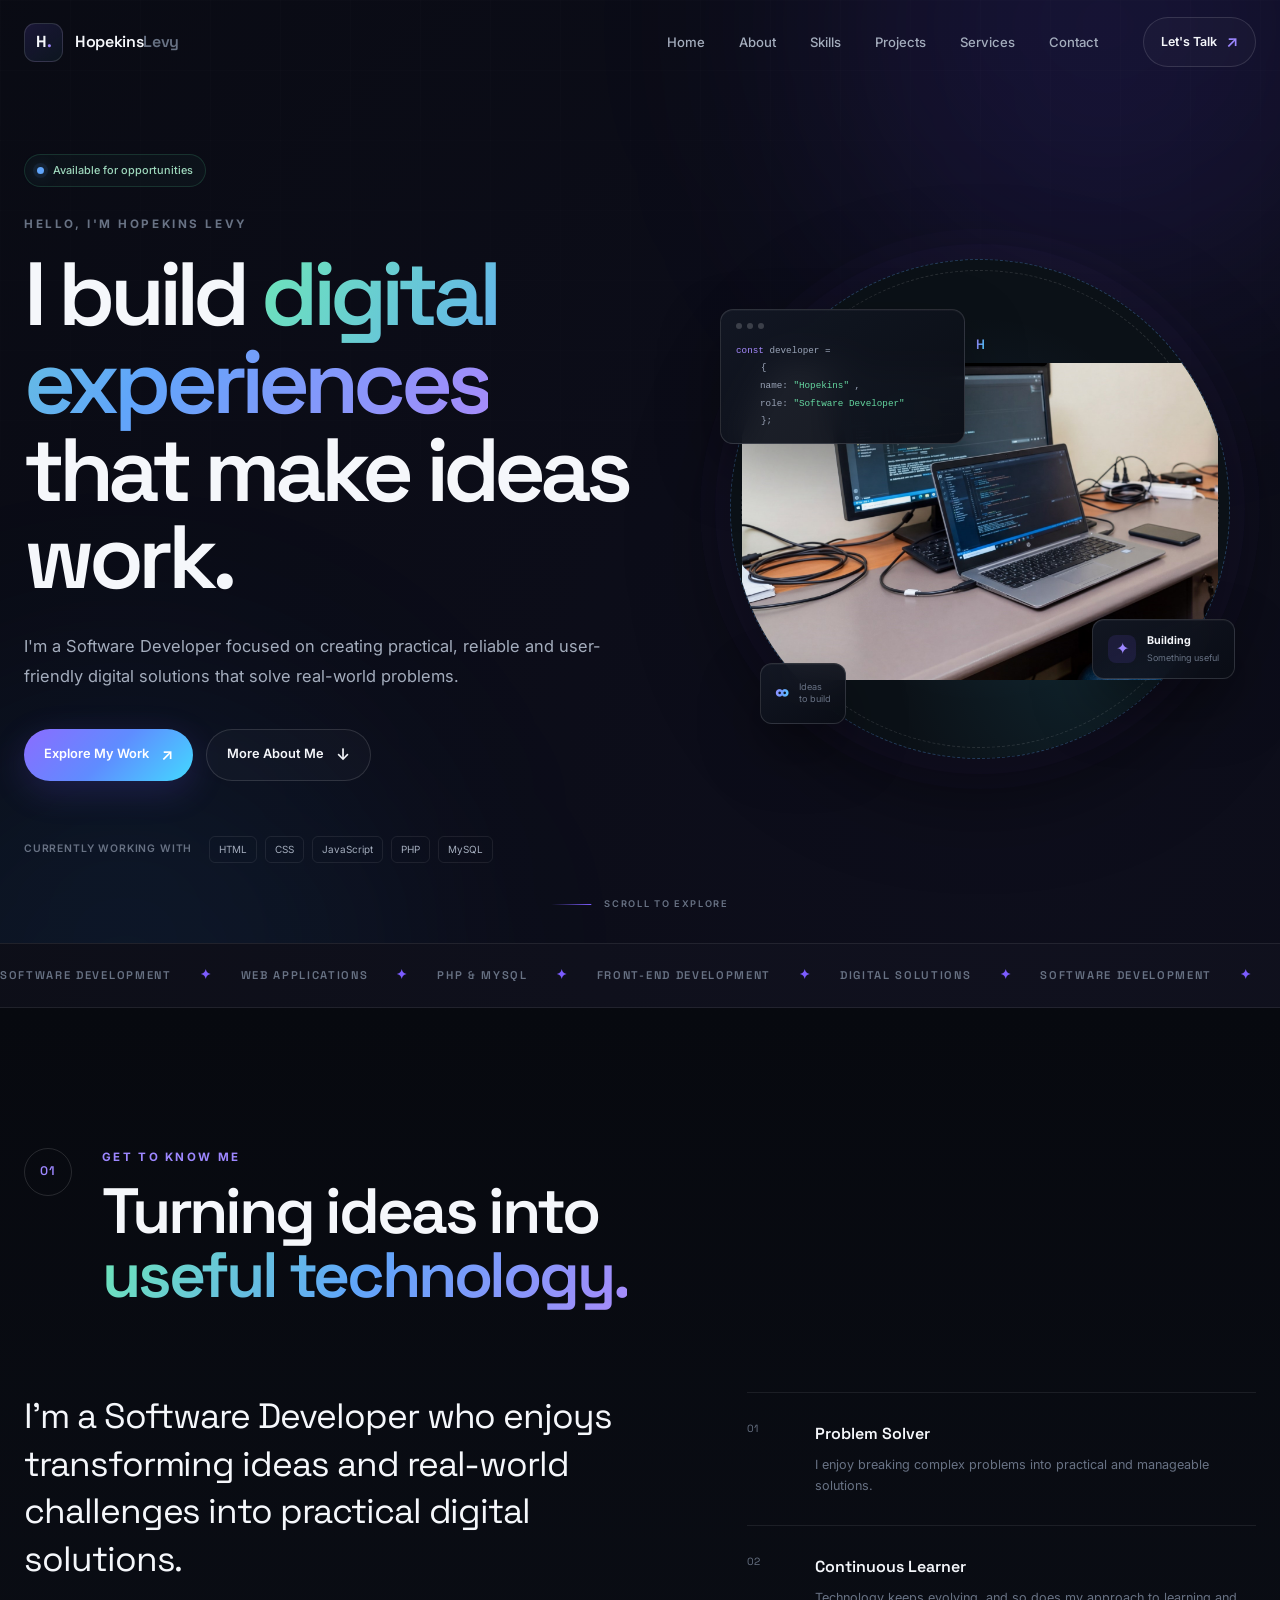
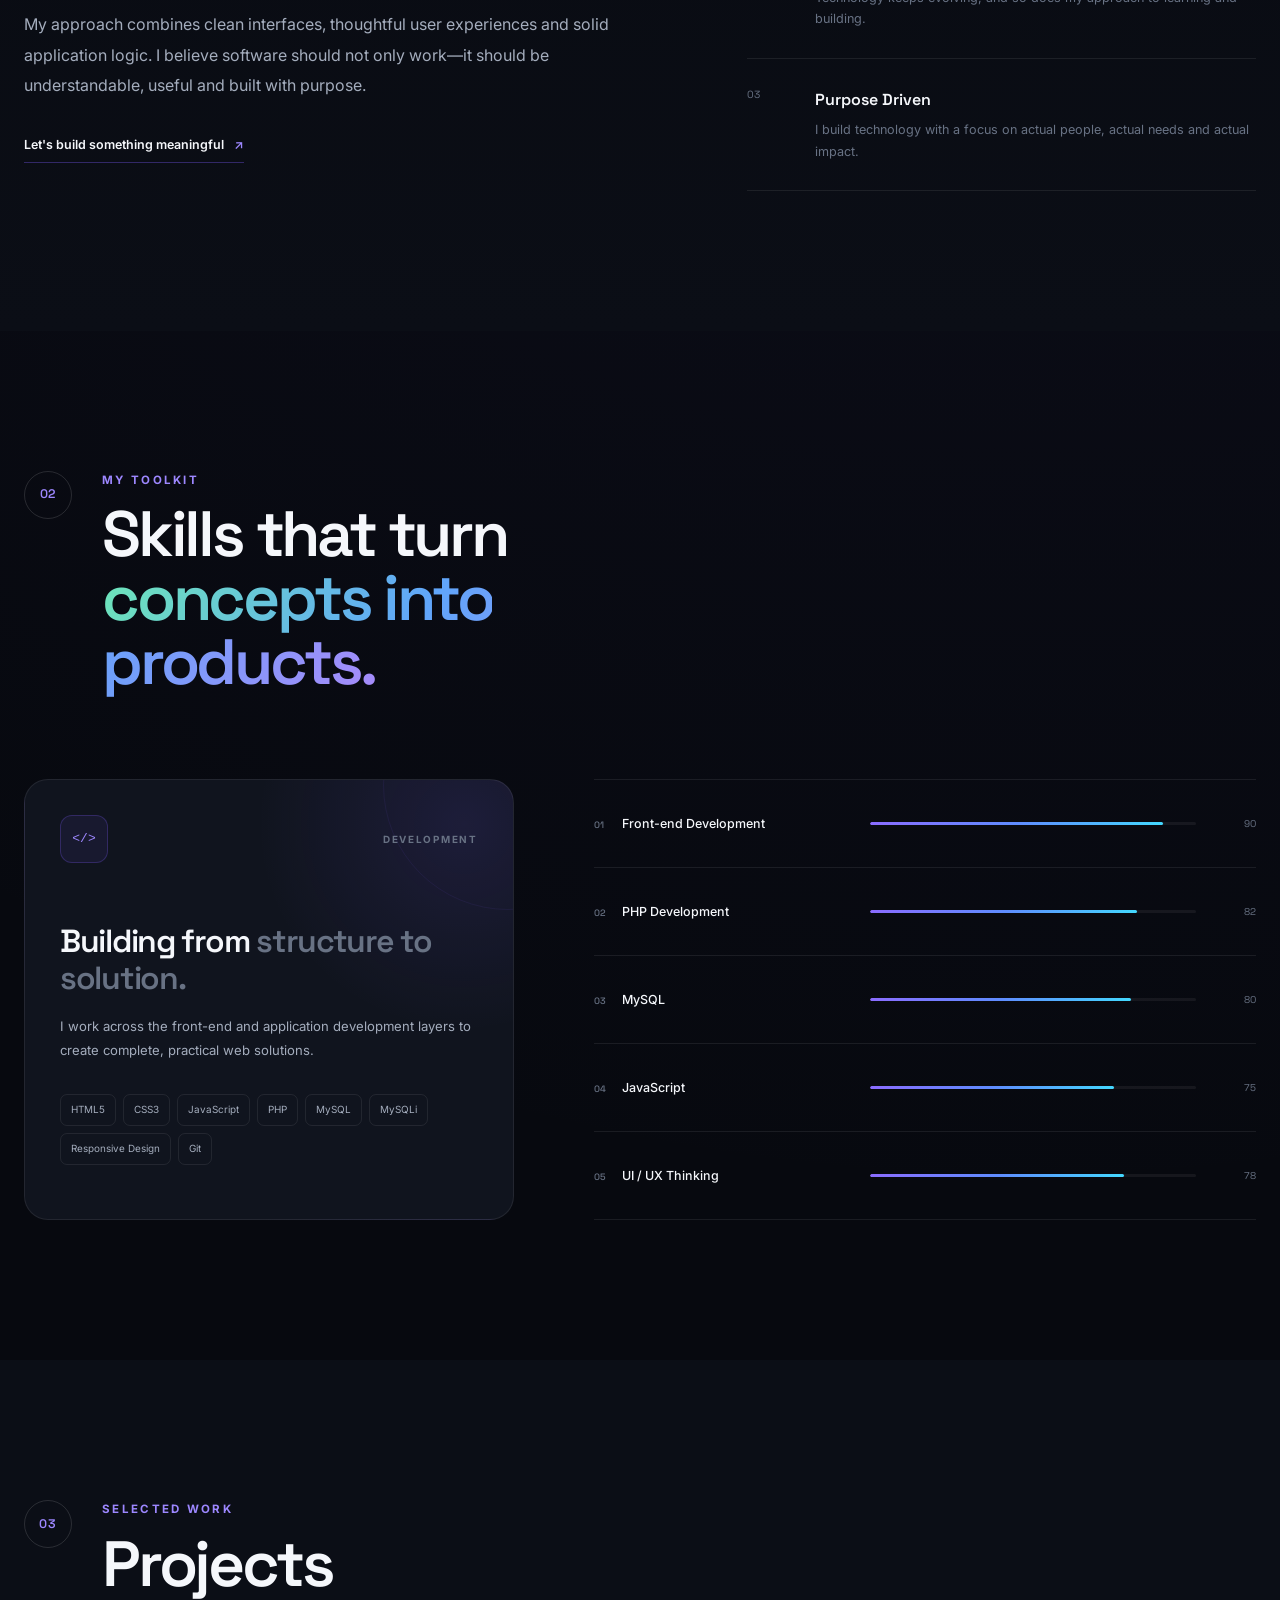
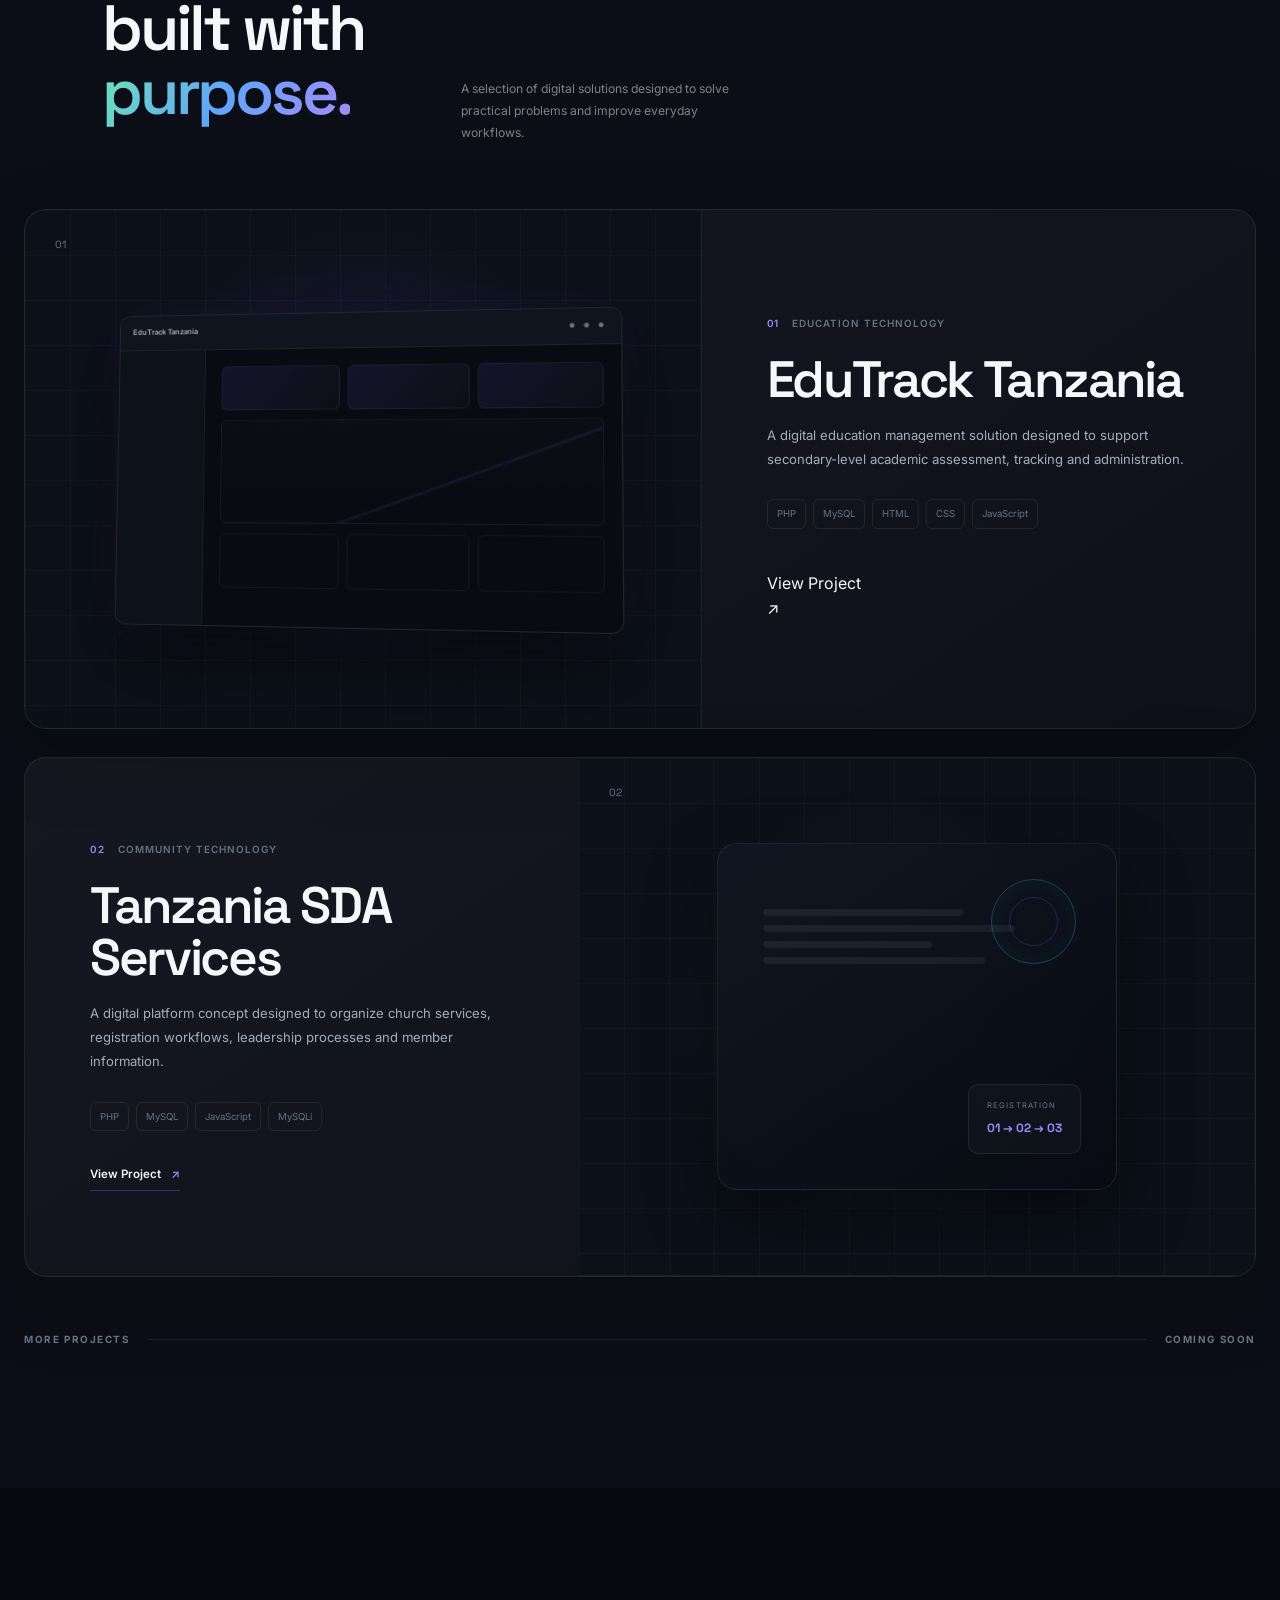
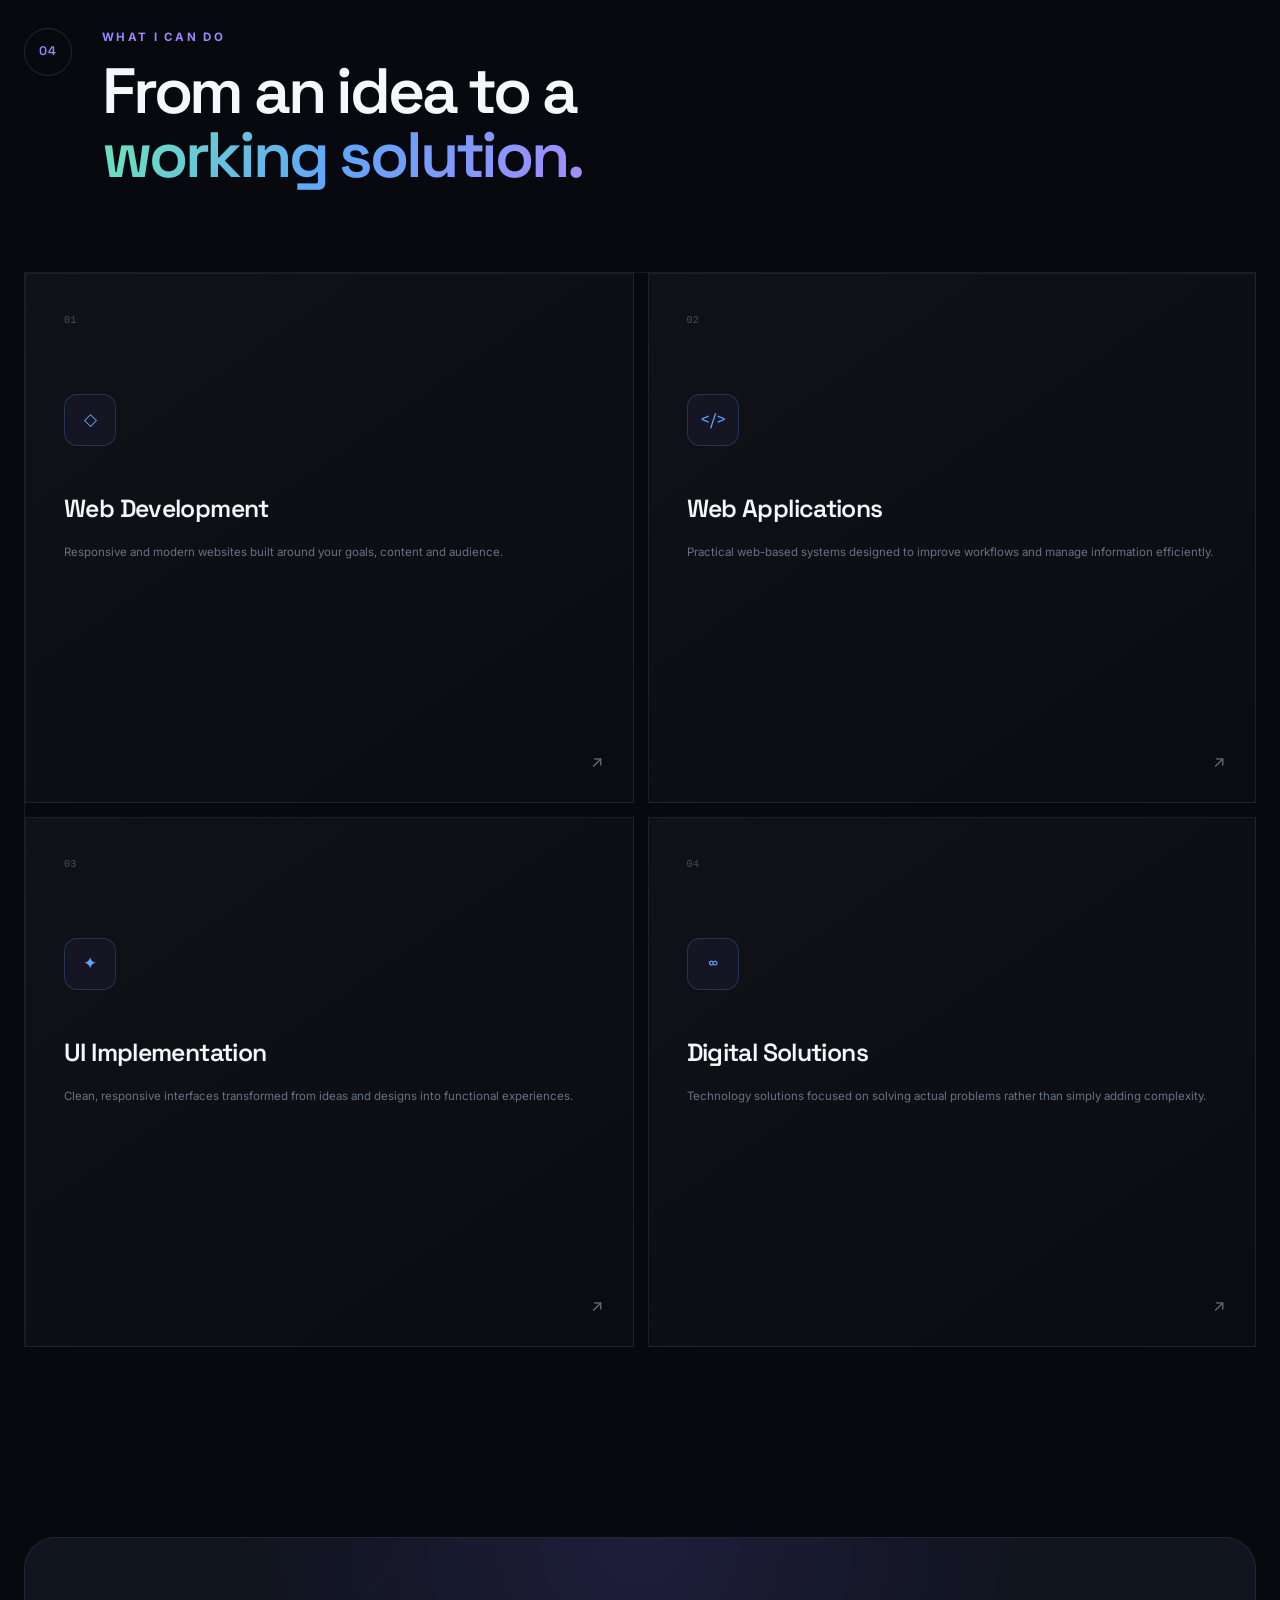
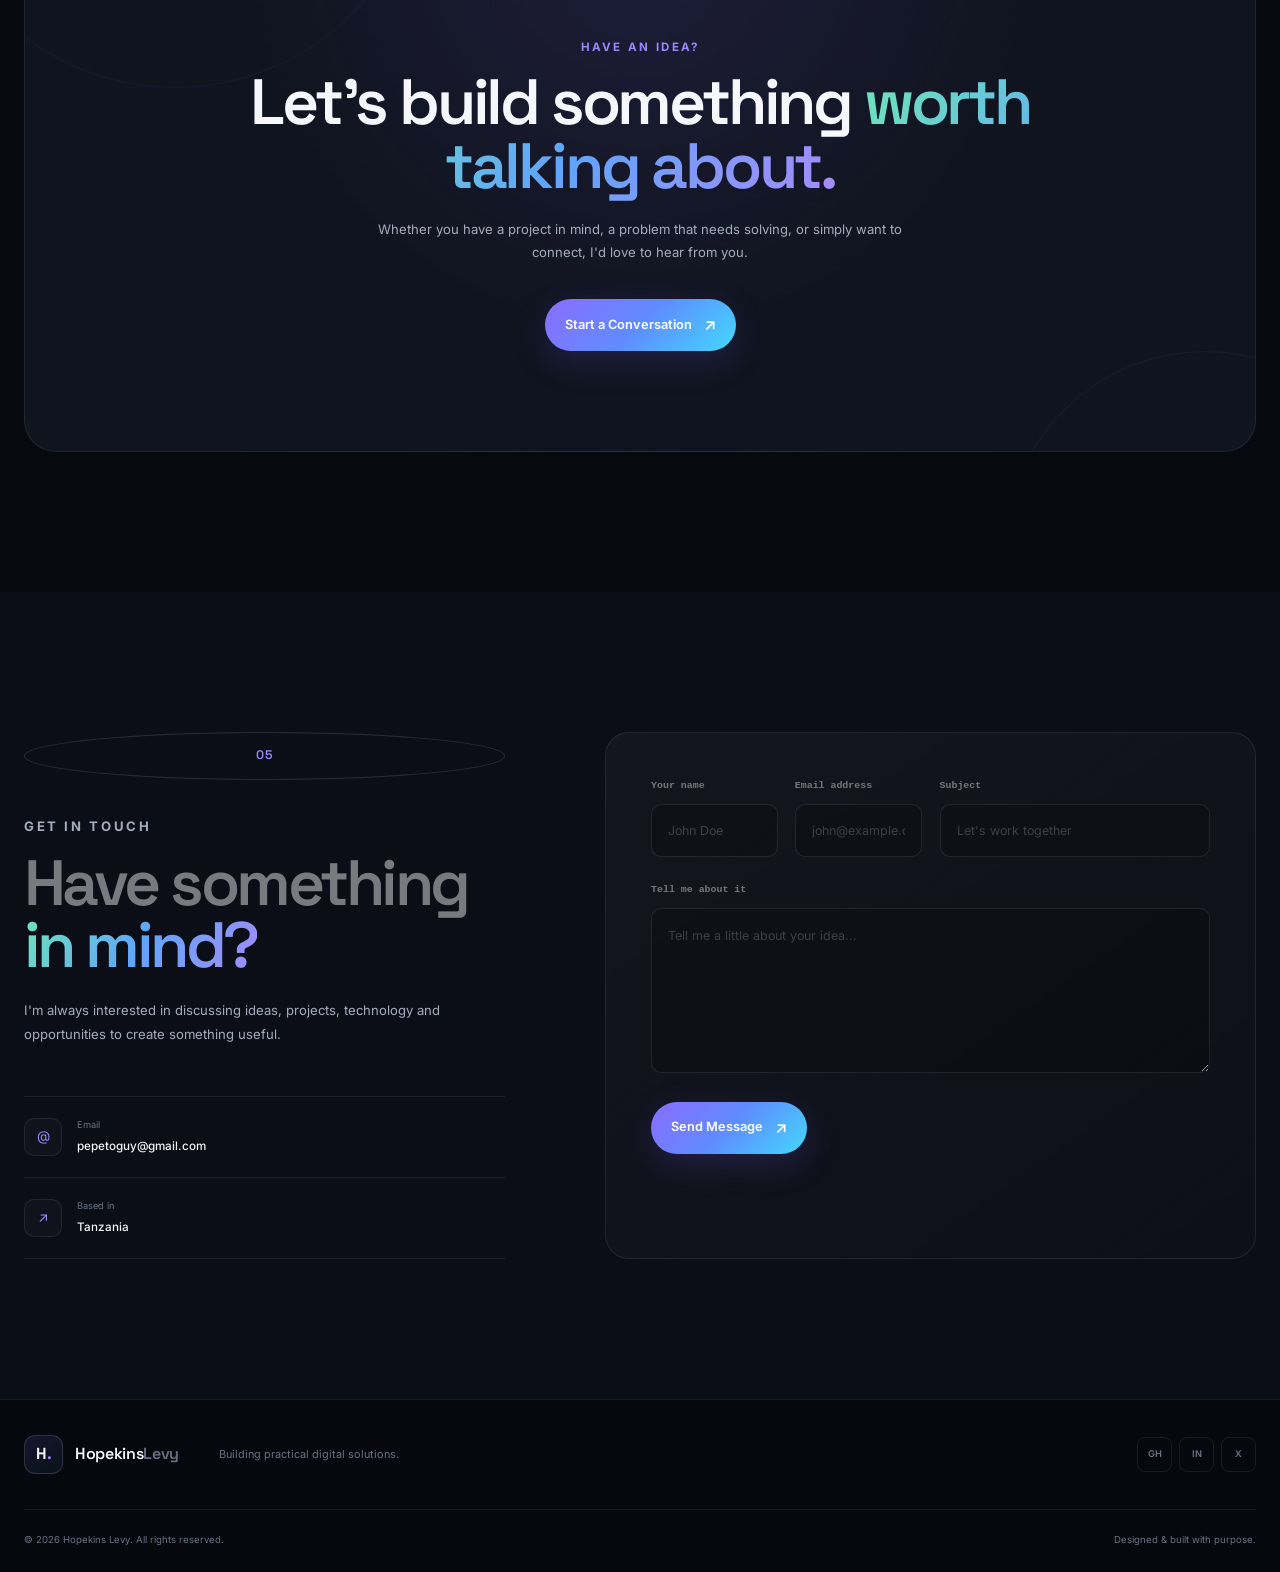
<file: index.html>
<!DOCTYPE html>
<html lang="en">
<head>
    <!-- =========================================================
         HOPEKINS LEVY — PERSONAL PORTFOLIO
         Front-end only | HTML5
         ========================================================= -->

    <meta charset="UTF-8">

    <!-- Responsive viewport -->
    <meta name="viewport" content="width=device-width, initial-scale=1.0">

    <!-- SEO -->
    <meta
        name="description"
        content="Hopekins Levy — Software Developer building practical digital solutions and modern web applications."
    >
    <meta
        name="keywords"
        content="Hopekins Levy, Software Developer, Web Developer, PHP Developer, Tanzania, Portfolio"
    >
    <meta name="author" content="Hopekins Levy">

    <!-- Browser theme -->
    <meta name="theme-color" content="#080b12">

    <!-- Open Graph / Social Sharing -->
    <meta property="og:title" content="Hopekins Levy | Software Developer">
    <meta
        property="og:description"
        content="Software Developer building practical digital solutions."
    >
    <meta property="og:type" content="website">

    <!-- Page title -->
    <title>Hopekins Levy | Software Developer</title>

    <!-- Google Fonts
         We will style these properly in style.css -->
    <link rel="preconnect" href="https://fonts.googleapis.com">
    <link rel="preconnect" href="https://fonts.gstatic.com" crossorigin>

    <link
        href="https://fonts.googleapis.com/css2?family=Inter:wght@400;500;600;700;800&family=Space+Grotesk:wght@400;500;600;700&display=swap"
        rel="stylesheet"
    >

    <!-- Main stylesheet -->
    <link rel="stylesheet" href="css/style.css">
</head>

<body>

    <!-- =========================================================
         PAGE LOADER
         ========================================================= -->
    <div class="page-loader" id="pageLoader" aria-hidden="true">
        <div class="loader-logo">
            <span>H</span>
        </div>
        <div class="loader-line"></div>
    </div>


    <!-- =========================================================
         HEADER / NAVIGATION
         ========================================================= -->
    <header class="site-header" id="siteHeader">

        <div class="container nav-container">

            <!-- Logo -->
            <a href="#home" class="brand" aria-label="Hopekins Levy Home">

                <span class="brand-mark">
                    H<span>.</span>
                </span>

                <span class="brand-name">
                    Hopekins<span>Levy</span>
                </span>

            </a>


            <!-- Desktop Navigation -->
            <nav class="main-nav" id="mainNav" aria-label="Main navigation">

                <a href="index.html" class="nav-link active">Home</a>

                <a href="about.html" class="nav-link">About</a>

                <a href="skills.html" class="nav-link">Skills</a>

                <a href="project.html" class="nav-link">Projects</a>

                <a href="services.html" class="nav-link">Services</a>

                <a href="contact.html" class="nav-link">Contact</a>

            </nav>


            <!-- Header actions -->
            <div class="nav-actions">

                <a href="#contact" class="nav-contact-button">
                    Let's Talk
                    <span class="button-arrow">↗</span>
                </a>


                <!-- Mobile menu button -->
                <button
                    class="menu-toggle"
                    id="menuToggle"
                    type="button"
                    aria-label="Open navigation menu"
                    aria-expanded="false"
                    aria-controls="mainNav"
                >
                    <span></span>
                    <span></span>
                    <span></span>
                </button>

            </div>

        </div>

    </header>



    <main>

        <!-- =====================================================
             HERO SECTION
             ===================================================== -->
        <section class="hero section" id="home">

            <!-- Decorative background -->
            <div class="hero-grid"></div>

            <div class="hero-glow hero-glow-one"></div>
            <div class="hero-glow hero-glow-two"></div>


            <div class="container hero-container">

                <!-- Hero content -->
                <div class="hero-content">

                    <div class="availability-badge reveal">

                        <span class="availability-dot"></span>

                        <span>
                            Available for opportunities
                        </span>

                    </div>


                    <p class="hero-kicker reveal">
                        HELLO, I'M HOPEKINS LEVY
                    </p>


                    <h1 class="hero-title reveal">

                        I build
                        <span class="gradient-text">digital experiences</span>
                        that make ideas work.

                    </h1>


                    <p class="hero-description reveal">

                        I'm a Software Developer focused on creating practical,
                        reliable and user-friendly digital solutions that solve
                        real-world problems.

                    </p>


                    <!-- Hero buttons -->
                    <div class="hero-actions reveal">

                        <a href="#projects" class="btn btn-primary">

                            <span>Explore My Work</span>

                            <span class="btn-icon">↗</span>

                        </a>


                        <a href="about.html" class="btn btn-secondary">

                            <span>More About Me</span>

                            <span class="btn-icon">↓</span>

                        </a>

                    </div>


                    <!-- Small tech statement -->
                    <div class="hero-tech reveal">

                        <span class="tech-label">Currently working with</span>

                        <div class="tech-stack-mini">

                            <span>HTML</span>
                            <span>CSS</span>
                            <span>JavaScript</span>
                            <span>PHP</span>
                            <span>MySQL</span>

                        </div>

                    </div>

                </div>


                <!-- Hero visual -->
                <div class="hero-visual reveal">

                    <div class="developer-orbit">

                        <div class="orbit orbit-one"></div>
                        <div class="orbit orbit-two"></div>
                        <div class="orbit orbit-three"></div>


                        <!-- Photo placeholder
                             Replace this later with your actual photo -->
                        <div class="profile-placeholder">

                            <div class="profile-placeholder-inner">

                                <span class="profile-initial">H</span>

                                <span class="profile-placeholder-text">
                                    <img src="assets/images/Inkedd9a501a10a88eda568b0026cb5ab6948_LI.jpg">
                                </span>

                            </div>

                        </div>


                        <!-- Floating code card -->
                        <div class="floating-card code-card">

                            <div class="code-card-header">

                                <span class="window-dot"></span>
                                <span class="window-dot"></span>
                                <span class="window-dot"></span>

                            </div>

                            <div class="code-content">

                                <span class="code-line">
                                    <span class="code-purple">const</span>
                                    developer =
                                </span>

                                <span class="code-line code-indent">
                                    {
                                </span>

                                <span class="code-line code-indent-two">
                                    name:
                                    <span class="code-green">
                                        "Hopekins"
                                    </span>,
                                </span>

                                <span class="code-line code-indent-two">
                                    role:
                                    <span class="code-green">
                                        "Software Developer"
                                    </span>
                                </span>

                                <span class="code-line code-indent">
                                    };
                                </span>

                            </div>

                        </div>


                        <!-- Floating status card -->
                        <div class="floating-card status-card">

                            <span class="status-icon">✦</span>

                            <div>
                                <strong>Building</strong>
                                <small>Something useful</small>
                            </div>

                        </div>


                        <!-- Floating experience card -->
                        <div class="floating-card project-count-card">

                            <strong>∞</strong>

                            <span>
                                Ideas<br>
                                to build
                            </span>

                        </div>

                    </div>

                </div>

            </div>


            <!-- Scroll indicator -->
            <a href="#about" class="scroll-indicator" aria-label="Scroll to About section">

                <span class="scroll-line"></span>

                <span class="scroll-text">
                    SCROLL TO EXPLORE
                </span>

            </a>

        </section>



        <!-- =====================================================
             MARQUEE / TECHNOLOGY STRIP
             ===================================================== -->
        <section class="tech-marquee" aria-label="Technologies">

            <div class="marquee-track">

                <span>SOFTWARE DEVELOPMENT</span>
                <span class="marquee-dot">✦</span>

                <span>WEB APPLICATIONS</span>
                <span class="marquee-dot">✦</span>

                <span>PHP & MYSQL</span>
                <span class="marquee-dot">✦</span>

                <span>FRONT-END DEVELOPMENT</span>
                <span class="marquee-dot">✦</span>

                <span>DIGITAL SOLUTIONS</span>
                <span class="marquee-dot">✦</span>

                <span>SOFTWARE DEVELOPMENT</span>
                <span class="marquee-dot">✦</span>

                <span>WEB APPLICATIONS</span>
                <span class="marquee-dot">✦</span>

            </div>

        </section>



        <!-- =====================================================
             ABOUT SECTION
             ===================================================== -->
        <section class="about section" id="about">

            <div class="container">

                <div class="section-heading reveal">

                    <div class="section-number">
                        01
                    </div>

                    <div>

                        <p class="section-label">
                            GET TO KNOW ME
                        </p>

                        <h2>
                            Turning ideas into
                            <span class="gradient-text">
                                useful technology.
                            </span>
                        </h2>

                    </div>

                </div>


                <div class="about-grid">

                    <!-- About introduction -->
                    <div class="about-intro reveal">

                        <p class="large-text">

                            I’m a Software Developer who enjoys transforming
                            ideas and real-world challenges into practical
                            digital solutions.

                        </p>

                        <p>

                            My approach combines clean interfaces, thoughtful
                            user experiences and solid application logic.
                            I believe software should not only work—it should
                            be understandable, useful and built with purpose.

                        </p>

                        <a href="#contact" class="text-link">

                            Let's build something meaningful

                            <span>↗</span>

                        </a>

                    </div>


                    <!-- About details -->
                    <div class="about-details reveal">

                        <div class="about-detail-card">

                            <span class="detail-number">
                                01
                            </span>

                            <div>

                                <h3>Problem Solver</h3>

                                <p>
                                    I enjoy breaking complex problems into
                                    practical and manageable solutions.
                                </p>

                            </div>

                        </div>


                        <div class="about-detail-card">

                            <span class="detail-number">
                                02
                            </span>

                            <div>

                                <h3>Continuous Learner</h3>

                                <p>
                                    Technology keeps evolving, and so does my
                                    approach to learning and building.
                                </p>

                            </div>

                        </div>


                        <div class="about-detail-card">

                            <span class="detail-number">
                                03
                            </span>

                            <div>

                                <h3>Purpose Driven</h3>

                                <p>
                                    I build technology with a focus on actual
                                    people, actual needs and actual impact.
                                </p>

                            </div>

                        </div>

                    </div>

                </div>

            </div>

        </section>



        <!-- =====================================================
             SKILLS SECTION
             ===================================================== -->
        <section class="skills section" id="skills">

            <div class="container">

                <div class="section-heading reveal">

                    <div class="section-number">
                        02
                    </div>

                    <div>

                        <p class="section-label">
                            MY TOOLKIT
                        </p>

                        <h2>
                            Skills that turn
                            <span class="gradient-text">
                                concepts into products.
                            </span>
                        </h2>

                    </div>

                </div>


                <div class="skills-layout">

                    <!-- Main skill -->
                    <div class="skills-feature reveal">

                        <div class="skill-feature-top">

                            <span class="skill-icon">&lt;/&gt;</span>

                            <span class="skill-category">
                                DEVELOPMENT
                            </span>

                        </div>

                        <h3>
                            Building from
                            <span>structure to solution.</span>
                        </h3>

                        <p>
                            I work across the front-end and application
                            development layers to create complete,
                            practical web solutions.
                        </p>


                        <div class="skill-tags">

                            <span>HTML5</span>
                            <span>CSS3</span>
                            <span>JavaScript</span>
                            <span>PHP</span>
                            <span>MySQL</span>
                            <span>MySQLi</span>
                            <span>Responsive Design</span>
                            <span>Git</span>

                        </div>

                    </div>


                    <!-- Skills list -->
                    <div class="skills-list reveal">

                        <div class="skill-row">

                            <div class="skill-name">
                                <span>01</span>
                                Front-end Development
                            </div>

                            <div class="skill-line">
                                <span style="--skill: 90%;"></span>
                            </div>

                            <span class="skill-percent">
                                90
                            </span>

                        </div>


                        <div class="skill-row">

                            <div class="skill-name">
                                <span>02</span>
                                PHP Development
                            </div>

                            <div class="skill-line">
                                <span style="--skill: 82%;"></span>
                            </div>

                            <span class="skill-percent">
                                82
                            </span>

                        </div>


                        <div class="skill-row">

                            <div class="skill-name">
                                <span>03</span>
                                MySQL
                            </div>

                            <div class="skill-line">
                                <span style="--skill: 80%;"></span>
                            </div>

                            <span class="skill-percent">
                                80
                            </span>

                        </div>


                        <div class="skill-row">

                            <div class="skill-name">
                                <span>04</span>
                                JavaScript
                            </div>

                            <div class="skill-line">
                                <span style="--skill: 75%;"></span>
                            </div>

                            <span class="skill-percent">
                                75
                            </span>

                        </div>


                        <div class="skill-row">

                            <div class="skill-name">
                                <span>05</span>
                                UI / UX Thinking
                            </div>

                            <div class="skill-line">
                                <span style="--skill: 78%;"></span>
                            </div>

                            <span class="skill-percent">
                                78
                            </span>

                        </div>

                    </div>

                </div>

            </div>

        </section>



        <!-- =====================================================
             PROJECTS SECTION
             ===================================================== -->
        <section class="projects section" id="projects">

            <div class="container">

                <div class="section-heading section-heading-between reveal">

                    <div class="section-heading-left">

                        <div class="section-number">
                            03
                        </div>

                        <div>

                            <p class="section-label">
                                SELECTED WORK
                            </p>

                            <h2>
                                Projects built with
                                <span class="gradient-text">
                                    purpose.
                                </span>
                            </h2>

                        </div>

                    </div>


                    <p class="section-side-description">
                        A selection of digital solutions designed to solve
                        practical problems and improve everyday workflows.
                    </p>

                </div>


                <!-- Featured project -->
                <article class="project-card project-featured reveal">

                    <div class="project-visual">

                        <div class="project-number">
                            01
                        </div>

                        <div class="project-screen edutrack-preview">

                            <div class="preview-topbar">

                                <span class="preview-brand">
                                    EduTrack Tanzania
                                </span>

                                <span class="preview-menu">
                                    ● ● ●
                                </span>

                            </div>

                            <div class="preview-content">

                                <div class="preview-sidebar"></div>

                                <div class="preview-dashboard">

                                    <div class="preview-stat-row">

                                        <span></span>
                                        <span></span>
                                        <span></span>

                                    </div>

                                    <div class="preview-chart"></div>

                                    <div class="preview-cards">

                                        <span></span>
                                        <span></span>
                                        <span></span>

                                    </div>

                                </div>

                            </div>

                        </div>

                    </div>


                    <div class="project-content">

                        <div class="project-meta">

                            <span>01</span>
                            <span>Education Technology</span>

                        </div>

                        <h3>
                            EduTrack Tanzania
                        </h3>

                        <p>
                            A digital education management solution designed
                            to support secondary-level academic assessment,
                            tracking and administration.
                        </p>

                        <div class="project-tech">

                            <span>PHP</span>
                            <span>MySQL</span>
                            <span>HTML</span>
                            <span>CSS</span>
                            <span>JavaScript</span>

                        </div>

                        <a href="project-details.html?project=edutrack" class="project-link"></a>

                            View Project

                            <span>↗</span>

                        </a>

                    </div>

                </article>



                <!-- Second project -->
                <article class="project-card project-secondary reveal">

                    <div class="project-content">

                        <div class="project-meta">

                            <span>02</span>
                            <span>Community Technology</span>

                        </div>

                        <h3>
                            Tanzania SDA Services
                        </h3>

                        <p>
                            A digital platform concept designed to organize
                            church services, registration workflows,
                            leadership processes and member information.
                        </p>

                        <div class="project-tech">

                            <span>PHP</span>
                            <span>MySQL</span>
                            <span>JavaScript</span>
                            <span>MySQLi</span>

                        </div>

                      <a href="project-details.html?project=tanzania-sda-services" class="project-link">

                            View Project

                            <span>↗</span>

                        </a>

                    </div>


                    <div class="project-visual project-visual-alt">

                        <div class="project-number">
                            02
                        </div>

                        <div class="abstract-project-ui">

                            <div class="ui-circle"></div>

                            <div class="ui-lines">

                                <span></span>
                                <span></span>
                                <span></span>
                                <span></span>

                            </div>

                            <div class="ui-card">

                                <small>
                                    REGISTRATION
                                </small>

                                <strong>
                                    01 → 02 → 03
                                </strong>

                            </div>

                        </div>

                    </div>

                </article>



                <!-- More projects placeholder -->
                <div class="projects-more reveal">

                    <span>
                        MORE PROJECTS
                    </span>

                    <span class="projects-more-line"></span>

                    <span>
                        COMING SOON
                    </span>

                </div>

            </div>

        </section>



        <!-- =====================================================
             SERVICES SECTION
             ===================================================== -->
        <section class="services section" id="services">

            <div class="container">

                <div class="section-heading reveal">

                    <div class="section-number">
                        04
                    </div>

                    <div>

                        <p class="section-label">
                            WHAT I CAN DO
                        </p>

                        <h2>
                            From an idea to a
                            <span class="gradient-text">
                                working solution.
                            </span>
                        </h2>

                    </div>

                </div>


                <div class="services-grid">

                    <article class="service-card reveal">

                        <span class="service-number">
                            01
                        </span>

                        <div class="service-icon">
                            ◇
                        </div>

                        <h3>
                            Web Development
                        </h3>

                        <p>
                            Responsive and modern websites built around
                            your goals, content and audience.
                        </p>

                        <span class="service-arrow">
                            ↗
                        </span>

                    </article>


                    <article class="service-card reveal">

                        <span class="service-number">
                            02
                        </span>

                        <div class="service-icon">
                            &lt;/&gt;
                        </div>

                        <h3>
                            Web Applications
                        </h3>

                        <p>
                            Practical web-based systems designed to improve
                            workflows and manage information efficiently.
                        </p>

                        <span class="service-arrow">
                            ↗
                        </span>

                    </article>


                    <article class="service-card reveal">

                        <span class="service-number">
                            03
                        </span>

                        <div class="service-icon">
                            ✦
                        </div>

                        <h3>
                            UI Implementation
                        </h3>

                        <p>
                            Clean, responsive interfaces transformed from
                            ideas and designs into functional experiences.
                        </p>

                        <span class="service-arrow">
                            ↗
                        </span>

                    </article>


                    <article class="service-card reveal">

                        <span class="service-number">
                            04
                        </span>

                        <div class="service-icon">
                            ∞
                        </div>

                        <h3>
                            Digital Solutions
                        </h3>

                        <p>
                            Technology solutions focused on solving actual
                            problems rather than simply adding complexity.
                        </p>

                        <span class="service-arrow">
                            ↗
                        </span>

                    </article>

                </div>

            </div>

        </section>



        <!-- =====================================================
             CTA SECTION
             ===================================================== -->
        <section class="cta-section section">

            <div class="container">

                <div class="cta-box reveal">

                    <div class="cta-decoration cta-decoration-one"></div>
                    <div class="cta-decoration cta-decoration-two"></div>

                    <p class="section-label">
                        HAVE AN IDEA?
                    </p>

                    <h2>
                        Let's build something
                        <span class="gradient-text">
                            worth talking about.
                        </span>
                    </h2>

                    <p>
                        Whether you have a project in mind, a problem that
                        needs solving, or simply want to connect, I'd love
                        to hear from you.
                    </p>

                    <a href="#contact" class="btn btn-primary">

                        <span>Start a Conversation</span>

                        <span class="btn-icon">↗</span>

                    </a>

                </div>

            </div>

        </section>



        <!-- =====================================================
             CONTACT SECTION
             ===================================================== -->
        <section class="contact section" id="contact">

            <div class="container">

                <div class="contact-grid">

                    <!-- Contact introduction -->
                    <div class="contact-intro reveal">

                        <div class="section-number">
                            05
                        </div>

                        <p class="section-label">
                            GET IN TOUCH
                        </p>

                        <h2>
                            Have something
                            <span class="gradient-text">
                                in mind?
                            </span>
                        </h2>

                        <p>
                            I'm always interested in discussing ideas,
                            projects, technology and opportunities to
                            create something useful.
                        </p>


                        <div class="contact-details">

                            <a href="mailto:pepetoguy@gmail.com" class="contact-detail">

                                <span class="contact-detail-icon">
                                    @
                                </span>

                                <span>

                                    <small>Email</small>

                                    <strong>
                                        pepetoguy@gmail.com
                                    </strong>

                                </span>

                            </a>


                            <div class="contact-detail">

                                <span class="contact-detail-icon">
                                    ↗
                                </span>

                                <span>

                                    <small>Based in</small>

                                    <strong>
                                        Tanzania
                                    </strong>

                                </span>

                            </div>

                        </div>

                    </div>


                    <!-- Contact form -->
                    <div class="contact-form-wrapper reveal">

                        <!--
                            FRONT-END ONLY

                            This form currently has no backend.
                            JavaScript will later handle the interaction
                            and we can connect it to an email service if
                            you decide to do so.
                        -->

                        <form class="contact-form" id="contactForm">

                            <div class="form-row">

                                <div class="form-group">

                                    <label for="name">
                                        Your name
                                    </label>

                                    <input
                                        type="text"
                                        id="name"
                                        name="name"
                                        placeholder="John Doe"
                                        autocomplete="name"
                                        required
                                    >

                                </div>


                                <div class="form-group">

                                    <label for="email">
                                        Email address
                                    </label>

                                    <input
                                        type="email"
                                        id="email"
                                        name="email"
                                        placeholder="john@example.com"
                                        autocomplete="email"
                                        required
                                    >

                                </div>

                            </div>


                            <div class="form-group">

                                <label for="subject">
                                    Subject
                                </label>

                                <input
                                    type="text"
                                    id="subject"
                                    name="subject"
                                    placeholder="Let's work together"
                                    required
                                >

                            </div>


                            <div class="form-group">

                                <label for="message">
                                    Tell me about it
                                </label>

                                <textarea
                                    id="message"
                                    name="message"
                                    rows="6"
                                    placeholder="Tell me a little about your idea..."
                                    required
                                ></textarea>

                            </div>


                            <button
                                type="submit"
                                class="btn btn-primary form-submit"
                            >

                                <span>
                                    Send Message
                                </span>

                                <span class="btn-icon">
                                    ↗
                                </span>

                            </button>


                            <p
                                class="form-status"
                                id="formStatus"
                                aria-live="polite"
                            ></p>

                        </form>

                    </div>

                </div>

            </div>

        </section>

    </main>



    <!-- =========================================================
         FOOTER
         ========================================================= -->
    <footer class="site-footer">

        <div class="container">

            <div class="footer-top">

                <a href="#home" class="brand footer-brand">

                    <span class="brand-mark">
                        H<span>.</span>
                    </span>

                    <span class="brand-name">
                        Hopekins<span>Levy</span>
                    </span>

                </a>


                <p>
                    Building practical digital solutions.
                </p>


                <div class="footer-socials">

                    <a href="#" aria-label="GitHub">
                        GH
                    </a>

                    <a href="#" aria-label="LinkedIn">
                        IN
                    </a>

                    <a href="#" aria-label="Twitter / X">
                        X
                    </a>

                </div>

            </div>


            <div class="footer-bottom">

                <p>
                    © <span id="currentYear">2026</span>
                    Hopekins Levy. All rights reserved.
                </p>

                <p>
                    Designed & built with purpose.
                </p>

            </div>

        </div>

    </footer>



    <!-- Back to top -->
    <a
        href="#home"
        class="back-to-top"
        id="backToTop"
        aria-label="Back to top"
    >
        ↑
    </a>



    <!-- Main JavaScript -->
    <script src="js/script.js"></script>

</body>
</html>
</file>
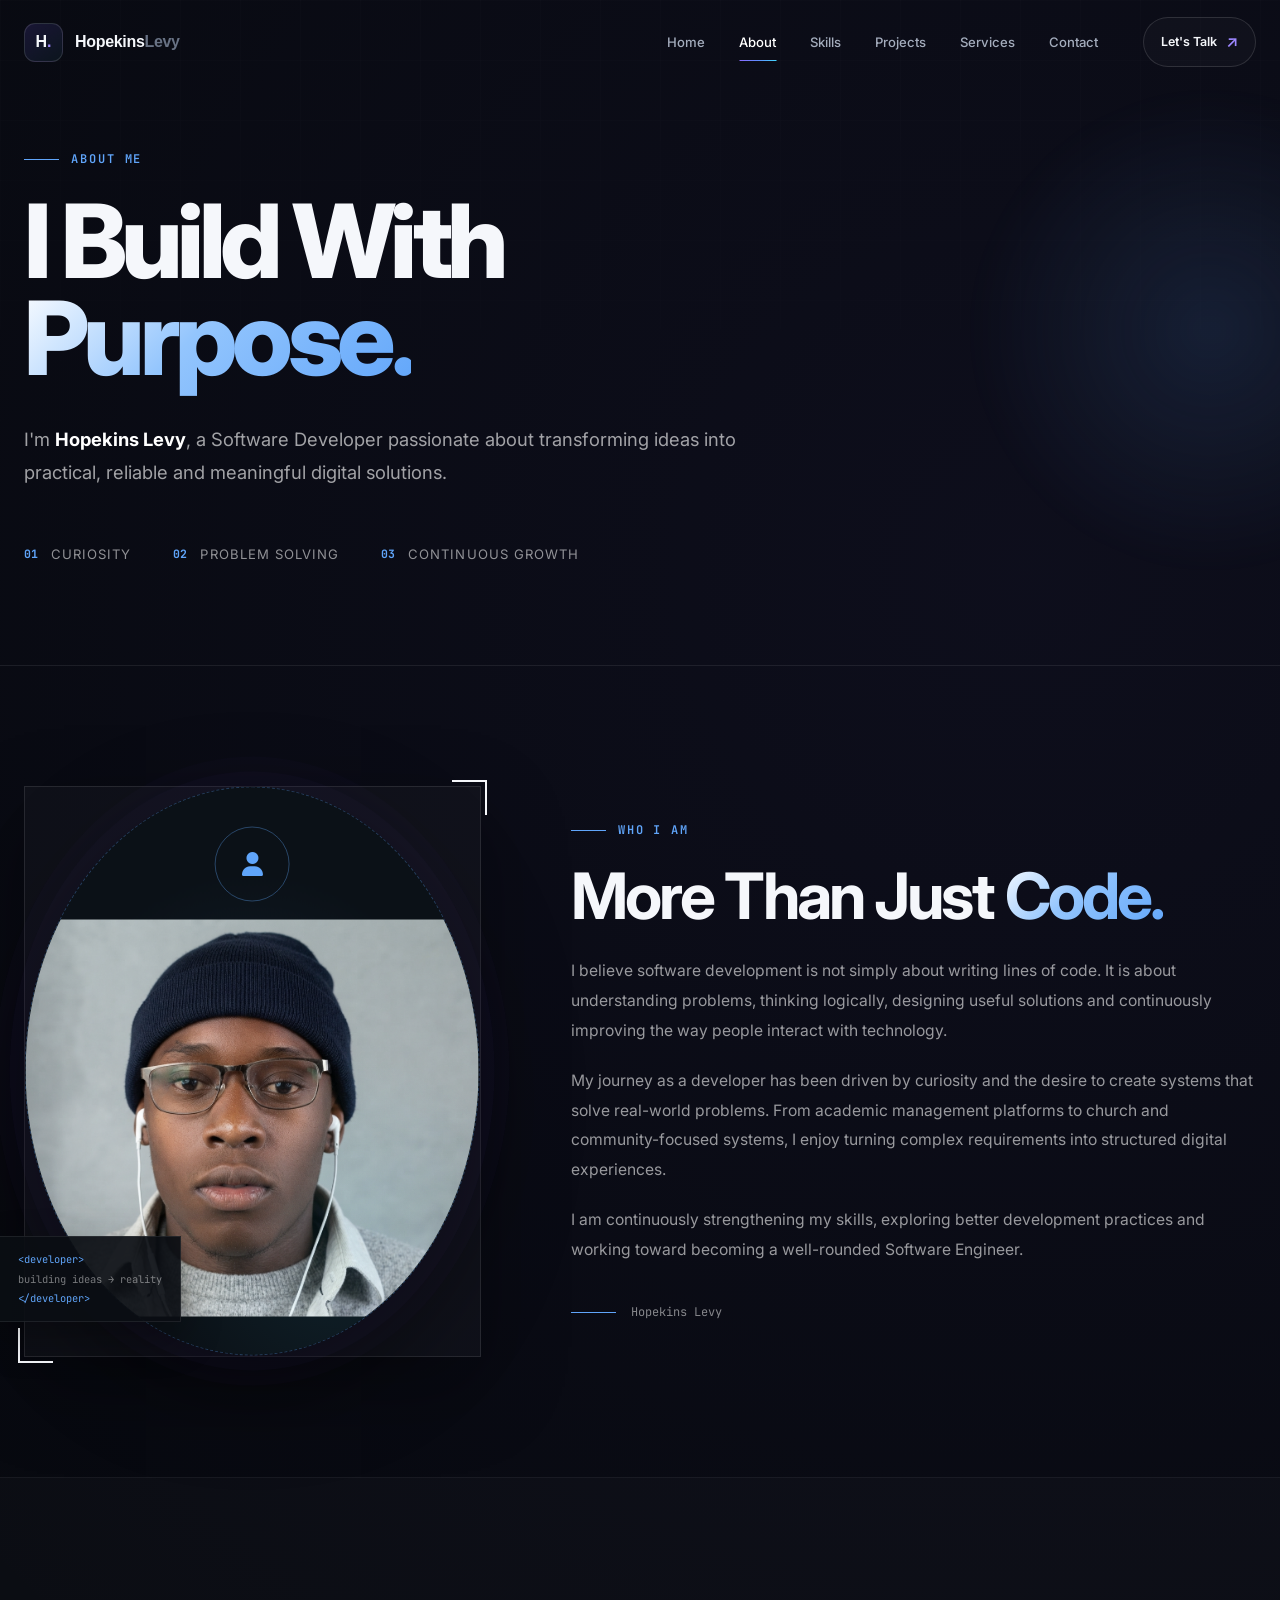
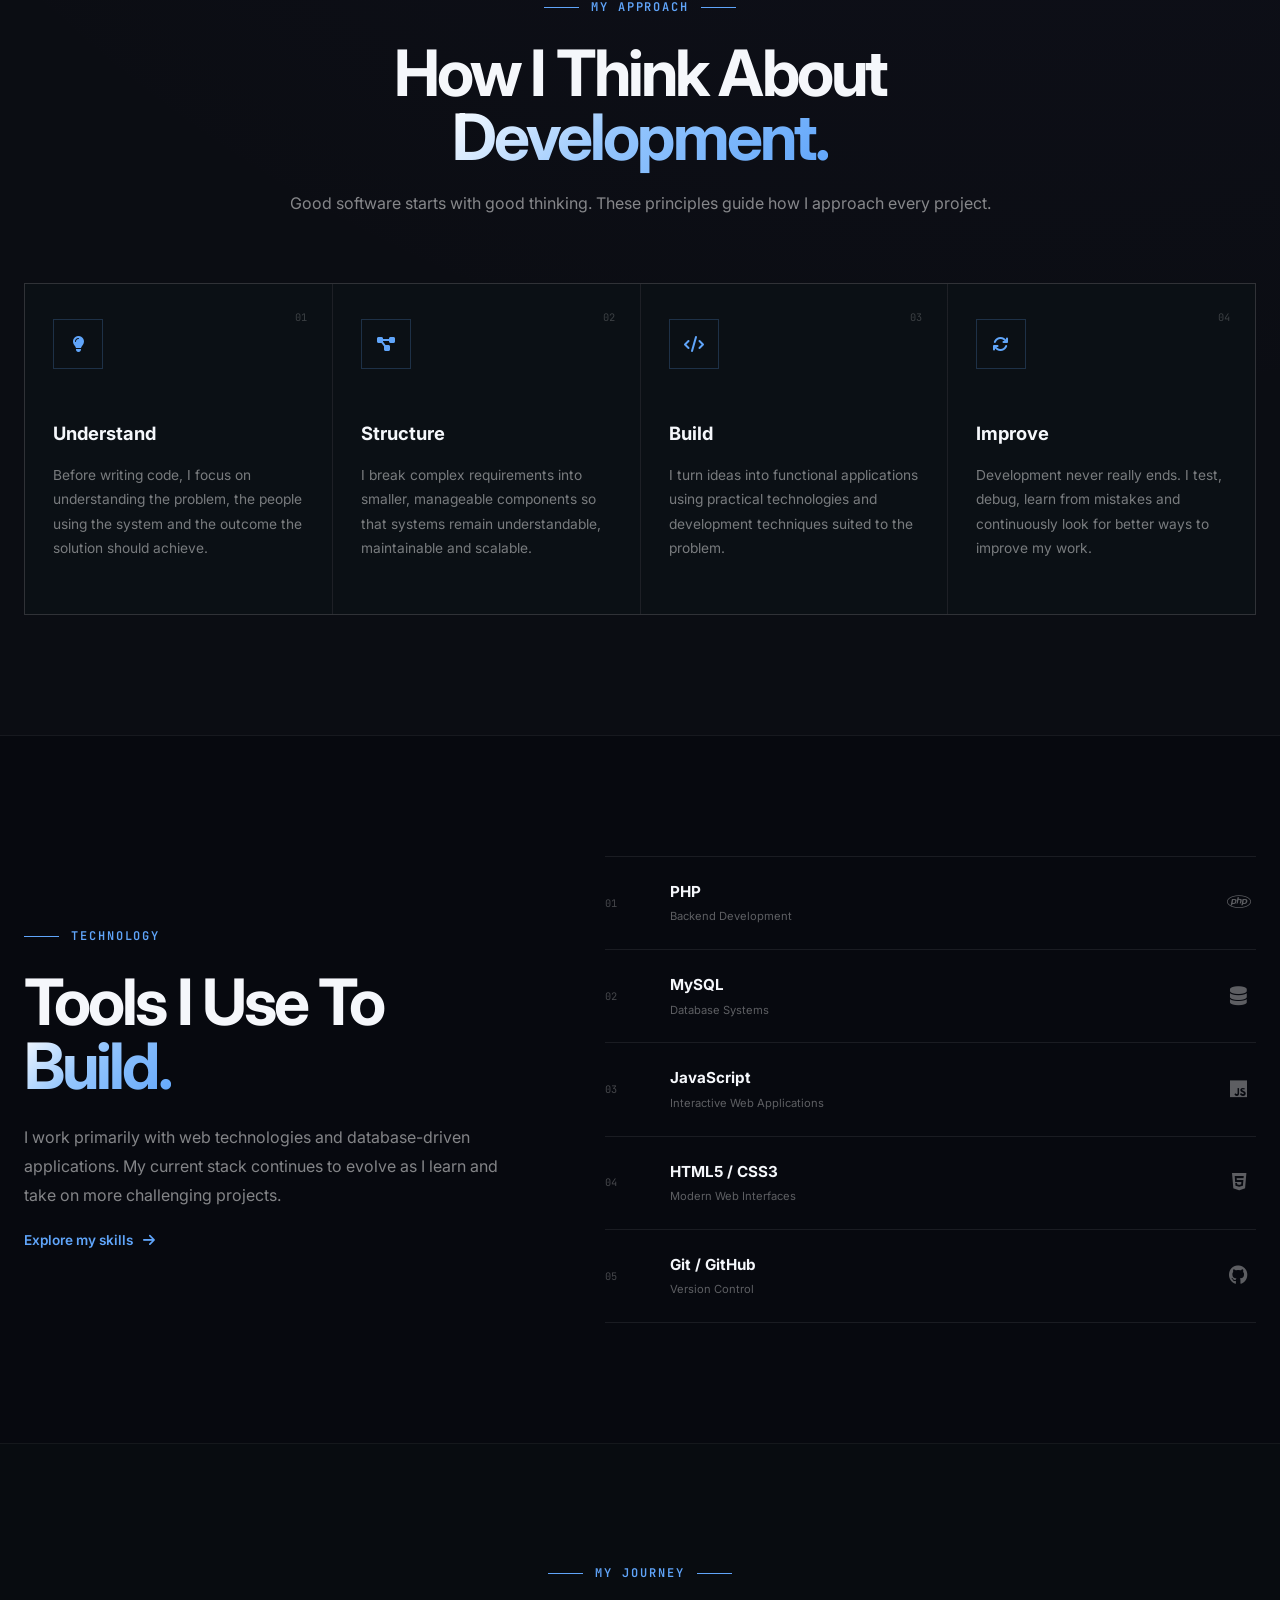
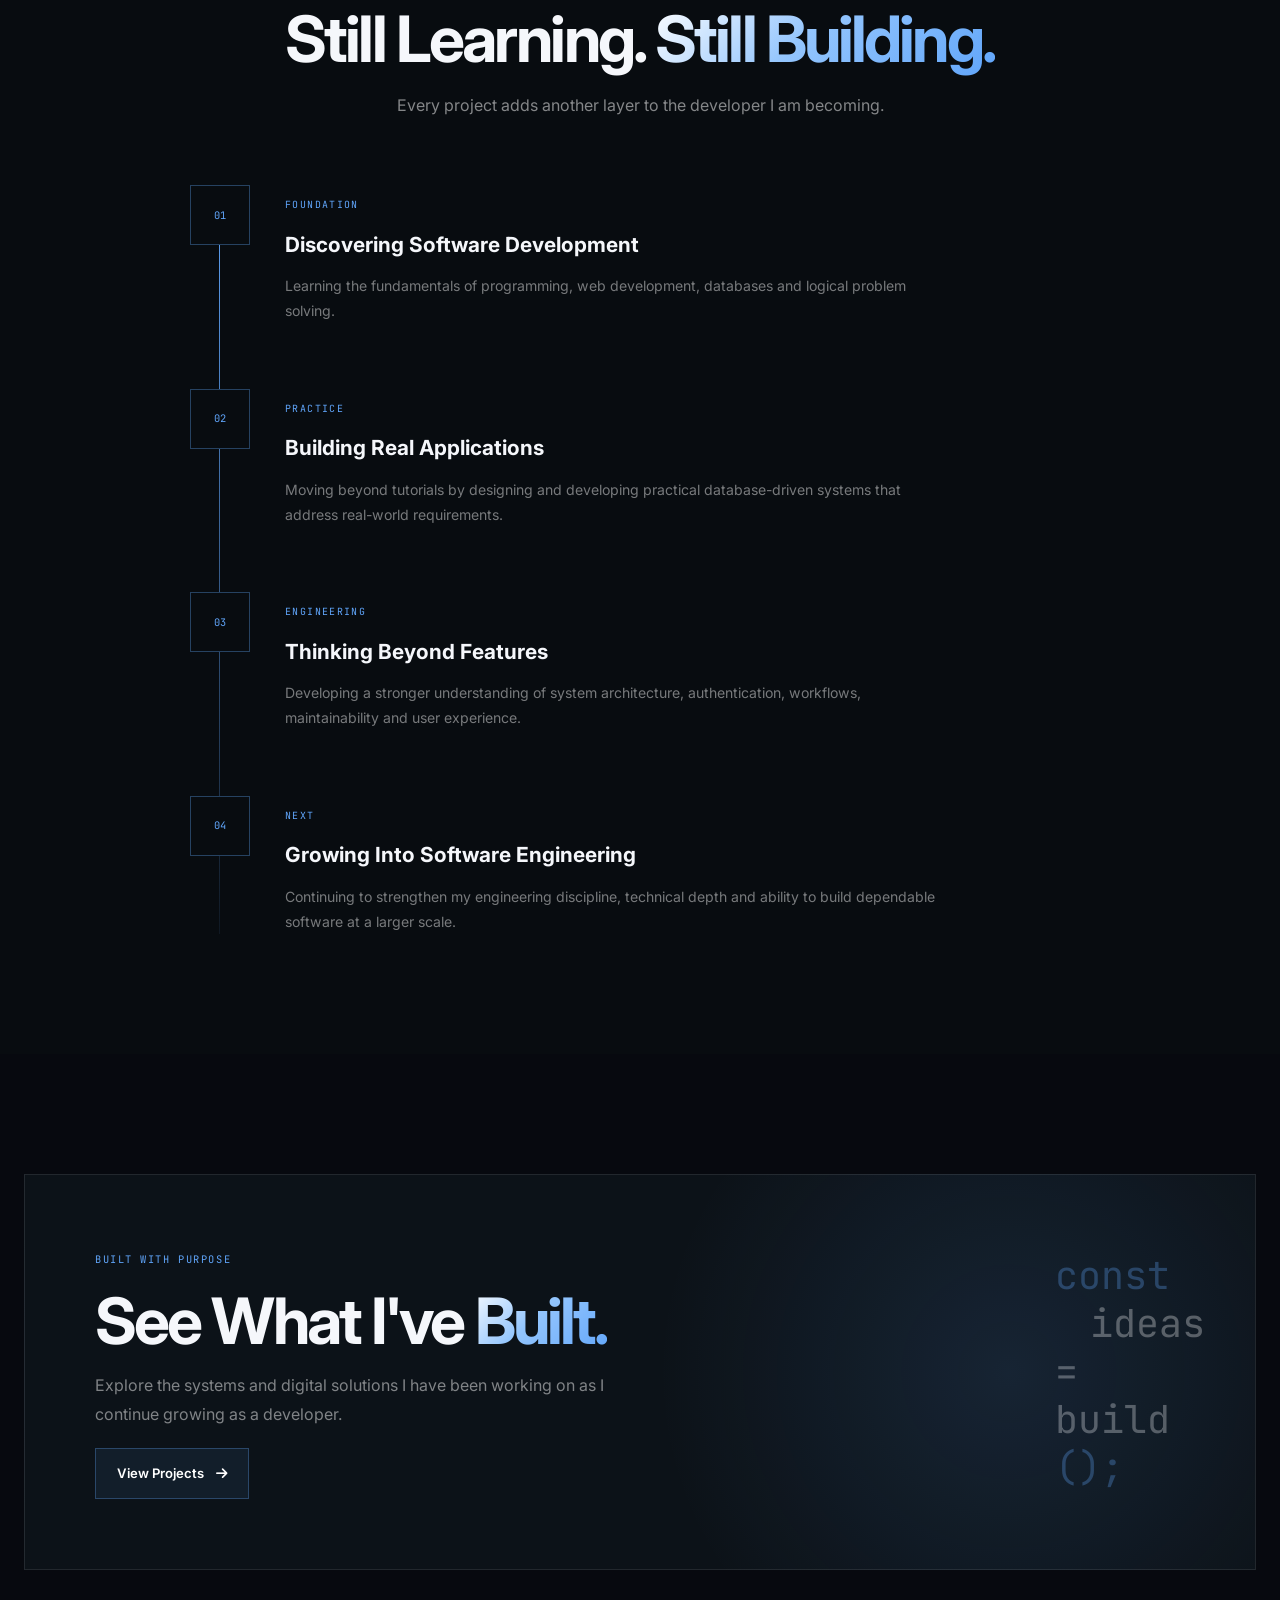
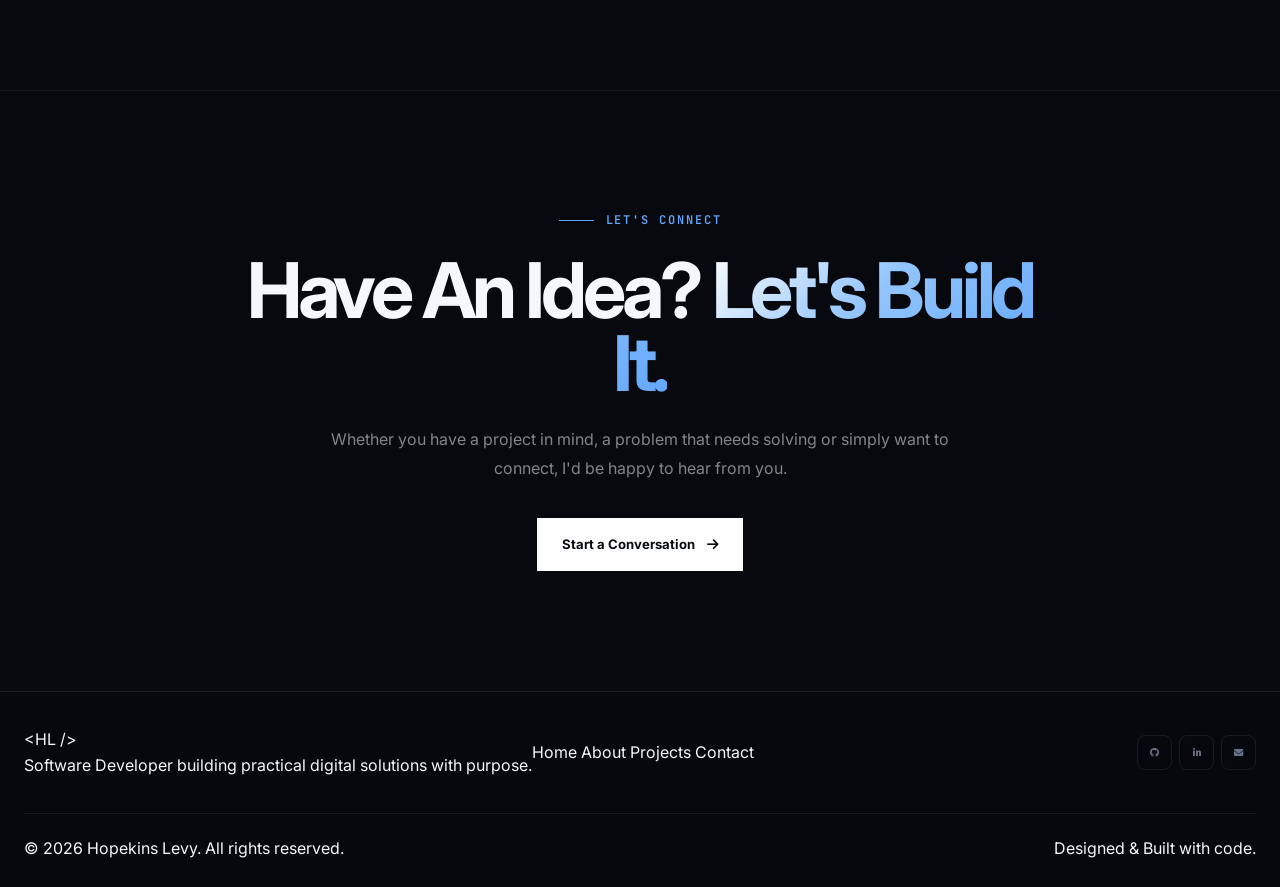
<file: about.html>
<!DOCTYPE html>
<html lang="en">
<head>
    <meta charset="UTF-8">
    <meta name="viewport" content="width=device-width, initial-scale=1.0">

    <meta
        name="description"
        content="About Hopekins Levy — Software Developer focused on building modern, practical and meaningful digital solutions."
    >

    <meta name="author" content="Hopekins Levy">

    <title>About Me | Hopekins Levy</title>

    <!-- Google Fonts -->
    <link rel="preconnect" href="https://fonts.googleapis.com">
    <link rel="preconnect" href="https://fonts.gstatic.com" crossorigin>

    <link
        href="https://fonts.googleapis.com/css2?family=Inter:wght@400;500;600;700;800&family=JetBrains+Mono:wght@400;500;600&display=swap"
        rel="stylesheet"
    >

    <!-- Font Awesome -->
    <link
        rel="stylesheet"
        href="https://cdnjs.cloudflare.com/ajax/libs/font-awesome/6.5.2/css/all.min.css"
    >

    <!-- Main Styles -->
    <link rel="stylesheet" href="css/style.css">
</head>

<body>
<!-- =========================================================
         HEADER / NAVIGATION
         ========================================================= -->
    <header class="site-header" id="siteHeader">

        <div class="container nav-container">

            <!-- Logo -->
            <a href="#home" class="brand" aria-label="Hopekins Levy Home">

                <span class="brand-mark">
                    H<span>.</span>
                </span>

                <span class="brand-name">
                    Hopekins<span>Levy</span>
                </span>

            </a>


            <!-- Desktop Navigation -->
            <nav class="main-nav" id="mainNav" aria-label="Main navigation">

                <a href="index.html" class="nav-link">Home</a>

                <a href="about.html" class="nav-link active">About</a>

                <a href="skills.html" class="nav-link">Skills</a>

                <a href="project.html" class="nav-link">Projects</a>

                <a href="services.html" class="nav-link">Services</a>

                <a href="contact.html" class="nav-link">Contact</a>

            </nav>


            <!-- Header actions -->
            <div class="nav-actions">

                <a href="#contact" class="nav-contact-button">
                    Let's Talk
                    <span class="button-arrow">↗</span>
                </a>


                <!-- Mobile menu button -->
                <button
                    class="menu-toggle"
                    id="menuToggle"
                    type="button"
                    aria-label="Open navigation menu"
                    aria-expanded="false"
                    aria-controls="mainNav"
                >
                    <span></span>
                    <span></span>
                    <span></span>
                </button>

            </div>

        </div>

    </header>
    <main>

        <!-- =====================================================
             ABOUT HERO
        ====================================================== -->
        <section class="about-hero">

            <div class="about-grid-bg"></div>

            <div class="container">

                <div class="about-hero-content">

                    <div class="section-eyebrow">
                        <span class="eyebrow-line"></span>
                        <span>ABOUT ME</span>
                    </div>

                    <h1>
                        I Build With
                        <span>Purpose.</span>
                    </h1>

                    <p class="about-hero-intro">
                        I'm <strong>Hopekins Levy</strong>, a Software Developer
                        passionate about transforming ideas into practical,
                        reliable and meaningful digital solutions.
                    </p>

                    <div class="about-hero-meta">

                        <div class="about-meta-item">
                            <span class="meta-number">01</span>
                            <span class="meta-label">Curiosity</span>
                        </div>

                        <div class="about-meta-item">
                            <span class="meta-number">02</span>
                            <span class="meta-label">Problem Solving</span>
                        </div>

                        <div class="about-meta-item">
                            <span class="meta-number">03</span>
                            <span class="meta-label">Continuous Growth</span>
                        </div>

                    </div>

                </div>

            </div>

        </section>


        <!-- =====================================================
             INTRODUCTION
        ====================================================== -->
        <section class="about-introduction">

            <div class="container">

                <div class="about-intro-grid">

                    <!-- Profile Visual -->
                    <div class="about-profile">

                        <div class="profile-frame">

                            <div class="profile-placeholder">

                                <div class="profile-placeholder-icon">
                                    <i class="fa-solid fa-user"></i>
                                </div>

                                <span>
                                     <img src="assets/images/Generated Image July 05, 2026 - 7_16PM.png">
                                </span>

                            </div>

                            <div class="profile-corner profile-corner-top"></div>
                            <div class="profile-corner profile-corner-bottom"></div>

                        </div>

                        <div class="profile-code">
                            <span>&lt;developer&gt;</span>
                            <span>building ideas → reality</span>
                            <span>&lt;/developer&gt;</span>
                        </div>

                    </div>


                    <!-- Introduction Content -->
                    <div class="about-intro-content">

                        <div class="section-eyebrow">
                            <span class="eyebrow-line"></span>
                            <span>WHO I AM</span>
                        </div>

                        <h2>
                            More Than Just
                            <span>Code.</span>
                        </h2>

                        <p>
                            I believe software development is not simply about
                            writing lines of code. It is about understanding
                            problems, thinking logically, designing useful
                            solutions and continuously improving the way people
                            interact with technology.
                        </p>

                        <p>
                            My journey as a developer has been driven by
                            curiosity and the desire to create systems that
                            solve real-world problems. From academic management
                            platforms to church and community-focused systems,
                            I enjoy turning complex requirements into
                            structured digital experiences.
                        </p>

                        <p>
                            I am continuously strengthening my skills,
                            exploring better development practices and working
                            toward becoming a well-rounded Software Engineer.
                        </p>

                        <div class="about-signature">
                            <span class="signature-line"></span>
                            <span>Hopekins Levy</span>
                        </div>

                    </div>

                </div>

            </div>

        </section>


        <!-- =====================================================
             DEVELOPMENT MINDSET
        ====================================================== -->
        <section class="about-mindset">

            <div class="container">

                <div class="section-heading-centered">

                    <div class="section-eyebrow">
                        <span class="eyebrow-line"></span>
                        <span>MY APPROACH</span>
                        <span class="eyebrow-line"></span>
                    </div>

                    <h2>
                        How I Think About
                        <span>Development.</span>
                    </h2>

                    <p>
                        Good software starts with good thinking.
                        These principles guide how I approach every project.
                    </p>

                </div>


                <div class="mindset-grid">

                    <!-- Card 01 -->
                    <article class="mindset-card">

                        <div class="mindset-number">
                            01
                        </div>

                        <div class="mindset-icon">
                            <i class="fa-solid fa-lightbulb"></i>
                        </div>

                        <h3>
                            Understand
                        </h3>

                        <p>
                            Before writing code, I focus on understanding the
                            problem, the people using the system and the
                            outcome the solution should achieve.
                        </p>

                    </article>


                    <!-- Card 02 -->
                    <article class="mindset-card">

                        <div class="mindset-number">
                            02
                        </div>

                        <div class="mindset-icon">
                            <i class="fa-solid fa-diagram-project"></i>
                        </div>

                        <h3>
                            Structure
                        </h3>

                        <p>
                            I break complex requirements into smaller,
                            manageable components so that systems remain
                            understandable, maintainable and scalable.
                        </p>

                    </article>


                    <!-- Card 03 -->
                    <article class="mindset-card">

                        <div class="mindset-number">
                            03
                        </div>

                        <div class="mindset-icon">
                            <i class="fa-solid fa-code"></i>
                        </div>

                        <h3>
                            Build
                        </h3>

                        <p>
                            I turn ideas into functional applications using
                            practical technologies and development techniques
                            suited to the problem.
                        </p>

                    </article>


                    <!-- Card 04 -->
                    <article class="mindset-card">

                        <div class="mindset-number">
                            04
                        </div>

                        <div class="mindset-icon">
                            <i class="fa-solid fa-arrows-rotate"></i>
                        </div>

                        <h3>
                            Improve
                        </h3>

                        <p>
                            Development never really ends. I test, debug,
                            learn from mistakes and continuously look for
                            better ways to improve my work.
                        </p>

                    </article>

                </div>

            </div>

        </section>


        <!-- =====================================================
             TECHNOLOGY STACK
        ====================================================== -->
        <section class="about-stack">

            <div class="container">

                <div class="about-stack-grid">

                    <div class="about-stack-content">

                        <div class="section-eyebrow">
                            <span class="eyebrow-line"></span>
                            <span>TECHNOLOGY</span>
                        </div>

                        <h2>
                            Tools I Use To
                            <span>Build.</span>
                        </h2>

                        <p>
                            I work primarily with web technologies and
                            database-driven applications. My current stack
                            continues to evolve as I learn and take on more
                            challenging projects.
                        </p>

                        <a href="index.html#skills" class="about-stack-link">
                            Explore my skills
                            <i class="fa-solid fa-arrow-right"></i>
                        </a>

                    </div>


                    <div class="technology-list">

                        <div class="technology-item">
                            <span class="technology-index">01</span>

                            <div>
                                <strong>PHP</strong>
                                <small>Backend Development</small>
                            </div>

                            <i class="fa-brands fa-php"></i>
                        </div>


                        <div class="technology-item">
                            <span class="technology-index">02</span>

                            <div>
                                <strong>MySQL</strong>
                                <small>Database Systems</small>
                            </div>

                            <i class="fa-solid fa-database"></i>
                        </div>


                        <div class="technology-item">
                            <span class="technology-index">03</span>

                            <div>
                                <strong>JavaScript</strong>
                                <small>Interactive Web Applications</small>
                            </div>

                            <i class="fa-brands fa-js"></i>
                        </div>


                        <div class="technology-item">
                            <span class="technology-index">04</span>

                            <div>
                                <strong>HTML5 / CSS3</strong>
                                <small>Modern Web Interfaces</small>
                            </div>

                            <i class="fa-brands fa-html5"></i>
                        </div>


                        <div class="technology-item">
                            <span class="technology-index">05</span>

                            <div>
                                <strong>Git / GitHub</strong>
                                <small>Version Control</small>
                            </div>

                            <i class="fa-brands fa-github"></i>
                        </div>

                    </div>

                </div>

            </div>

        </section>


        <!-- =====================================================
             JOURNEY / TIMELINE
        ====================================================== -->
        <section class="about-journey">

            <div class="container">

                <div class="section-heading-centered">

                    <div class="section-eyebrow">
                        <span class="eyebrow-line"></span>
                        <span>MY JOURNEY</span>
                        <span class="eyebrow-line"></span>
                    </div>

                    <h2>
                        Still Learning.
                        <span>Still Building.</span>
                    </h2>

                    <p>
                        Every project adds another layer to the developer
                        I am becoming.
                    </p>

                </div>


                <div class="journey-timeline">

                    <div class="timeline-line"></div>


                    <!-- Journey 01 -->
                    <div class="timeline-item">

                        <div class="timeline-marker">
                            <span>01</span>
                        </div>

                        <div class="timeline-content">

                            <span class="timeline-label">
                                FOUNDATION
                            </span>

                            <h3>
                                Discovering Software Development
                            </h3>

                            <p>
                                Learning the fundamentals of programming,
                                web development, databases and logical
                                problem solving.
                            </p>

                        </div>

                    </div>


                    <!-- Journey 02 -->
                    <div class="timeline-item">

                        <div class="timeline-marker">
                            <span>02</span>
                        </div>

                        <div class="timeline-content">

                            <span class="timeline-label">
                                PRACTICE
                            </span>

                            <h3>
                                Building Real Applications
                            </h3>

                            <p>
                                Moving beyond tutorials by designing and
                                developing practical database-driven systems
                                that address real-world requirements.
                            </p>

                        </div>

                    </div>


                    <!-- Journey 03 -->
                    <div class="timeline-item">

                        <div class="timeline-marker">
                            <span>03</span>
                        </div>

                        <div class="timeline-content">

                            <span class="timeline-label">
                                ENGINEERING
                            </span>

                            <h3>
                                Thinking Beyond Features
                            </h3>

                            <p>
                                Developing a stronger understanding of system
                                architecture, authentication, workflows,
                                maintainability and user experience.
                            </p>

                        </div>

                    </div>


                    <!-- Journey 04 -->
                    <div class="timeline-item">

                        <div class="timeline-marker">
                            <span>04</span>
                        </div>

                        <div class="timeline-content">

                            <span class="timeline-label">
                                NEXT
                            </span>

                            <h3>
                                Growing Into Software Engineering
                            </h3>

                            <p>
                                Continuing to strengthen my engineering
                                discipline, technical depth and ability to
                                build dependable software at a larger scale.
                            </p>

                        </div>

                    </div>

                </div>

            </div>

        </section>


        <!-- =====================================================
             PROJECT CONNECTION
        ====================================================== -->
        <section class="about-projects">

            <div class="container">

                <div class="about-projects-box">

                    <div class="about-projects-content">

                        <span class="about-projects-label">
                            BUILT WITH PURPOSE
                        </span>

                        <h2>
                            See What I've
                            <span>Built.</span>
                        </h2>

                        <p>
                            Explore the systems and digital solutions I have
                            been working on as I continue growing as a
                            developer.
                        </p>

                        <a href="projects.html" class="about-projects-button">
                            View Projects
                            <i class="fa-solid fa-arrow-right"></i>
                        </a>

                    </div>


                    <div class="about-projects-decoration">

                        <div class="code-decoration">
                            <span>const</span>
                            <span>ideas</span>
                            <span>=</span>
                            <span>build</span>
                            <span>();</span>
                        </div>

                    </div>

                </div>

            </div>

        </section>


        <!-- =====================================================
             CTA
        ====================================================== -->
        <section class="about-cta">

            <div class="container">

                <div class="about-cta-inner">

                    <div class="section-eyebrow">
                        <span class="eyebrow-line"></span>
                        <span>LET'S CONNECT</span>
                    </div>

                    <h2>
                        Have An Idea?
                        <span>Let's Build It.</span>
                    </h2>

                    <p>
                        Whether you have a project in mind, a problem that
                        needs solving or simply want to connect, I'd be happy
                        to hear from you.
                    </p>

                    <a href="index.html#contact" class="cta-button">
                        Start a Conversation
                        <i class="fa-solid fa-arrow-right"></i>
                    </a>

                </div>

            </div>

        </section>

    </main>


    <!-- =========================================================
         FOOTER
    ========================================================== -->
    <footer class="site-footer">

        <div class="container">

            <div class="footer-top">

                <div class="footer-brand">

                    <a href="index.html" class="logo">
                        <span class="logo-mark">&lt;HL /&gt;</span>
                    </a>

                    <p>
                        Software Developer building practical digital
                        solutions with purpose.
                    </p>

                </div>


                <div class="footer-links">

                    <a href="index.html">
                        Home
                    </a>

                    <a href="about.html">
                        About
                    </a>

                    <a href="projects.html">
                        Projects
                    </a>

                    <a href="index.html#contact">
                        Contact
                    </a>

                </div>


                <div class="footer-socials">

                    <a href="#" aria-label="GitHub">
                        <i class="fa-brands fa-github"></i>
                    </a>

                    <a href="#" aria-label="LinkedIn">
                        <i class="fa-brands fa-linkedin-in"></i>
                    </a>

                    <a href="mailto:your@email.com" aria-label="Email">
                        <i class="fa-solid fa-envelope"></i>
                    </a>

                </div>

            </div>


            <div class="footer-bottom">

                <span>
                    © <span id="currentYear"></span> Hopekins Levy.
                    All rights reserved.
                </span>

                <span class="footer-code">
                    Designed & Built with code.
                </span>

            </div>

        </div>

    </footer>


    <!-- =========================================================
         SCRIPT
    ========================================================== -->
    <script src="js/script.js"></script>

</body>
</html>
</file>
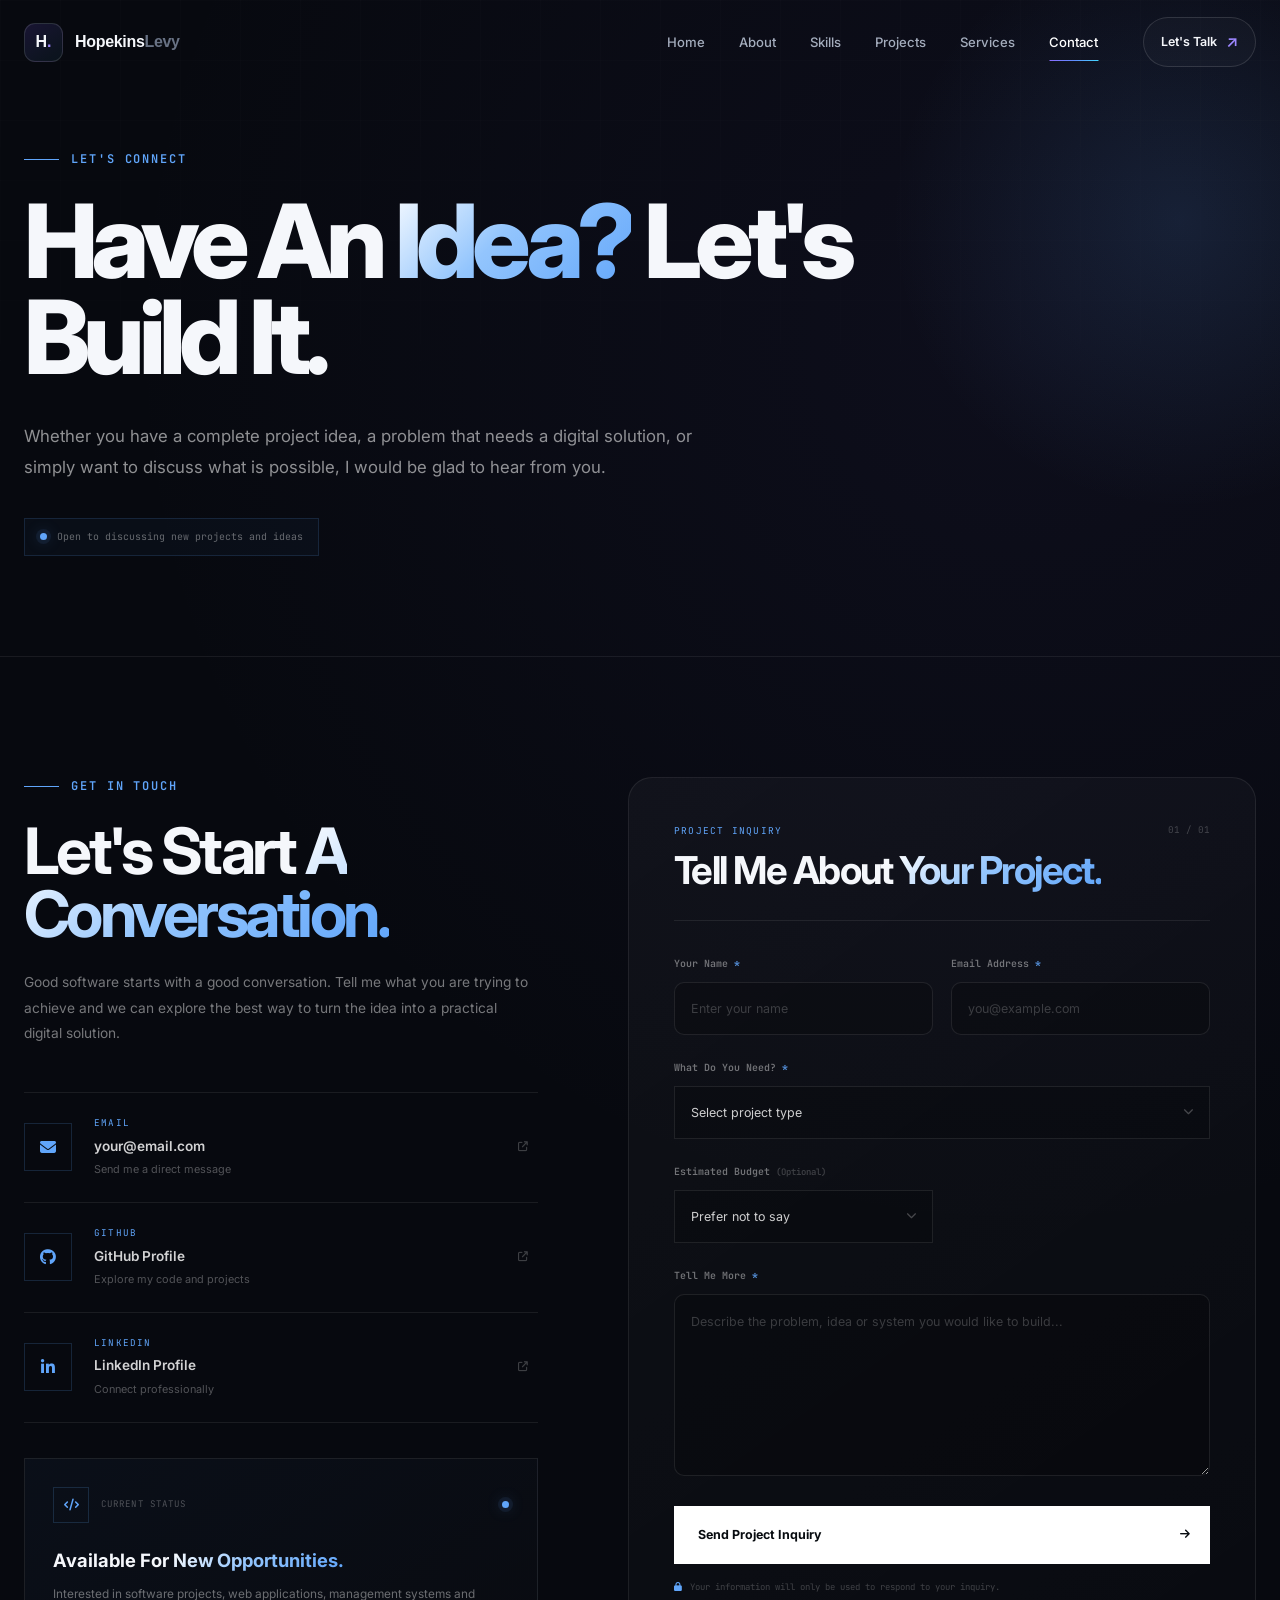
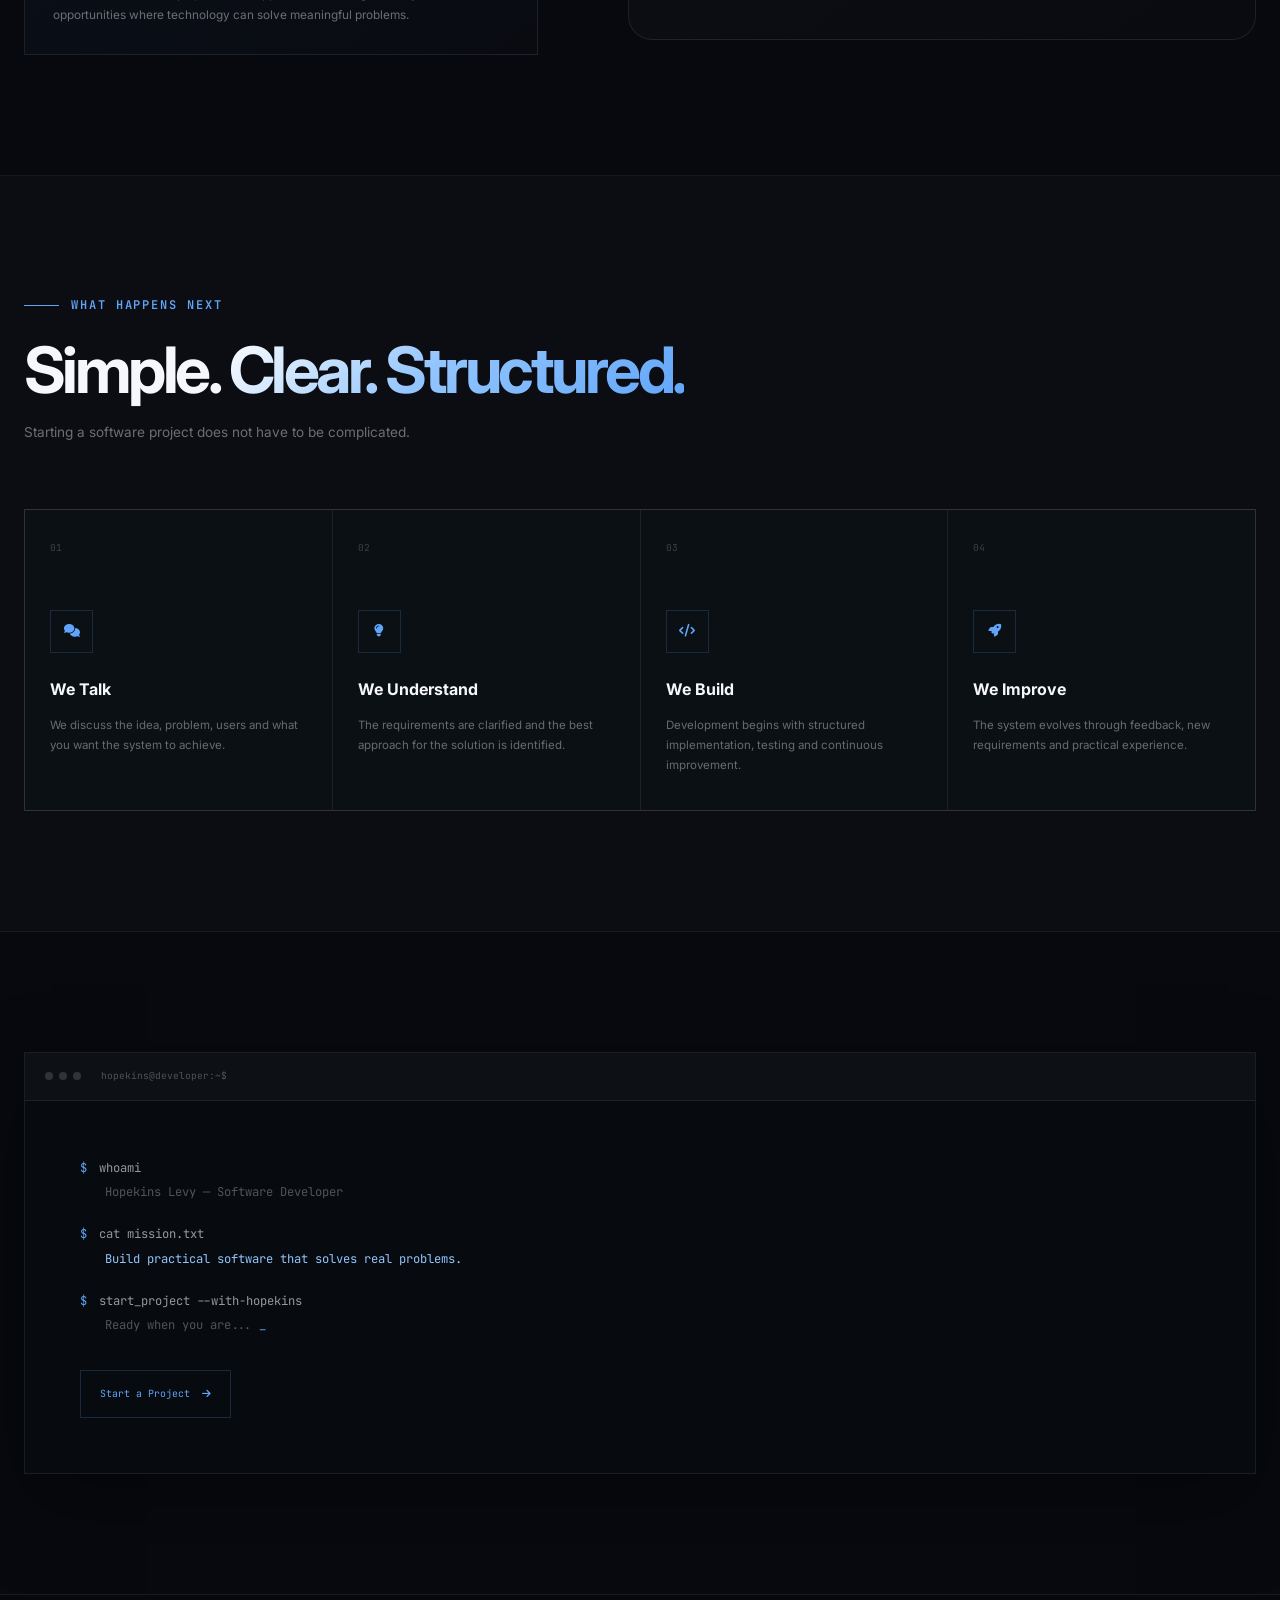
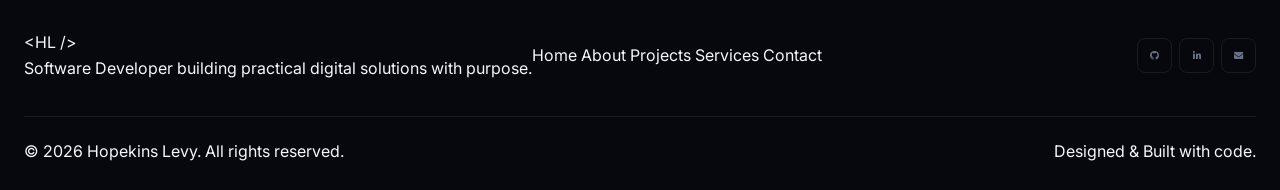
<file: contact.html>
<!DOCTYPE html>
<html lang="en">
<head>
    <meta charset="UTF-8">
    <meta name="viewport" content="width=device-width, initial-scale=1.0">

    <meta
        name="description"
        content="Contact Hopekins Levy, Software Developer, for web applications, management systems, database solutions and custom software development."
    >

    <meta name="author" content="Hopekins Levy">

    <title>Contact | Hopekins Levy</title>

    <!-- Google Fonts -->
    <link rel="preconnect" href="https://fonts.googleapis.com">
    <link rel="preconnect" href="https://fonts.gstatic.com" crossorigin>

    <link
        href="https://fonts.googleapis.com/css2?family=Inter:wght@400;500;600;700;800&family=JetBrains+Mono:wght@400;500;600&display=swap"
        rel="stylesheet"
    >

    <!-- Font Awesome -->
    <link
        rel="stylesheet"
        href="https://cdnjs.cloudflare.com/ajax/libs/font-awesome/6.5.2/css/all.min.css"
    >

    <!-- Main Styles -->
    <link rel="stylesheet" href="css/style.css">
</head>

<body>

    <!-- =========================================================
         HEADER / NAVIGATION
         ========================================================= -->
    <header class="site-header" id="siteHeader">

        <div class="container nav-container">

            <!-- Logo -->
            <a href="#home" class="brand" aria-label="Hopekins Levy Home">

                <span class="brand-mark">
                    H<span>.</span>
                </span>

                <span class="brand-name">
                    Hopekins<span>Levy</span>
                </span>

            </a>


            <!-- Desktop Navigation -->
            <nav class="main-nav" id="mainNav" aria-label="Main navigation">

                <a href="index.html" class="nav-link">Home</a>

                <a href="about.html" class="nav-link">About</a>

                <a href="skills.html" class="nav-link">Skills</a>

                <a href="project.html" class="nav-link">Projects</a>

                <a href="services.html" class="nav-link">Services</a>

                <a href="contact.html" class="nav-link active">Contact</a>

            </nav>


            <!-- Header actions -->
            <div class="nav-actions">

                <a href="#contact" class="nav-contact-button">
                    Let's Talk
                    <span class="button-arrow">↗</span>
                </a>


                <!-- Mobile menu button -->
                <button
                    class="menu-toggle"
                    id="menuToggle"
                    type="button"
                    aria-label="Open navigation menu"
                    aria-expanded="false"
                    aria-controls="mainNav"
                >
                    <span></span>
                    <span></span>
                    <span></span>
                </button>

            </div>

        </div>

    </header>

    <main>

        <!-- =====================================================
             CONTACT HERO
        ====================================================== -->

        <section class="contact-hero">

            <div class="contact-grid-bg"></div>

            <div class="container">

                <div class="contact-hero-content">

                    <div class="section-eyebrow">
                        <span class="eyebrow-line"></span>
                        <span>LET'S CONNECT</span>
                    </div>

                    <h1>
                        Have An
                        <span>Idea?</span>
                        Let's Build It.
                    </h1>

                    <p>
                        Whether you have a complete project idea, a problem
                        that needs a digital solution, or simply want to
                        discuss what is possible, I would be glad to hear
                        from you.
                    </p>

                    <div class="contact-status">

                        <span class="status-dot"></span>

                        <span>
                            Open to discussing new projects and ideas
                        </span>

                    </div>

                </div>

            </div>

        </section>


        <!-- =====================================================
             CONTACT MAIN
        ====================================================== -->

        <section class="contact-main">

            <div class="container">

                <div class="contact-layout">

                    <!-- LEFT SIDE -->
                    <div class="contact-information">

                        <div class="section-eyebrow">
                            <span class="eyebrow-line"></span>
                            <span>GET IN TOUCH</span>
                        </div>

                        <h2>
                            Let's Start
                            <span>A Conversation.</span>
                        </h2>

                        <p class="contact-intro">
                            Good software starts with a good conversation.
                            Tell me what you are trying to achieve and we
                            can explore the best way to turn the idea into
                            a practical digital solution.
                        </p>


                        <!-- CONTACT METHODS -->

                        <div class="contact-methods">

                            <a
                                href="mailto:your@email.com"
                                class="contact-method"
                            >

                                <div class="contact-method-icon">
                                    <i class="fa-solid fa-envelope"></i>
                                </div>

                                <div class="contact-method-content">
                                    <span>EMAIL</span>
                                    <strong>your@email.com</strong>
                                    <small>Send me a direct message</small>
                                </div>

                                <i class="fa-solid fa-arrow-up-right-from-square contact-method-arrow"></i>

                            </a>


                            <a
                                href="#"
                                class="contact-method"
                            >

                                <div class="contact-method-icon">
                                    <i class="fa-brands fa-github"></i>
                                </div>

                                <div class="contact-method-content">
                                    <span>GITHUB</span>
                                    <strong>GitHub Profile</strong>
                                    <small>Explore my code and projects</small>
                                </div>

                                <i class="fa-solid fa-arrow-up-right-from-square contact-method-arrow"></i>

                            </a>


                            <a
                                href="#"
                                class="contact-method"
                            >

                                <div class="contact-method-icon">
                                    <i class="fa-brands fa-linkedin-in"></i>
                                </div>

                                <div class="contact-method-content">
                                    <span>LINKEDIN</span>
                                    <strong>LinkedIn Profile</strong>
                                    <small>Connect professionally</small>
                                </div>

                                <i class="fa-solid fa-arrow-up-right-from-square contact-method-arrow"></i>

                            </a>

                        </div>


                        <!-- AVAILABILITY -->

                        <div class="availability-card">

                            <div class="availability-top">

                                <div class="availability-icon">
                                    <i class="fa-solid fa-code"></i>
                                </div>

                                <span class="availability-label">
                                    CURRENT STATUS
                                </span>

                                <span class="availability-dot"></span>

                            </div>

                            <h3>
                                Available For
                                <span>New Opportunities.</span>
                            </h3>

                            <p>
                                Interested in software projects, web
                                applications, management systems and
                                opportunities where technology can solve
                                meaningful problems.
                            </p>

                        </div>

                    </div>


                    <!-- RIGHT SIDE -->
                    <div class="contact-form-wrapper" id="contact-form">

                        <div class="form-header">

                            <div>

                                <span class="form-label">
                                    PROJECT INQUIRY
                                </span>

                                <h3>
                                    Tell Me About
                                    <span>Your Project.</span>
                                </h3>

                            </div>

                            <span class="form-number">
                                01 / 01
                            </span>

                        </div>


                        <form
                            class="contact-form"
                            id="contactForm"
                            action="#"
                            method="POST"
                        >

                            <!-- NAME -->

                            <div class="form-group">

                                <label for="name">
                                    Your Name
                                    <span>*</span>
                                </label>

                                <input
                                    type="text"
                                    id="name"
                                    name="name"
                                    placeholder="Enter your name"
                                    autocomplete="name"
                                    required
                                >

                            </div>


                            <!-- EMAIL -->

                            <div class="form-group">

                                <label for="email">
                                    Email Address
                                    <span>*</span>
                                </label>

                                <input
                                    type="email"
                                    id="email"
                                    name="email"
                                    placeholder="you@example.com"
                                    autocomplete="email"
                                    required
                                >

                            </div>


                            <!-- PROJECT TYPE -->

                            <div class="form-group">

                                <label for="projectType">
                                    What Do You Need?
                                    <span>*</span>
                                </label>

                                <div class="select-wrapper">

                                    <select
                                        id="projectType"
                                        name="project_type"
                                        required
                                    >

                                        <option value="" selected disabled>
                                            Select project type
                                        </option>

                                        <option value="web-application">
                                            Web Application
                                        </option>

                                        <option value="management-system">
                                            Management System
                                        </option>

                                        <option value="database">
                                            Database Solution
                                        </option>

                                        <option value="authentication">
                                            Authentication / User Management
                                        </option>

                                        <option value="improvement">
                                            Existing System Improvement
                                        </option>

                                        <option value="custom">
                                            Custom Software
                                        </option>

                                        <option value="other">
                                            Something Else
                                        </option>

                                    </select>

                                    <i class="fa-solid fa-chevron-down"></i>

                                </div>

                            </div>


                            <!-- BUDGET -->

                            <div class="form-group">

                                <label for="budget">
                                    Estimated Budget
                                    <small>(Optional)</small>
                                </label>

                                <div class="select-wrapper">

                                    <select
                                        id="budget"
                                        name="budget"
                                    >

                                        <option value="" selected>
                                            Prefer not to say
                                        </option>

                                        <option value="under-500k">
                                            Under TZS 500,000
                                        </option>

                                        <option value="500k-1m">
                                            TZS 500,000 – 1,000,000
                                        </option>

                                        <option value="1m-3m">
                                            TZS 1,000,000 – 3,000,000
                                        </option>

                                        <option value="3m-plus">
                                            TZS 3,000,000+
                                        </option>

                                        <option value="discuss">
                                            Let's discuss
                                        </option>

                                    </select>

                                    <i class="fa-solid fa-chevron-down"></i>

                                </div>

                            </div>


                            <!-- MESSAGE -->

                            <div class="form-group">

                                <label for="message">
                                    Tell Me More
                                    <span>*</span>
                                </label>

                                <textarea
                                    id="message"
                                    name="message"
                                    rows="7"
                                    placeholder="Describe the problem, idea or system you would like to build..."
                                    required
                                ></textarea>

                            </div>


                            <!-- SUBMIT -->

                            <button
                                type="submit"
                                class="contact-submit"
                            >

                                <span>
                                    Send Project Inquiry
                                </span>

                                <i class="fa-solid fa-arrow-right"></i>

                            </button>


                            <p class="form-note">
                                <i class="fa-solid fa-lock"></i>
                                Your information will only be used to respond
                                to your inquiry.
                            </p>

                        </form>

                    </div>

                </div>

            </div>

        </section>


        <!-- =====================================================
             WHAT HAPPENS NEXT
        ====================================================== -->

        <section class="contact-process">

            <div class="container">

                <div class="contact-process-heading">

                    <div class="section-eyebrow">
                        <span class="eyebrow-line"></span>
                        <span>WHAT HAPPENS NEXT</span>
                    </div>

                    <h2>
                        Simple.
                        <span>Clear. Structured.</span>
                    </h2>

                    <p>
                        Starting a software project does not have to be
                        complicated.
                    </p>

                </div>


                <div class="contact-process-grid">

                    <div class="contact-process-item">

                        <span class="contact-process-number">
                            01
                        </span>

                        <div class="contact-process-icon">
                            <i class="fa-solid fa-comments"></i>
                        </div>

                        <h3>
                            We Talk
                        </h3>

                        <p>
                            We discuss the idea, problem, users and what
                            you want the system to achieve.
                        </p>

                    </div>


                    <div class="contact-process-item">

                        <span class="contact-process-number">
                            02
                        </span>

                        <div class="contact-process-icon">
                            <i class="fa-solid fa-lightbulb"></i>
                        </div>

                        <h3>
                            We Understand
                        </h3>

                        <p>
                            The requirements are clarified and the best
                            approach for the solution is identified.
                        </p>

                    </div>


                    <div class="contact-process-item">

                        <span class="contact-process-number">
                            03
                        </span>

                        <div class="contact-process-icon">
                            <i class="fa-solid fa-code"></i>
                        </div>

                        <h3>
                            We Build
                        </h3>

                        <p>
                            Development begins with structured implementation,
                            testing and continuous improvement.
                        </p>

                    </div>


                    <div class="contact-process-item">

                        <span class="contact-process-number">
                            04
                        </span>

                        <div class="contact-process-icon">
                            <i class="fa-solid fa-rocket"></i>
                        </div>

                        <h3>
                            We Improve
                        </h3>

                        <p>
                            The system evolves through feedback, new
                            requirements and practical experience.
                        </p>

                    </div>

                </div>

            </div>

        </section>


        <!-- =====================================================
             TERMINAL CTA
        ====================================================== -->

        <section class="contact-terminal">

            <div class="container">

                <div class="terminal-card">

                    <div class="terminal-header">

                        <div class="terminal-dots">
                            <span></span>
                            <span></span>
                            <span></span>
                        </div>

                        <span>
                            hopekins@developer:~$
                        </span>

                    </div>


                    <div class="terminal-body">

                        <div class="terminal-line">
                            <span class="terminal-prompt">$</span>
                            <span>whoami</span>
                        </div>

                        <div class="terminal-output">
                            Hopekins Levy — Software Developer
                        </div>


                        <div class="terminal-line">
                            <span class="terminal-prompt">$</span>
                            <span>cat mission.txt</span>
                        </div>

                        <div class="terminal-output terminal-highlight">
                            Build practical software that solves real problems.
                        </div>


                        <div class="terminal-line">
                            <span class="terminal-prompt">$</span>
                            <span>start_project --with-hopekins</span>
                        </div>

                        <div class="terminal-output">
                            Ready when you are...
                            <span class="terminal-cursor">_</span>
                        </div>


                        <a
                            href="#contact-form"
                            class="terminal-button"
                        >
                            Start a Project
                            <i class="fa-solid fa-arrow-right"></i>
                        </a>

                    </div>

                </div>

            </div>

        </section>

    </main>


    <!-- =====================================================
         FOOTER
    ====================================================== -->

    <footer class="site-footer">

        <div class="container">

            <div class="footer-top">

                <div class="footer-brand">

                    <a href="index.html" class="logo">
                        <span class="logo-mark">&lt;HL /&gt;</span>
                    </a>

                    <p>
                        Software Developer building practical digital
                        solutions with purpose.
                    </p>

                </div>


                <div class="footer-links">

                    <a href="index.html">Home</a>

                    <a href="about.html">About</a>

                    <a href="projects.html">Projects</a>

                    <a href="services.html">Services</a>

                    <a href="contact.html">Contact</a>

                </div>


                <div class="footer-socials">

                    <a href="#" aria-label="GitHub">
                        <i class="fa-brands fa-github"></i>
                    </a>

                    <a href="#" aria-label="LinkedIn">
                        <i class="fa-brands fa-linkedin-in"></i>
                    </a>

                    <a
                        href="mailto:your@email.com"
                        aria-label="Email"
                    >
                        <i class="fa-solid fa-envelope"></i>
                    </a>

                </div>

            </div>


            <div class="footer-bottom">

                <span>
                    © <span id="currentYear"></span>
                    Hopekins Levy. All rights reserved.
                </span>

                <span class="footer-code">
                    Designed &amp; Built with code.
                </span>

            </div>

        </div>

    </footer>


    <script src="js/script.js"></script>

</body>
</html>
</file>
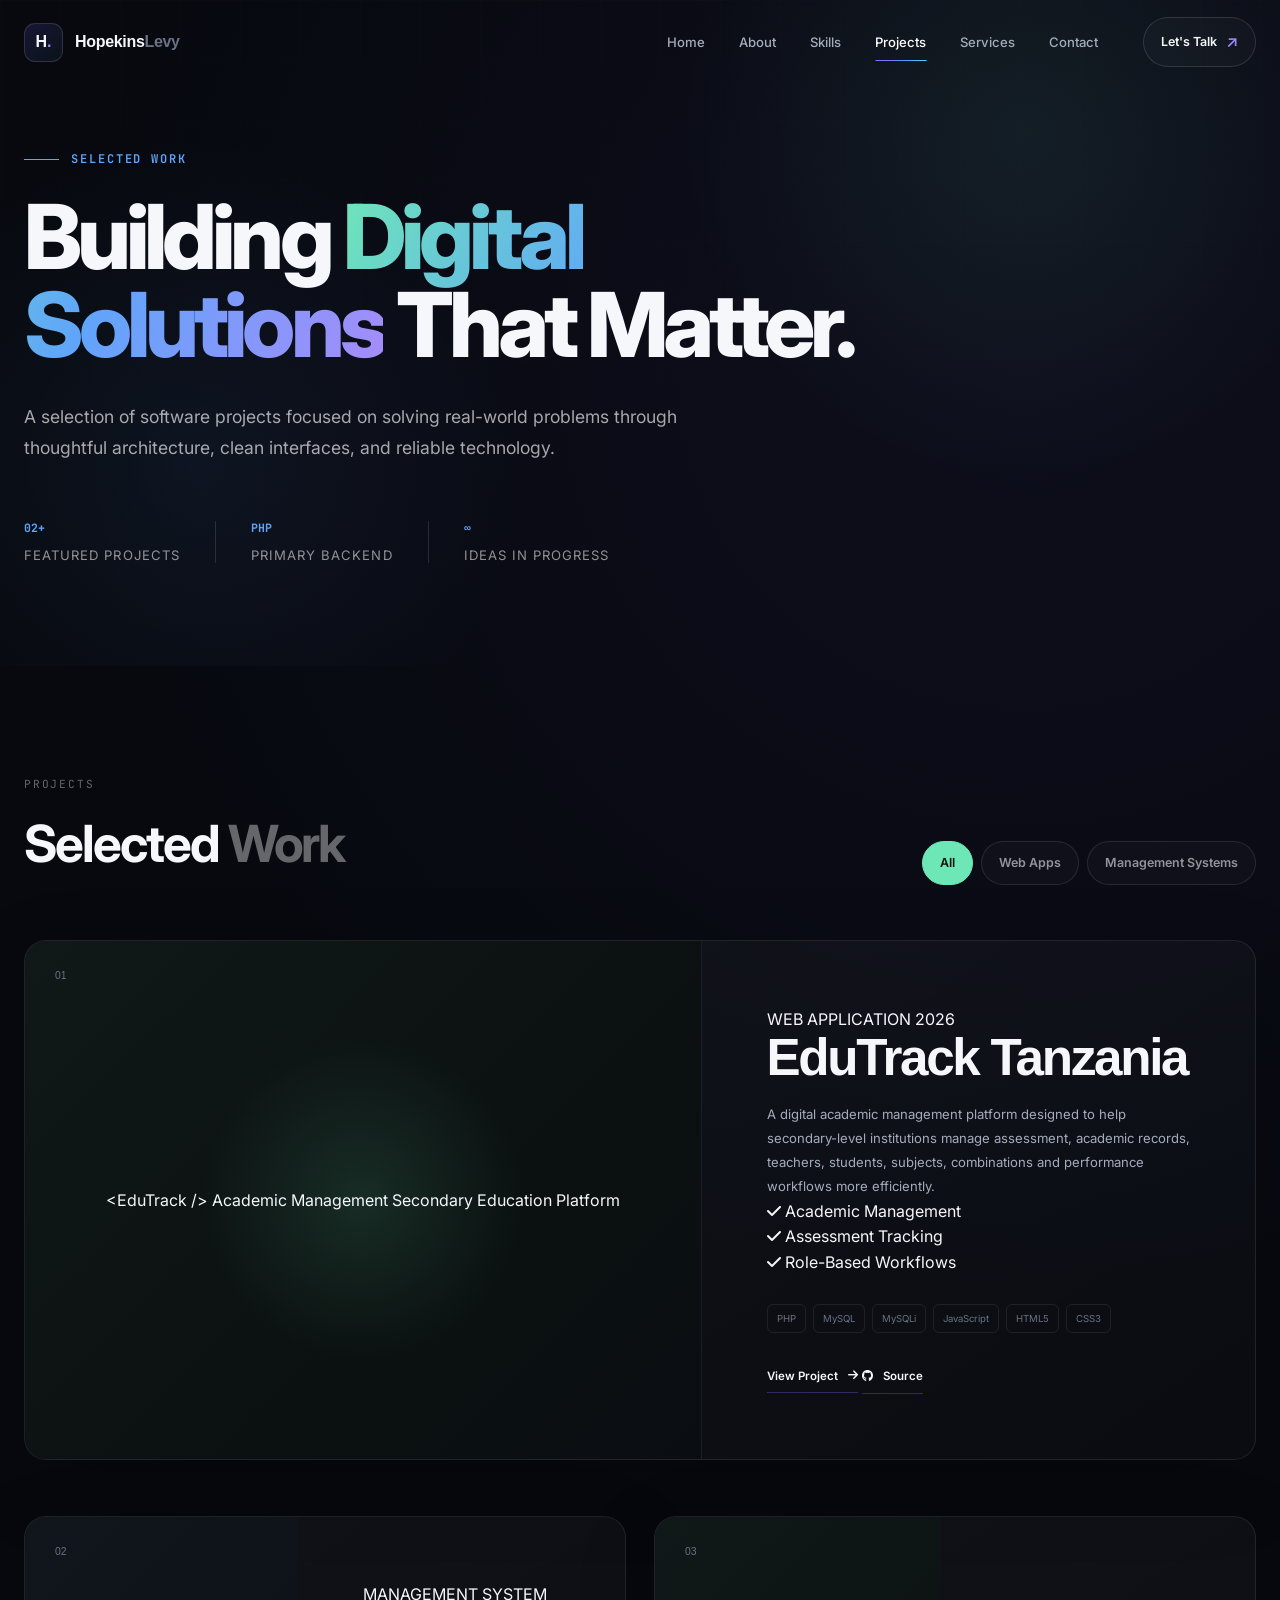
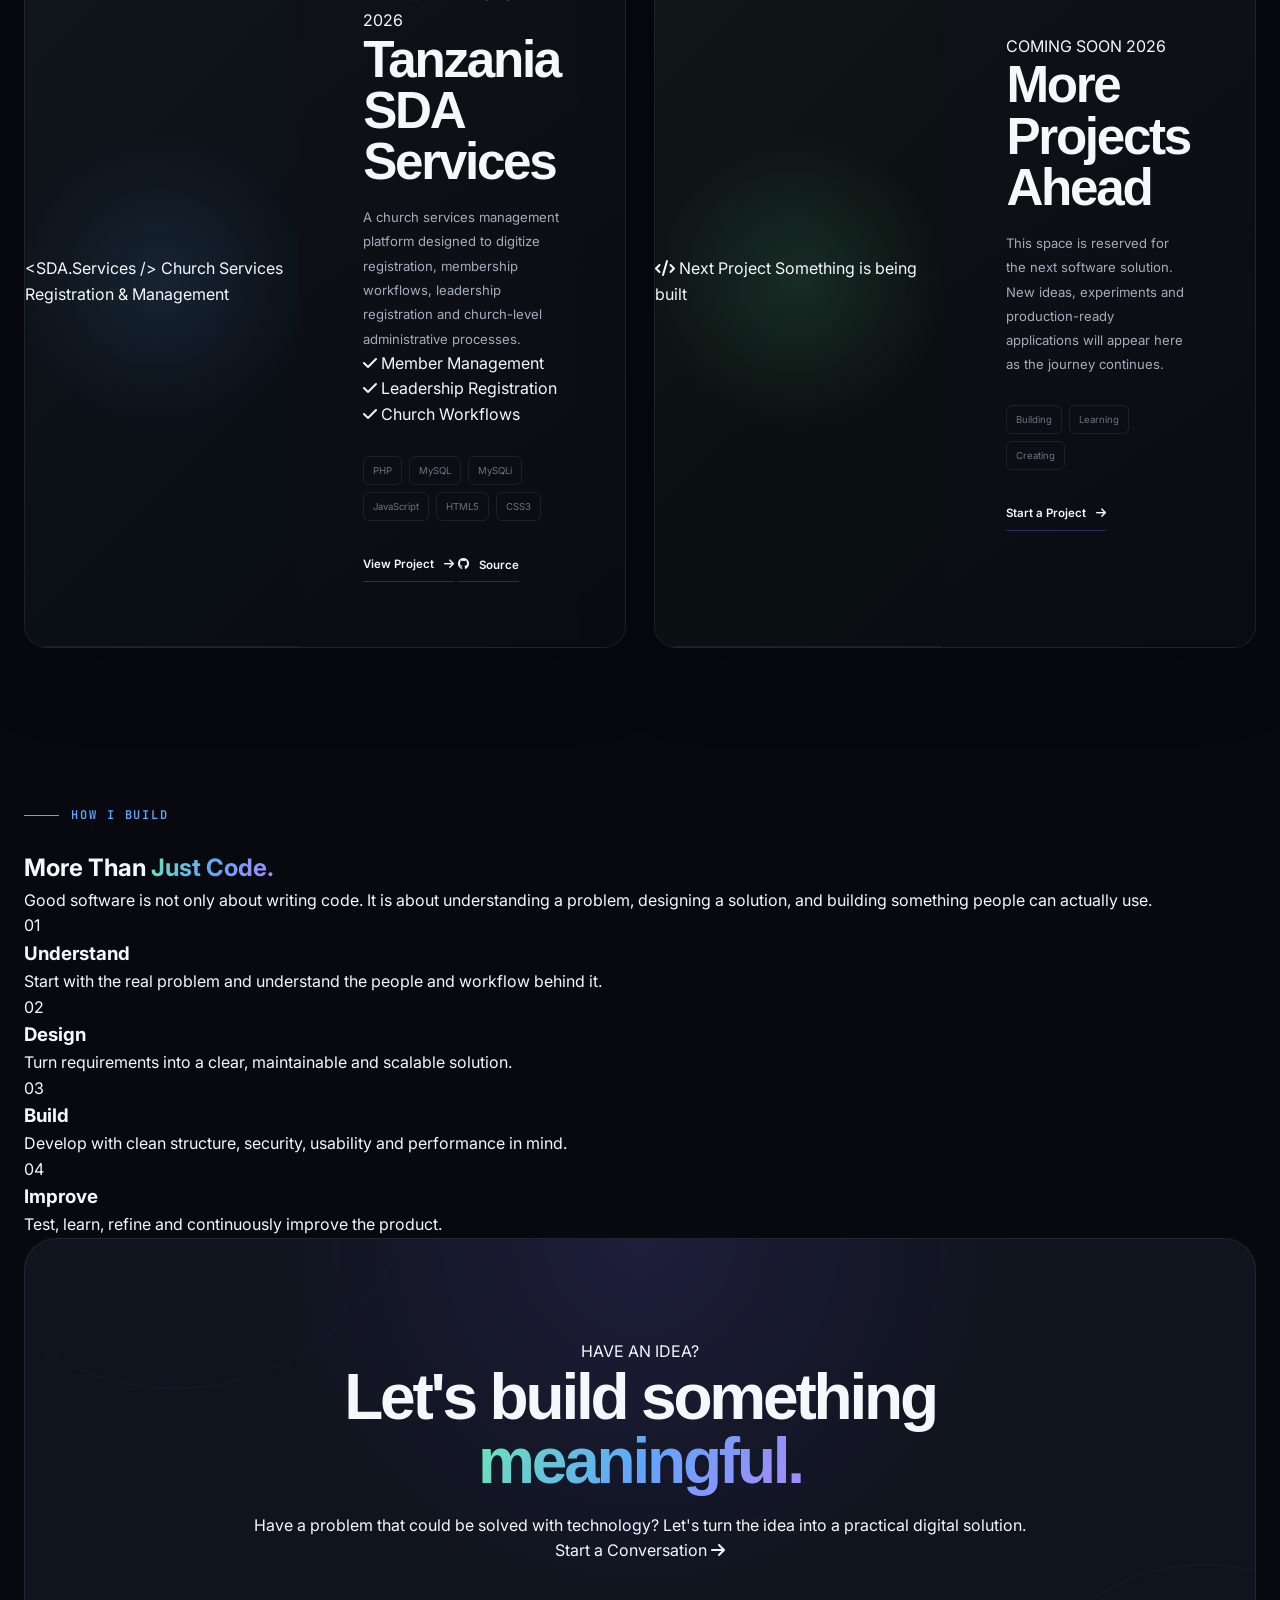
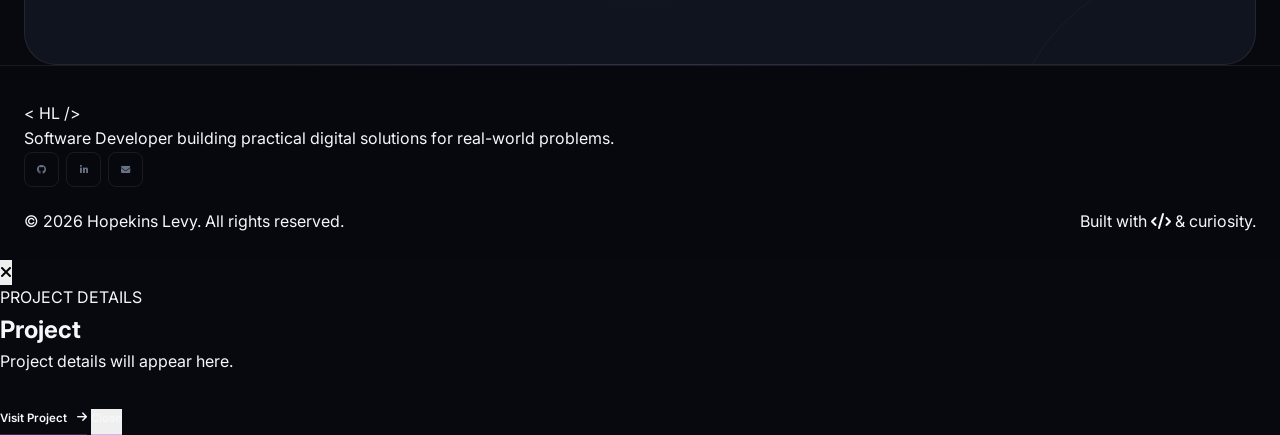
<file: project.html>
<!DOCTYPE html>
<html lang="en">
<head>
    <meta charset="UTF-8">
    <meta name="viewport" content="width=device-width, initial-scale=1.0">

    <meta
        name="description"
        content="Explore software development projects by Hopekins Levy, including EduTrack Tanzania and Tanzania SDA Services."
    >

    <meta
        name="keywords"
        content="Hopekins Levy, Software Developer, PHP Developer, MySQL Developer, EduTrack Tanzania, Tanzania SDA Services"
    >

    <meta name="author" content="Hopekins Levy">

    <title>Projects | Hopekins Levy — Software Developer</title>

    <!-- Main stylesheet -->
    <link rel="stylesheet" href="css/style.css">

    <!-- Google Font -->
    <link rel="preconnect" href="https://fonts.googleapis.com">
    <link rel="preconnect" href="https://fonts.gstatic.com" crossorigin>

    <link
        href="https://fonts.googleapis.com/css2?family=Inter:wght@400;500;600;700;800&family=JetBrains+Mono:wght@400;500;600&display=swap"
        rel="stylesheet"
    >

    <!-- Icons -->
    <link
        rel="stylesheet"
        href="https://cdnjs.cloudflare.com/ajax/libs/font-awesome/6.5.2/css/all.min.css"
    >
</head>

<body>

    <!-- =========================================================
         NAVIGATION
    ========================================================== -->

    <!-- =========================================================
         HEADER / NAVIGATION
         ========================================================= -->
    <header class="site-header" id="siteHeader">

        <div class="container nav-container">

            <!-- Logo -->
            <a href="#home" class="brand" aria-label="Hopekins Levy Home">

                <span class="brand-mark">
                    H<span>.</span>
                </span>

                <span class="brand-name">
                    Hopekins<span>Levy</span>
                </span>

            </a>


            <!-- Desktop Navigation -->
            <nav class="main-nav" id="mainNav" aria-label="Main navigation">

                <a href="index.html" class="nav-link">Home</a>

                <a href="about.html" class="nav-link">About</a>

                <a href="skills.html" class="nav-link">Skills</a>

                <a href="project.html" class="nav-link active">Projects</a>

                <a href="services.html" class="nav-link">Services</a>

                <a href="contact.html" class="nav-link">Contact</a>

            </nav>


            <!-- Header actions -->
            <div class="nav-actions">

                <a href="#contact" class="nav-contact-button">
                    Let's Talk
                    <span class="button-arrow">↗</span>
                </a>


                <!-- Mobile menu button -->
                <button
                    class="menu-toggle"
                    id="menuToggle"
                    type="button"
                    aria-label="Open navigation menu"
                    aria-expanded="false"
                    aria-controls="mainNav"
                >
                    <span></span>
                    <span></span>
                    <span></span>
                </button>

            </div>

        </div>

    </header>

    <main>

        <!-- =====================================================
             PROJECTS HERO
        ====================================================== -->

        <section class="projects-hero">

            <div class="container">

                <div class="projects-hero-content">

                    <div class="section-eyebrow">
                        <span class="eyebrow-line"></span>
                        SELECTED WORK
                    </div>

                    <h1>
                        Building
                        <span class="gradient-text">Digital Solutions</span>
                        That Matter.
                    </h1>

                    <p>
                        A selection of software projects focused on solving
                        real-world problems through thoughtful architecture,
                        clean interfaces, and reliable technology.
                    </p>

                    <div class="projects-hero-meta">

                        <div class="hero-meta-item">
                            <span class="meta-number">02+</span>
                            <span class="meta-label">Featured Projects</span>
                        </div>

                        <div class="hero-meta-divider"></div>

                        <div class="hero-meta-item">
                            <span class="meta-number">PHP</span>
                            <span class="meta-label">Primary Backend</span>
                        </div>

                        <div class="hero-meta-divider"></div>

                        <div class="hero-meta-item">
                            <span class="meta-number">∞</span>
                            <span class="meta-label">Ideas in Progress</span>
                        </div>

                    </div>

                </div>

            </div>

        </section>


        <!-- =====================================================
             PROJECT FILTER
        ====================================================== -->

        <section class="projects-section">

            <div class="container">

                <div class="projects-toolbar">

                    <div>
                        <span class="toolbar-label">
                            PROJECTS
                        </span>

                        <h2>
                            Selected <span>Work</span>
                        </h2>
                    </div>


                    <div class="project-filters" role="tablist">

                        <button
                            class="project-filter active"
                            data-filter="all"
                            role="tab"
                            aria-selected="true"
                        >
                            All
                        </button>

                        <button
                            class="project-filter"
                            data-filter="web"
                            role="tab"
                            aria-selected="false"
                        >
                            Web Apps
                        </button>

                        <button
                            class="project-filter"
                            data-filter="management"
                            role="tab"
                            aria-selected="false"
                        >
                            Management Systems
                        </button>

                    </div>

                </div>


                <!-- =================================================
                     PROJECT GRID
                ================================================== -->

                <div class="projects-grid">


                    <!-- =============================================
                         PROJECT 01 — EDUTRACK
                    ============================================== -->

                    <article
                        class="project-card project-featured"
                        data-category="web management"
                    >

                        <div class="project-visual">

                            <div class="project-image-placeholder">

                                <div class="placeholder-grid"></div>

                                <div class="placeholder-content">

                                    <span class="placeholder-code">
                                        &lt;EduTrack /&gt;
                                    </span>

                                    <span class="placeholder-title">
                                        Academic Management
                                    </span>

                                    <span class="placeholder-subtitle">
                                        Secondary Education Platform
                                    </span>

                                </div>

                            </div>


                            <div class="project-number">
                                01
                            </div>


                            <div class="project-status">
                                <span class="status-dot"></span>
                                Active Development
                            </div>

                        </div>


                        <div class="project-content">

                            <div class="project-topline">

                                <span class="project-type">
                                    WEB APPLICATION
                                </span>

                                <span class="project-year">
                                    2026
                                </span>

                            </div>


                            <h3>
                                EduTrack Tanzania
                            </h3>


                            <p class="project-description">

                                A digital academic management platform
                                designed to help secondary-level institutions
                                manage assessment, academic records, teachers,
                                students, subjects, combinations and
                                performance workflows more efficiently.

                            </p>


                            <div class="project-highlights">

                                <div>
                                    <i class="fas fa-check"></i>
                                    Academic Management
                                </div>

                                <div>
                                    <i class="fas fa-check"></i>
                                    Assessment Tracking
                                </div>

                                <div>
                                    <i class="fas fa-check"></i>
                                    Role-Based Workflows
                                </div>

                            </div>


                            <div class="project-tech">

                                <span>PHP</span>
                                <span>MySQL</span>
                                <span>MySQLi</span>
                                <span>JavaScript</span>
                                <span>HTML5</span>
                                <span>CSS3</span>

                            </div>


                            <div class="project-actions">

                                <a
                                    href="#"
                                    class="project-link primary"
                                    aria-label="View EduTrack Tanzania project"
                                >
                                    View Project
                                    <i class="fas fa-arrow-right"></i>
                                </a>

                                <a
                                    href="#"
                                    class="project-link secondary"
                                    aria-label="View EduTrack Tanzania source code"
                                >
                                    <i class="fab fa-github"></i>
                                    Source
                                </a>

                            </div>

                        </div>

                    </article>



                    <!-- =============================================
                         PROJECT 02 — TANZANIA SDA SERVICES
                    ============================================== -->

                    <article
                        class="project-card"
                        data-category="web management"
                    >

                        <div class="project-visual">

                            <div class="project-image-placeholder">

                                <div class="placeholder-grid"></div>

                                <div class="placeholder-content">

                                    <span class="placeholder-code">
                                        &lt;SDA.Services /&gt;
                                    </span>

                                    <span class="placeholder-title">
                                        Church Services
                                    </span>

                                    <span class="placeholder-subtitle">
                                        Registration &amp; Management
                                    </span>

                                </div>

                            </div>


                            <div class="project-number">
                                02
                            </div>


                            <div class="project-status">
                                <span class="status-dot"></span>
                                Active Development
                            </div>

                        </div>


                        <div class="project-content">

                            <div class="project-topline">

                                <span class="project-type">
                                    MANAGEMENT SYSTEM
                                </span>

                                <span class="project-year">
                                    2026
                                </span>

                            </div>


                            <h3>
                                Tanzania SDA Services
                            </h3>


                            <p class="project-description">

                                A church services management platform
                                designed to digitize registration,
                                membership workflows, leadership
                                registration and church-level administrative
                                processes.

                            </p>


                            <div class="project-highlights">

                                <div>
                                    <i class="fas fa-check"></i>
                                    Member Management
                                </div>

                                <div>
                                    <i class="fas fa-check"></i>
                                    Leadership Registration
                                </div>

                                <div>
                                    <i class="fas fa-check"></i>
                                    Church Workflows
                                </div>

                            </div>


                            <div class="project-tech">

                                <span>PHP</span>
                                <span>MySQL</span>
                                <span>MySQLi</span>
                                <span>JavaScript</span>
                                <span>HTML5</span>
                                <span>CSS3</span>

                            </div>


                            <div class="project-actions">

                                <a
                                    href="#"
                                    class="project-link primary"
                                    aria-label="View Tanzania SDA Services project"
                                >
                                    View Project
                                    <i class="fas fa-arrow-right"></i>
                                </a>

                                <a
                                    href="#"
                                    class="project-link secondary"
                                    aria-label="View Tanzania SDA Services source code"
                                >
                                    <i class="fab fa-github"></i>
                                    Source
                                </a>

                            </div>

                        </div>

                    </article>



                    <!-- =============================================
                         PROJECT 03 — FUTURE PROJECT
                    ============================================== -->

                    <article
                        class="project-card project-coming-soon"
                        data-category="web"
                    >

                        <div class="project-visual">

                            <div class="project-image-placeholder">

                                <div class="placeholder-grid"></div>

                                <div class="placeholder-content">

                                    <span class="placeholder-icon">
                                        <i class="fas fa-code"></i>
                                    </span>

                                    <span class="placeholder-title">
                                        Next Project
                                    </span>

                                    <span class="placeholder-subtitle">
                                        Something is being built
                                    </span>

                                </div>

                            </div>


                            <div class="project-number">
                                03
                            </div>

                        </div>


                        <div class="project-content">

                            <div class="project-topline">

                                <span class="project-type">
                                    COMING SOON
                                </span>

                                <span class="project-year">
                                    2026
                                </span>

                            </div>


                            <h3>
                                More Projects Ahead
                            </h3>


                            <p class="project-description">

                                This space is reserved for the next
                                software solution. New ideas, experiments
                                and production-ready applications will
                                appear here as the journey continues.

                            </p>


                            <div class="project-tech">

                                <span>Building</span>
                                <span>Learning</span>
                                <span>Creating</span>

                            </div>


                            <div class="project-actions">

                                <a
                                    href="index.html#contact"
                                    class="project-link primary"
                                >
                                    Start a Project
                                    <i class="fas fa-arrow-right"></i>
                                </a>

                            </div>

                        </div>

                    </article>


                </div>

            </div>

        </section>


        <!-- =====================================================
             DEVELOPMENT PHILOSOPHY
        ====================================================== -->

        <section class="project-philosophy">

            <div class="container">

                <div class="philosophy-grid">

                    <div class="philosophy-heading">

                        <div class="section-eyebrow">
                            <span class="eyebrow-line"></span>
                            HOW I BUILD
                        </div>

                        <h2>
                            More Than
                            <span class="gradient-text">
                                Just Code.
                            </span>
                        </h2>

                    </div>


                    <div class="philosophy-content">

                        <p>
                            Good software is not only about writing code.
                            It is about understanding a problem, designing
                            a solution, and building something people can
                            actually use.
                        </p>


                        <div class="philosophy-points">

                            <div class="philosophy-point">

                                <span class="point-number">
                                    01
                                </span>

                                <div>
                                    <h3>
                                        Understand
                                    </h3>

                                    <p>
                                        Start with the real problem and
                                        understand the people and workflow
                                        behind it.
                                    </p>
                                </div>

                            </div>


                            <div class="philosophy-point">

                                <span class="point-number">
                                    02
                                </span>

                                <div>
                                    <h3>
                                        Design
                                    </h3>

                                    <p>
                                        Turn requirements into a clear,
                                        maintainable and scalable solution.
                                    </p>
                                </div>

                            </div>


                            <div class="philosophy-point">

                                <span class="point-number">
                                    03
                                </span>

                                <div>
                                    <h3>
                                        Build
                                    </h3>

                                    <p>
                                        Develop with clean structure,
                                        security, usability and performance
                                        in mind.
                                    </p>
                                </div>

                            </div>


                            <div class="philosophy-point">

                                <span class="point-number">
                                    04
                                </span>

                                <div>
                                    <h3>
                                        Improve
                                    </h3>

                                    <p>
                                        Test, learn, refine and continuously
                                        improve the product.
                                    </p>
                                </div>

                            </div>

                        </div>

                    </div>

                </div>

            </div>

        </section>


        <!-- =====================================================
             CTA
        ====================================================== -->

        <section class="projects-cta">

            <div class="container">

                <div class="cta-box">

                    <div class="cta-decoration cta-decoration-one"></div>
                    <div class="cta-decoration cta-decoration-two"></div>


                    <div class="cta-content">

                        <span class="cta-label">
                            HAVE AN IDEA?
                        </span>

                        <h2>
                            Let's build something
                            <span class="gradient-text">
                                meaningful.
                            </span>
                        </h2>

                        <p>
                            Have a problem that could be solved with
                            technology? Let's turn the idea into a
                            practical digital solution.
                        </p>

                        <a
                            href="index.html#contact"
                            class="cta-button"
                        >
                            Start a Conversation
                            <i class="fas fa-arrow-right"></i>
                        </a>

                    </div>

                </div>

            </div>

        </section>

    </main>


    <!-- =========================================================
         FOOTER
    ========================================================== -->

    <footer class="site-footer">

        <div class="container">

            <div class="footer-main">

                <a href="index.html" class="logo footer-logo">
                    <span class="logo-bracket">&lt;</span>
                    HL
                    <span class="logo-bracket">/&gt;</span>
                </a>


                <p>
                    Software Developer building practical digital
                    solutions for real-world problems.
                </p>


                <div class="footer-socials">

                    <a
                        href="#"
                        aria-label="GitHub"
                    >
                        <i class="fab fa-github"></i>
                    </a>

                    <a
                        href="#"
                        aria-label="LinkedIn"
                    >
                        <i class="fab fa-linkedin-in"></i>
                    </a>

                    <a
                        href="#"
                        aria-label="Email"
                    >
                        <i class="fas fa-envelope"></i>
                    </a>

                </div>

            </div>


            <div class="footer-bottom">

                <span>
                    &copy; 2026 Hopekins Levy.
                    All rights reserved.
                </span>

                <span class="footer-code">
                    Built with
                    <i class="fas fa-code"></i>
                    &amp; curiosity.
                </span>

            </div>

        </div>

    </footer>


    <!-- =========================================================
         PROJECT DETAILS MODAL
    ========================================================== -->

    <div
        class="project-modal"
        id="projectModal"
        aria-hidden="true"
    >

        <div class="modal-overlay" data-modal-close></div>


        <div
            class="modal-container"
            role="dialog"
            aria-modal="true"
            aria-labelledby="modalTitle"
        >

            <button
                class="modal-close"
                id="modalClose"
                aria-label="Close project details"
            >
                <i class="fas fa-xmark"></i>
            </button>


            <div class="modal-content">

                <span class="modal-label">
                    PROJECT DETAILS
                </span>

                <h2 id="modalTitle">
                    Project
                </h2>

                <p id="modalDescription">
                    Project details will appear here.
                </p>


                <div
                    class="modal-tech"
                    id="modalTech"
                ></div>


                <div class="modal-actions">

                    <a
                        href="#"
                        class="project-link primary"
                        id="modalProjectLink"
                    >
                        Visit Project
                        <i class="fas fa-arrow-right"></i>
                    </a>

                    <button
                        class="project-link secondary"
                        data-modal-close
                    >
                        Close
                    </button>

                </div>

            </div>

        </div>

    </div>


    <!-- Main JavaScript -->
    <script src="js/script.js"></script>

</body>
</html>
</file>
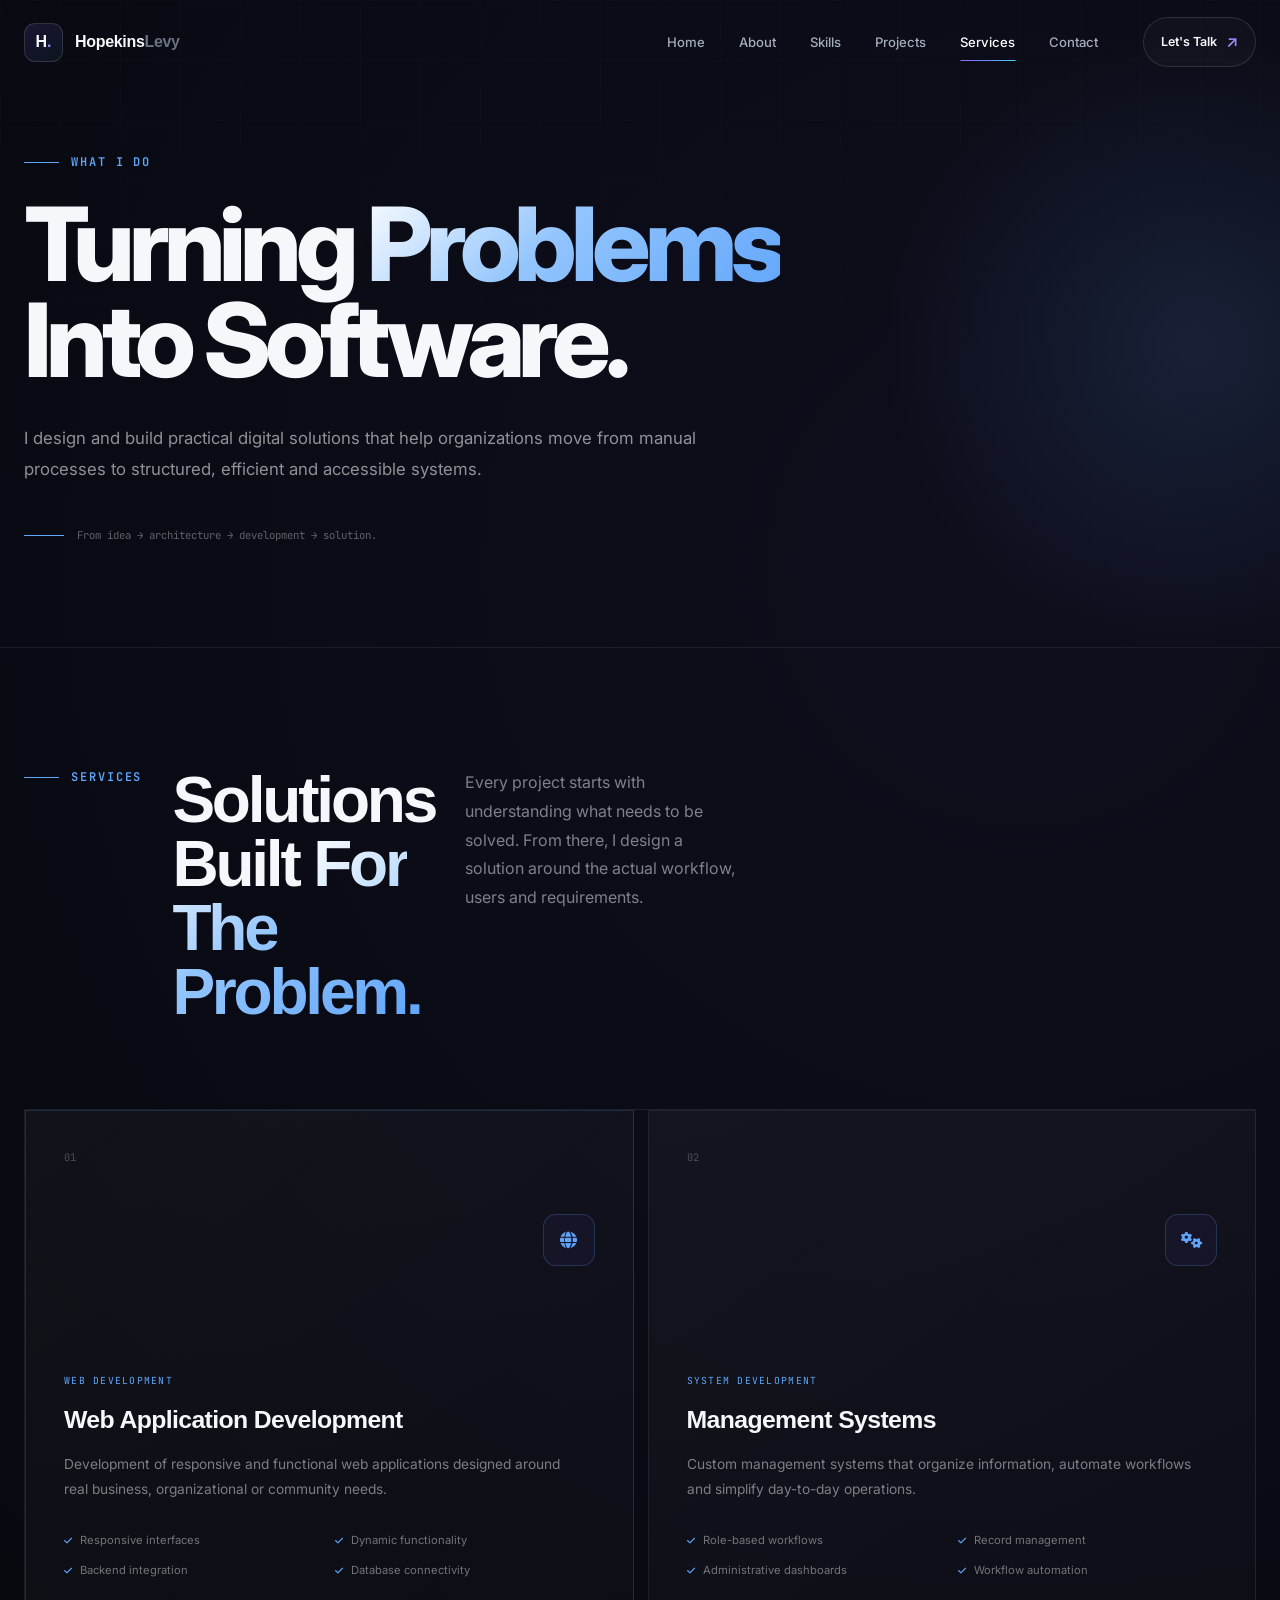
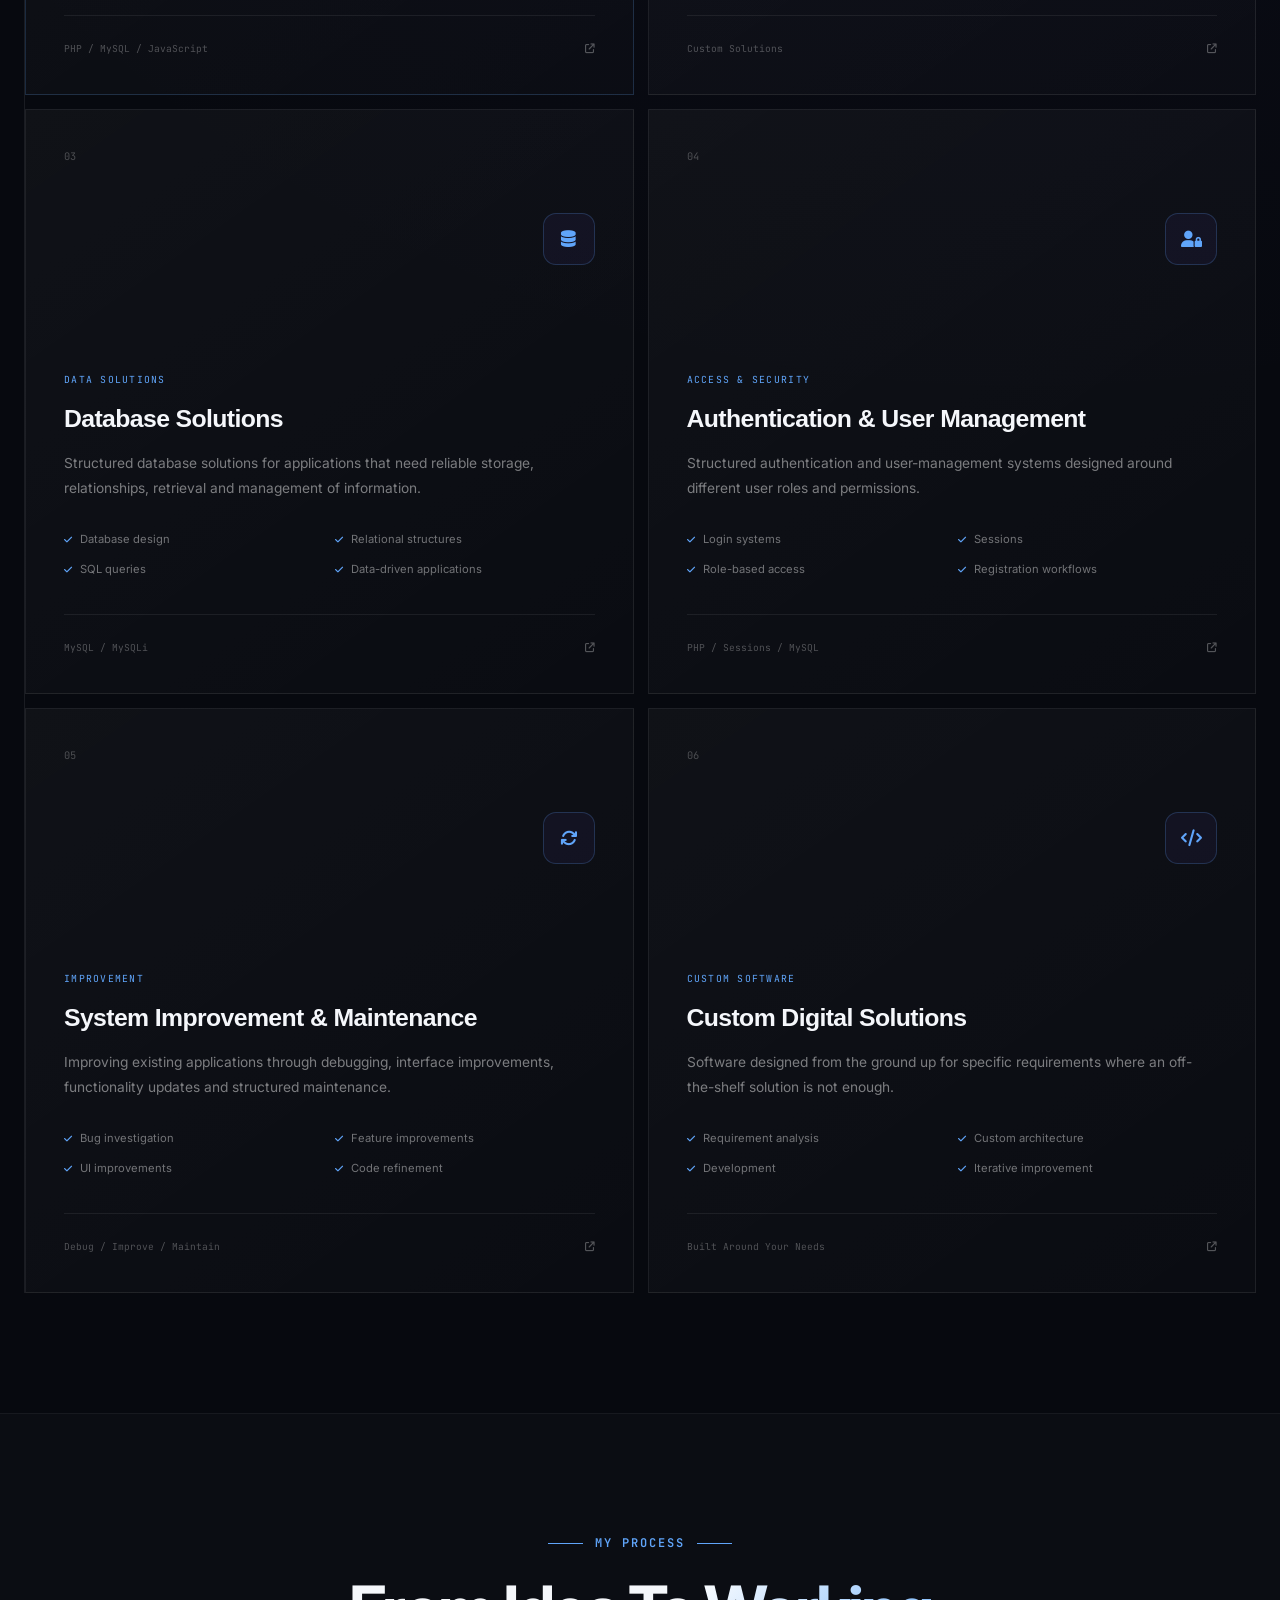
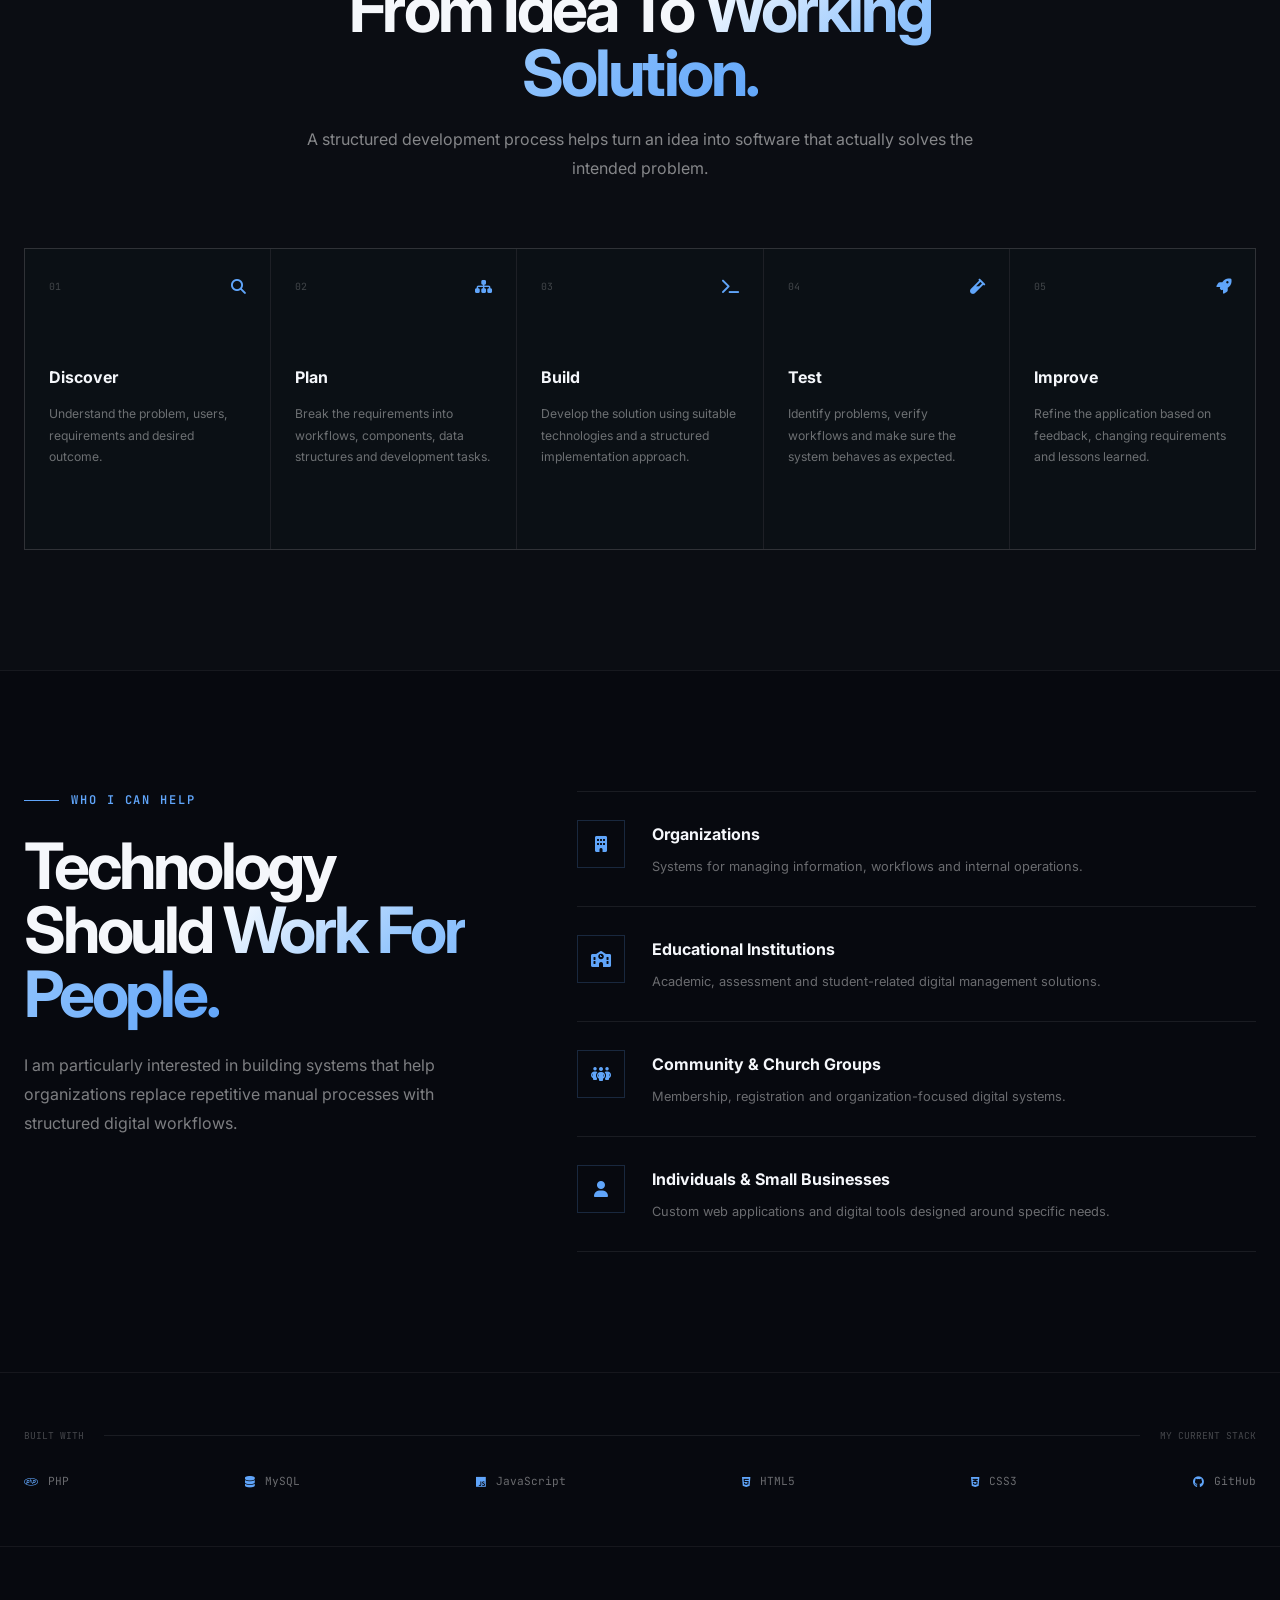
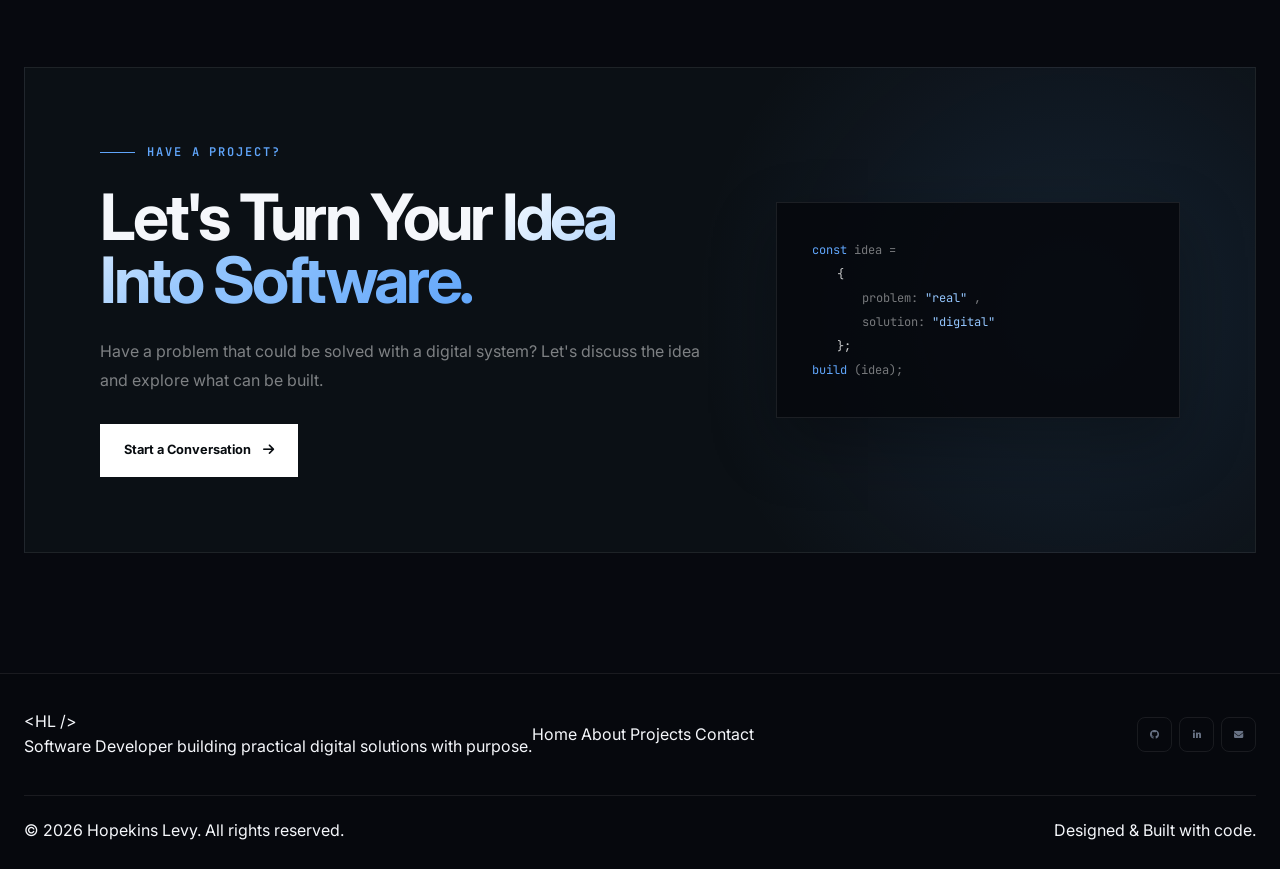
<file: services.html>
<!DOCTYPE html>
<html lang="en">
<head>
    <meta charset="UTF-8">
    <meta name="viewport" content="width=device-width, initial-scale=1.0">

    <meta
        name="description"
        content="Services offered by Hopekins Levy — Software Developer specializing in web applications, management systems, database solutions and custom software."
    >

    <meta name="author" content="Hopekins Levy">

    <title>Services | Hopekins Levy</title>

    <!-- Google Fonts -->
    <link rel="preconnect" href="https://fonts.googleapis.com">
    <link rel="preconnect" href="https://fonts.gstatic.com" crossorigin>

    <link
        href="https://fonts.googleapis.com/css2?family=Inter:wght@400;500;600;700;800&family=JetBrains+Mono:wght@400;500;600&display=swap"
        rel="stylesheet"
    >

    <!-- Font Awesome -->
    <link
        rel="stylesheet"
        href="https://cdnjs.cloudflare.com/ajax/libs/font-awesome/6.5.2/css/all.min.css"
    >

    <!-- Main Styles -->
    <link rel="stylesheet" href="css/style.css">
</head>

<body>

    <!-- =========================================================
         HEADER / NAVIGATION
         ========================================================= -->
    <header class="site-header" id="siteHeader">

        <div class="container nav-container">

            <!-- Logo -->
            <a href="#home" class="brand" aria-label="Hopekins Levy Home">

                <span class="brand-mark">
                    H<span>.</span>
                </span>

                <span class="brand-name">
                    Hopekins<span>Levy</span>
                </span>

            </a>


            <!-- Desktop Navigation -->
            <nav class="main-nav" id="mainNav" aria-label="Main navigation">

                <a href="index.html" class="nav-link">Home</a>

                <a href="about.html" class="nav-link">About</a>

                <a href="skills.html" class="nav-link">Skills</a>

                <a href="project.html" class="nav-link">Projects</a>

                <a href="services.html" class="nav-link active">Services</a>

                <a href="contact.html" class="nav-link">Contact</a>

            </nav>


            <!-- Header actions -->
            <div class="nav-actions">

                <a href="#contact" class="nav-contact-button">
                    Let's Talk
                    <span class="button-arrow">↗</span>
                </a>


                <!-- Mobile menu button -->
                <button
                    class="menu-toggle"
                    id="menuToggle"
                    type="button"
                    aria-label="Open navigation menu"
                    aria-expanded="false"
                    aria-controls="mainNav"
                >
                    <span></span>
                    <span></span>
                    <span></span>
                </button>

            </div>

        </div>

    </header>

    <main>

        <!-- =================================================
             SERVICES HERO
        ================================================== -->
        <section class="services-hero">

            <div class="services-grid-bg"></div>

            <div class="container">

                <div class="services-hero-content">

                    <div class="section-eyebrow">
                        <span class="eyebrow-line"></span>
                        <span>WHAT I DO</span>
                    </div>

                    <h1>
                        Turning
                        <span>Problems</span>
                        Into Software.
                    </h1>

                    <p>
                        I design and build practical digital solutions that
                        help organizations move from manual processes to
                        structured, efficient and accessible systems.
                    </p>

                    <div class="services-hero-note">

                        <span class="note-line"></span>

                        <span>
                            From idea → architecture → development → solution.
                        </span>

                    </div>

                </div>

            </div>

        </section>


        <!-- =================================================
             SERVICES OVERVIEW
        ================================================== -->
        <section class="services-overview">

            <div class="container">

                <div class="section-heading">

                    <div class="section-eyebrow">
                        <span class="eyebrow-line"></span>
                        <span>SERVICES</span>
                    </div>

                    <h2>
                        Solutions Built
                        <span>For The Problem.</span>
                    </h2>

                    <p>
                        Every project starts with understanding what needs to
                        be solved. From there, I design a solution around the
                        actual workflow, users and requirements.
                    </p>

                </div>


                <div class="services-grid">

                    <!-- =====================================
                         SERVICE 01
                    ====================================== -->
                    <article class="service-card service-card-featured">

                        <div class="service-card-top">

                            <span class="service-number">
                                01
                            </span>

                            <div class="service-icon">
                                <i class="fa-solid fa-globe"></i>
                            </div>

                        </div>

                        <div class="service-card-content">

                            <span class="service-label">
                                WEB DEVELOPMENT
                            </span>

                            <h3>
                                Web Application Development
                            </h3>

                            <p>
                                Development of responsive and functional web
                                applications designed around real business,
                                organizational or community needs.
                            </p>

                            <ul class="service-features">

                                <li>
                                    <i class="fa-solid fa-check"></i>
                                    Responsive interfaces
                                </li>

                                <li>
                                    <i class="fa-solid fa-check"></i>
                                    Dynamic functionality
                                </li>

                                <li>
                                    <i class="fa-solid fa-check"></i>
                                    Backend integration
                                </li>

                                <li>
                                    <i class="fa-solid fa-check"></i>
                                    Database connectivity
                                </li>

                            </ul>

                        </div>

                        <div class="service-card-footer">

                            <span>
                                PHP / MySQL / JavaScript
                            </span>

                            <i class="fa-solid fa-arrow-up-right-from-square"></i>

                        </div>

                    </article>


                    <!-- =====================================
                         SERVICE 02
                    ====================================== -->
                    <article class="service-card">

                        <div class="service-card-top">

                            <span class="service-number">
                                02
                            </span>

                            <div class="service-icon">
                                <i class="fa-solid fa-gears"></i>
                            </div>

                        </div>

                        <div class="service-card-content">

                            <span class="service-label">
                                SYSTEM DEVELOPMENT
                            </span>

                            <h3>
                                Management Systems
                            </h3>

                            <p>
                                Custom management systems that organize
                                information, automate workflows and simplify
                                day-to-day operations.
                            </p>

                            <ul class="service-features">

                                <li>
                                    <i class="fa-solid fa-check"></i>
                                    Role-based workflows
                                </li>

                                <li>
                                    <i class="fa-solid fa-check"></i>
                                    Record management
                                </li>

                                <li>
                                    <i class="fa-solid fa-check"></i>
                                    Administrative dashboards
                                </li>

                                <li>
                                    <i class="fa-solid fa-check"></i>
                                    Workflow automation
                                </li>

                            </ul>

                        </div>

                        <div class="service-card-footer">

                            <span>
                                Custom Solutions
                            </span>

                            <i class="fa-solid fa-arrow-up-right-from-square"></i>

                        </div>

                    </article>


                    <!-- =====================================
                         SERVICE 03
                    ====================================== -->
                    <article class="service-card">

                        <div class="service-card-top">

                            <span class="service-number">
                                03
                            </span>

                            <div class="service-icon">
                                <i class="fa-solid fa-database"></i>
                            </div>

                        </div>

                        <div class="service-card-content">

                            <span class="service-label">
                                DATA SOLUTIONS
                            </span>

                            <h3>
                                Database Solutions
                            </h3>

                            <p>
                                Structured database solutions for applications
                                that need reliable storage, relationships,
                                retrieval and management of information.
                            </p>

                            <ul class="service-features">

                                <li>
                                    <i class="fa-solid fa-check"></i>
                                    Database design
                                </li>

                                <li>
                                    <i class="fa-solid fa-check"></i>
                                    Relational structures
                                </li>

                                <li>
                                    <i class="fa-solid fa-check"></i>
                                    SQL queries
                                </li>

                                <li>
                                    <i class="fa-solid fa-check"></i>
                                    Data-driven applications
                                </li>

                            </ul>

                        </div>

                        <div class="service-card-footer">

                            <span>
                                MySQL / MySQLi
                            </span>

                            <i class="fa-solid fa-arrow-up-right-from-square"></i>

                        </div>

                    </article>


                    <!-- =====================================
                         SERVICE 04
                    ====================================== -->
                    <article class="service-card">

                        <div class="service-card-top">

                            <span class="service-number">
                                04
                            </span>

                            <div class="service-icon">
                                <i class="fa-solid fa-user-lock"></i>
                            </div>

                        </div>

                        <div class="service-card-content">

                            <span class="service-label">
                                ACCESS &amp; SECURITY
                            </span>

                            <h3>
                                Authentication &amp; User Management
                            </h3>

                            <p>
                                Structured authentication and user-management
                                systems designed around different user roles
                                and permissions.
                            </p>

                            <ul class="service-features">

                                <li>
                                    <i class="fa-solid fa-check"></i>
                                    Login systems
                                </li>

                                <li>
                                    <i class="fa-solid fa-check"></i>
                                    Sessions
                                </li>

                                <li>
                                    <i class="fa-solid fa-check"></i>
                                    Role-based access
                                </li>

                                <li>
                                    <i class="fa-solid fa-check"></i>
                                    Registration workflows
                                </li>

                            </ul>

                        </div>

                        <div class="service-card-footer">

                            <span>
                                PHP / Sessions / MySQL
                            </span>

                            <i class="fa-solid fa-arrow-up-right-from-square"></i>

                        </div>

                    </article>


                    <!-- =====================================
                         SERVICE 05
                    ====================================== -->
                    <article class="service-card">

                        <div class="service-card-top">

                            <span class="service-number">
                                05
                            </span>

                            <div class="service-icon">
                                <i class="fa-solid fa-arrows-rotate"></i>
                            </div>

                        </div>

                        <div class="service-card-content">

                            <span class="service-label">
                                IMPROVEMENT
                            </span>

                            <h3>
                                System Improvement &amp; Maintenance
                            </h3>

                            <p>
                                Improving existing applications through
                                debugging, interface improvements,
                                functionality updates and structured
                                maintenance.
                            </p>

                            <ul class="service-features">

                                <li>
                                    <i class="fa-solid fa-check"></i>
                                    Bug investigation
                                </li>

                                <li>
                                    <i class="fa-solid fa-check"></i>
                                    Feature improvements
                                </li>

                                <li>
                                    <i class="fa-solid fa-check"></i>
                                    UI improvements
                                </li>

                                <li>
                                    <i class="fa-solid fa-check"></i>
                                    Code refinement
                                </li>

                            </ul>

                        </div>

                        <div class="service-card-footer">

                            <span>
                                Debug / Improve / Maintain
                            </span>

                            <i class="fa-solid fa-arrow-up-right-from-square"></i>

                        </div>

                    </article>


                    <!-- =====================================
                         SERVICE 06
                    ====================================== -->
                    <article class="service-card">

                        <div class="service-card-top">

                            <span class="service-number">
                                06
                            </span>

                            <div class="service-icon">
                                <i class="fa-solid fa-code"></i>
                            </div>

                        </div>

                        <div class="service-card-content">

                            <span class="service-label">
                                CUSTOM SOFTWARE
                            </span>

                            <h3>
                                Custom Digital Solutions
                            </h3>

                            <p>
                                Software designed from the ground up for
                                specific requirements where an off-the-shelf
                                solution is not enough.
                            </p>

                            <ul class="service-features">

                                <li>
                                    <i class="fa-solid fa-check"></i>
                                    Requirement analysis
                                </li>

                                <li>
                                    <i class="fa-solid fa-check"></i>
                                    Custom architecture
                                </li>

                                <li>
                                    <i class="fa-solid fa-check"></i>
                                    Development
                                </li>

                                <li>
                                    <i class="fa-solid fa-check"></i>
                                    Iterative improvement
                                </li>

                            </ul>

                        </div>

                        <div class="service-card-footer">

                            <span>
                                Built Around Your Needs
                            </span>

                            <i class="fa-solid fa-arrow-up-right-from-square"></i>

                        </div>

                    </article>

                </div>

            </div>

        </section>


        <!-- =================================================
             HOW I WORK
        ================================================== -->
        <section class="services-process">

            <div class="container">

                <div class="section-heading-centered">

                    <div class="section-eyebrow">
                        <span class="eyebrow-line"></span>
                        <span>MY PROCESS</span>
                        <span class="eyebrow-line"></span>
                    </div>

                    <h2>
                        From Idea To
                        <span>Working Solution.</span>
                    </h2>

                    <p>
                        A structured development process helps turn an idea
                        into software that actually solves the intended
                        problem.
                    </p>

                </div>


                <div class="services-process-grid">

                    <!-- STEP 01 -->
                    <div class="process-step">

                        <div class="process-step-top">

                            <span>
                                01
                            </span>

                            <i class="fa-solid fa-magnifying-glass"></i>

                        </div>

                        <h3>
                            Discover
                        </h3>

                        <p>
                            Understand the problem, users, requirements and
                            desired outcome.
                        </p>

                    </div>


                    <!-- STEP 02 -->
                    <div class="process-step">

                        <div class="process-step-top">

                            <span>
                                02
                            </span>

                            <i class="fa-solid fa-sitemap"></i>

                        </div>

                        <h3>
                            Plan
                        </h3>

                        <p>
                            Break the requirements into workflows,
                            components, data structures and development
                            tasks.
                        </p>

                    </div>


                    <!-- STEP 03 -->
                    <div class="process-step">

                        <div class="process-step-top">

                            <span>
                                03
                            </span>

                            <i class="fa-solid fa-terminal"></i>

                        </div>

                        <h3>
                            Build
                        </h3>

                        <p>
                            Develop the solution using suitable technologies
                            and a structured implementation approach.
                        </p>

                    </div>


                    <!-- STEP 04 -->
                    <div class="process-step">

                        <div class="process-step-top">

                            <span>
                                04
                            </span>

                            <i class="fa-solid fa-vial"></i>

                        </div>

                        <h3>
                            Test
                        </h3>

                        <p>
                            Identify problems, verify workflows and make sure
                            the system behaves as expected.
                        </p>

                    </div>


                    <!-- STEP 05 -->
                    <div class="process-step">

                        <div class="process-step-top">

                            <span>
                                05
                            </span>

                            <i class="fa-solid fa-rocket"></i>

                        </div>

                        <h3>
                            Improve
                        </h3>

                        <p>
                            Refine the application based on feedback,
                            changing requirements and lessons learned.
                        </p>

                    </div>

                </div>

            </div>

        </section>


        <!-- =================================================
             WHO I HELP
        ================================================== -->
        <section class="services-audience">

            <div class="container">

                <div class="services-audience-grid">

                    <div class="services-audience-intro">

                        <div class="section-eyebrow">
                            <span class="eyebrow-line"></span>
                            <span>WHO I CAN HELP</span>
                        </div>

                        <h2>
                            Technology Should
                            <span>Work For People.</span>
                        </h2>

                        <p>
                            I am particularly interested in building systems
                            that help organizations replace repetitive
                            manual processes with structured digital
                            workflows.
                        </p>

                    </div>


                    <div class="audience-list">

                        <div class="audience-item">

                            <div class="audience-icon">
                                <i class="fa-solid fa-building"></i>
                            </div>

                            <div>
                                <h3>
                                    Organizations
                                </h3>

                                <p>
                                    Systems for managing information,
                                    workflows and internal operations.
                                </p>
                            </div>

                        </div>


                        <div class="audience-item">

                            <div class="audience-icon">
                                <i class="fa-solid fa-school"></i>
                            </div>

                            <div>
                                <h3>
                                    Educational Institutions
                                </h3>

                                <p>
                                    Academic, assessment and student-related
                                    digital management solutions.
                                </p>
                            </div>

                        </div>


                        <div class="audience-item">

                            <div class="audience-icon">
                                <i class="fa-solid fa-people-group"></i>
                            </div>

                            <div>
                                <h3>
                                    Community &amp; Church Groups
                                </h3>

                                <p>
                                    Membership, registration and
                                    organization-focused digital systems.
                                </p>
                            </div>

                        </div>


                        <div class="audience-item">

                            <div class="audience-icon">
                                <i class="fa-solid fa-user"></i>
                            </div>

                            <div>
                                <h3>
                                    Individuals &amp; Small Businesses
                                </h3>

                                <p>
                                    Custom web applications and digital tools
                                    designed around specific needs.
                                </p>
                            </div>

                        </div>

                    </div>

                </div>

            </div>

        </section>


        <!-- =================================================
             TECHNOLOGY STRIP
        ================================================== -->
        <section class="services-stack">

            <div class="container">

                <div class="services-stack-header">

                    <span>
                        BUILT WITH
                    </span>

                    <div class="stack-line"></div>

                    <span>
                        MY CURRENT STACK
                    </span>

                </div>


                <div class="services-stack-list">

                    <span>
                        <i class="fa-brands fa-php"></i>
                        PHP
                    </span>

                    <span>
                        <i class="fa-solid fa-database"></i>
                        MySQL
                    </span>

                    <span>
                        <i class="fa-brands fa-js"></i>
                        JavaScript
                    </span>

                    <span>
                        <i class="fa-brands fa-html5"></i>
                        HTML5
                    </span>

                    <span>
                        <i class="fa-brands fa-css3-alt"></i>
                        CSS3
                    </span>

                    <span>
                        <i class="fa-brands fa-github"></i>
                        GitHub
                    </span>

                </div>

            </div>

        </section>


        <!-- =================================================
             SERVICES CTA
        ================================================== -->
        <section class="services-cta">

            <div class="container">

                <div class="services-cta-box">

                    <div class="services-cta-content">

                        <div class="section-eyebrow">
                            <span class="eyebrow-line"></span>
                            <span>HAVE A PROJECT?</span>
                        </div>

                        <h2>
                            Let's Turn Your
                            <span>Idea Into Software.</span>
                        </h2>

                        <p>
                            Have a problem that could be solved with a
                            digital system? Let's discuss the idea and explore
                            what can be built.
                        </p>

                        <a
                            href="index.html#contact"
                            class="services-cta-button"
                        >
                            Start a Conversation
                            <i class="fa-solid fa-arrow-right"></i>
                        </a>

                    </div>


                    <div class="services-cta-code">

                        <div>
                            <span class="code-blue">const</span>
                            idea =
                        </div>

                        <div class="code-indent">
                            <span class="code-bracket">{</span>
                        </div>

                        <div class="code-indent-2">
                            problem:
                            <span class="code-string">
                                "real"
                            </span>,
                        </div>

                        <div class="code-indent-2">
                            solution:
                            <span class="code-string">
                                "digital"
                            </span>
                        </div>

                        <div class="code-indent">
                            <span class="code-bracket">};</span>
                        </div>

                        <div>
                            <span class="code-blue">
                                build
                            </span>
                            (idea);
                        </div>

                    </div>

                </div>

            </div>

        </section>

    </main>


    <!-- =====================================================
         FOOTER
    ====================================================== -->
    <footer class="site-footer">

        <div class="container">

            <div class="footer-top">

                <div class="footer-brand">

                    <a href="index.html" class="logo">
                        <span class="logo-mark">&lt;HL /&gt;</span>
                    </a>

                    <p>
                        Software Developer building practical digital
                        solutions with purpose.
                    </p>

                </div>


                <div class="footer-links">

                    <a href="index.html">
                        Home
                    </a>

                    <a href="about.html">
                        About
                    </a>

                    <a href="projects.html">
                        Projects
                    </a>

                    <a href="index.html#contact">
                        Contact
                    </a>

                </div>


                <div class="footer-socials">

                    <a href="#" aria-label="GitHub">
                        <i class="fa-brands fa-github"></i>
                    </a>

                    <a href="#" aria-label="LinkedIn">
                        <i class="fa-brands fa-linkedin-in"></i>
                    </a>

                    <a
                        href="mailto:your@email.com"
                        aria-label="Email"
                    >
                        <i class="fa-solid fa-envelope"></i>
                    </a>

                </div>

            </div>


            <div class="footer-bottom">

                <span>
                    © <span id="currentYear"></span>
                    Hopekins Levy. All rights reserved.
                </span>

                <span class="footer-code">
                    Designed &amp; Built with code.
                </span>

            </div>

        </div>

    </footer>


    <!-- Main JavaScript -->
    <script src="js/script.js"></script>

</body>
</html>
</file>
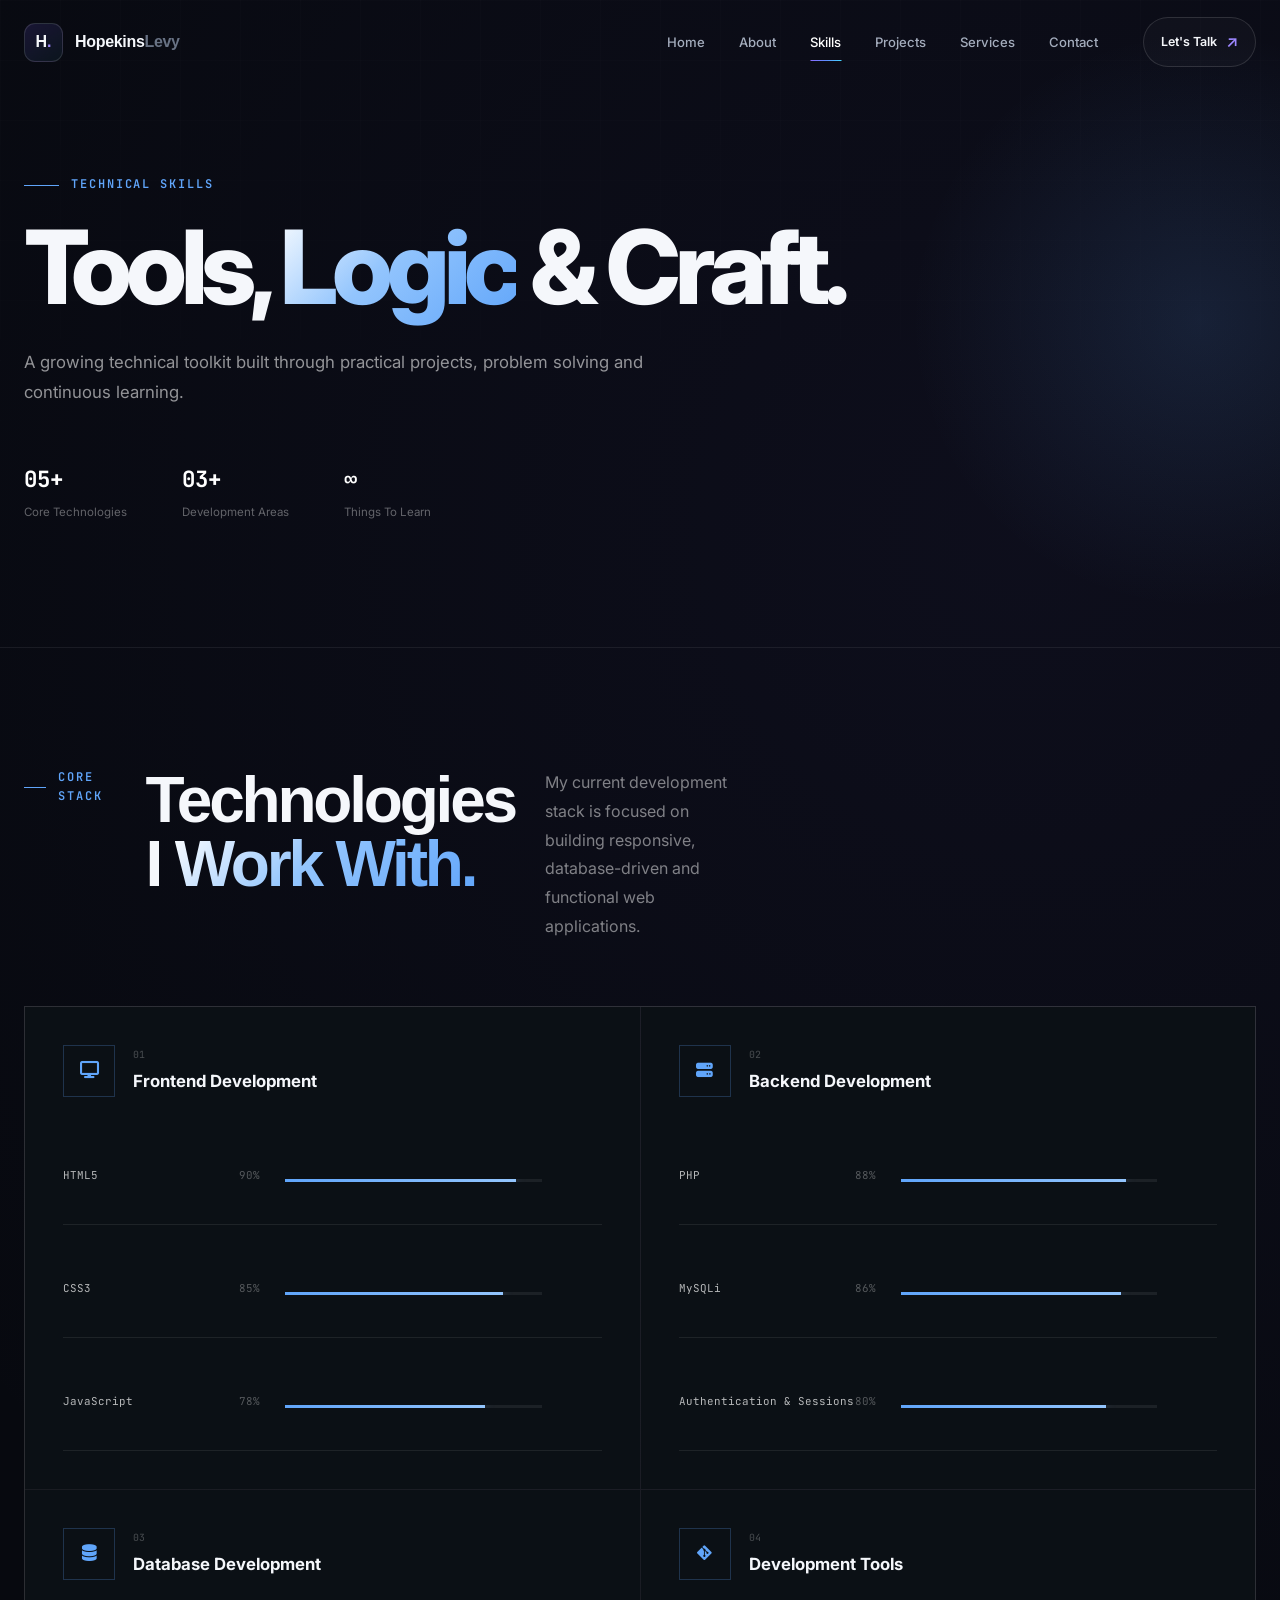
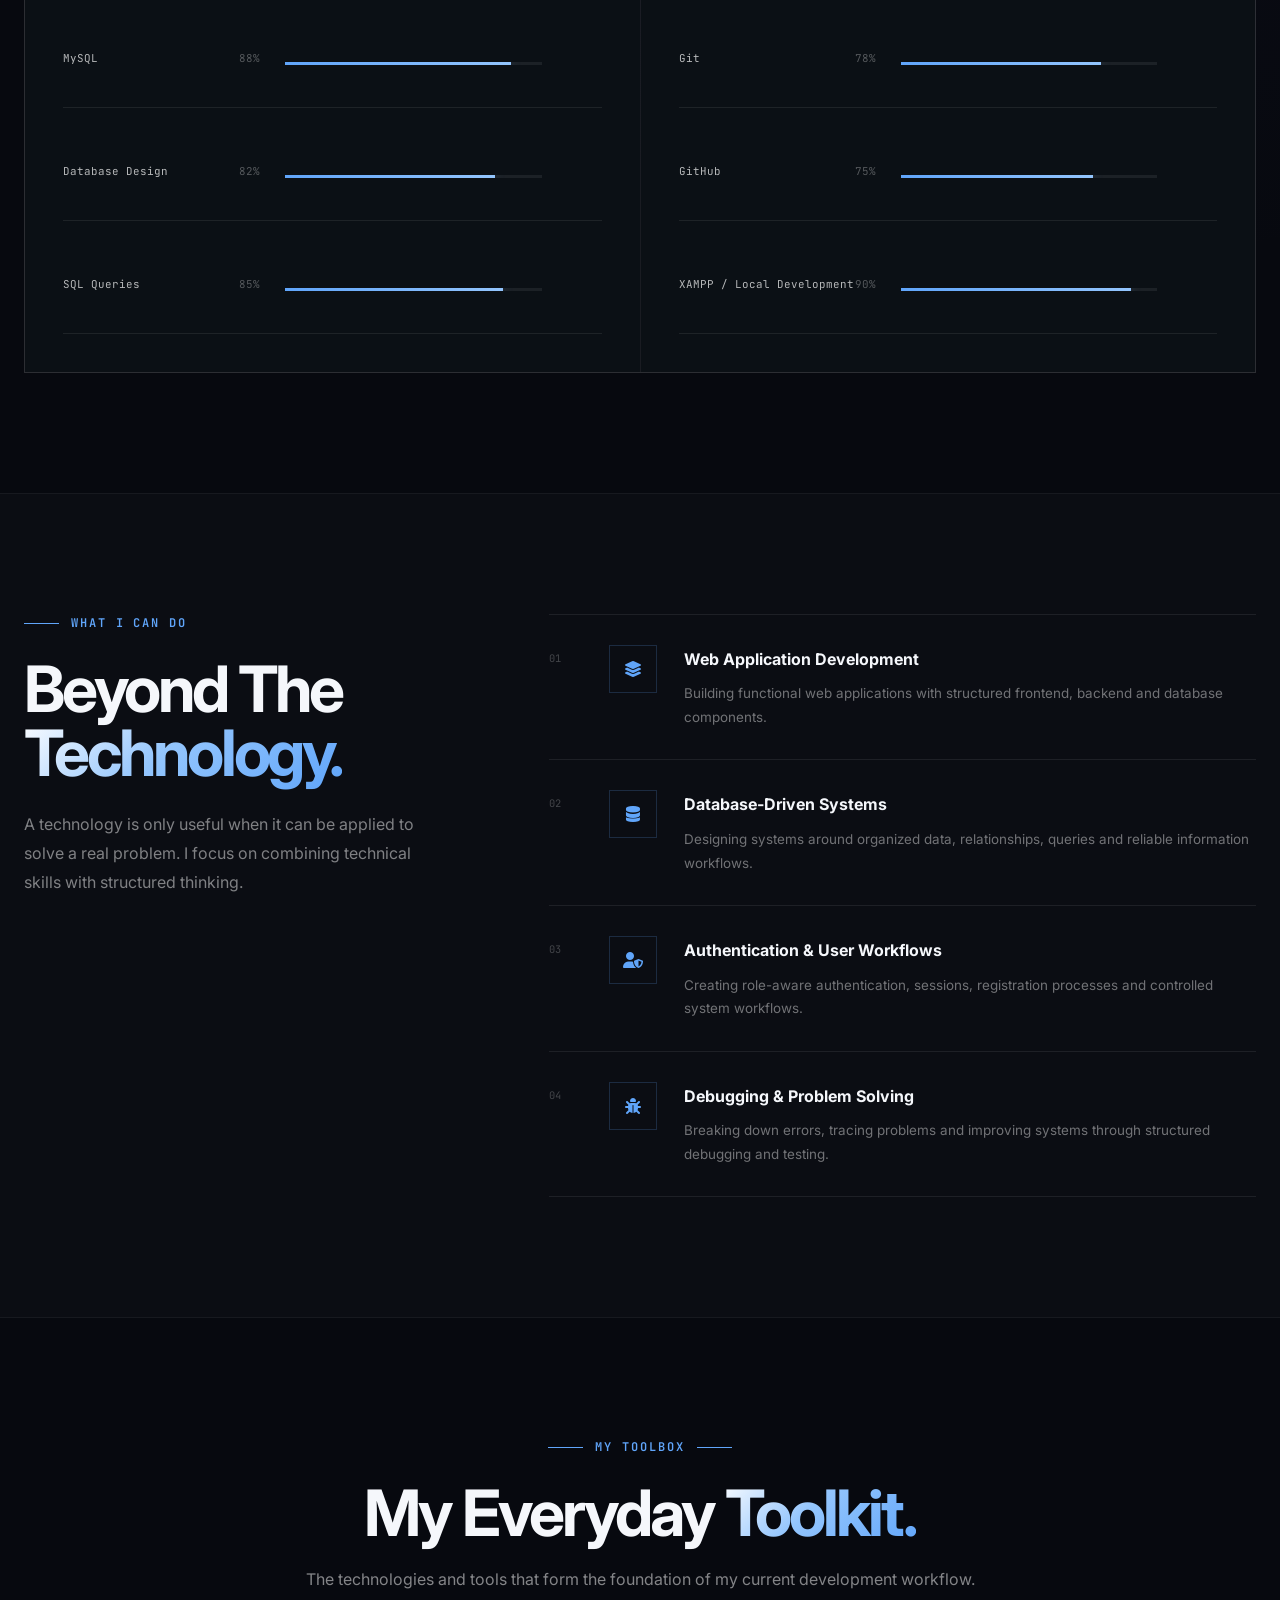
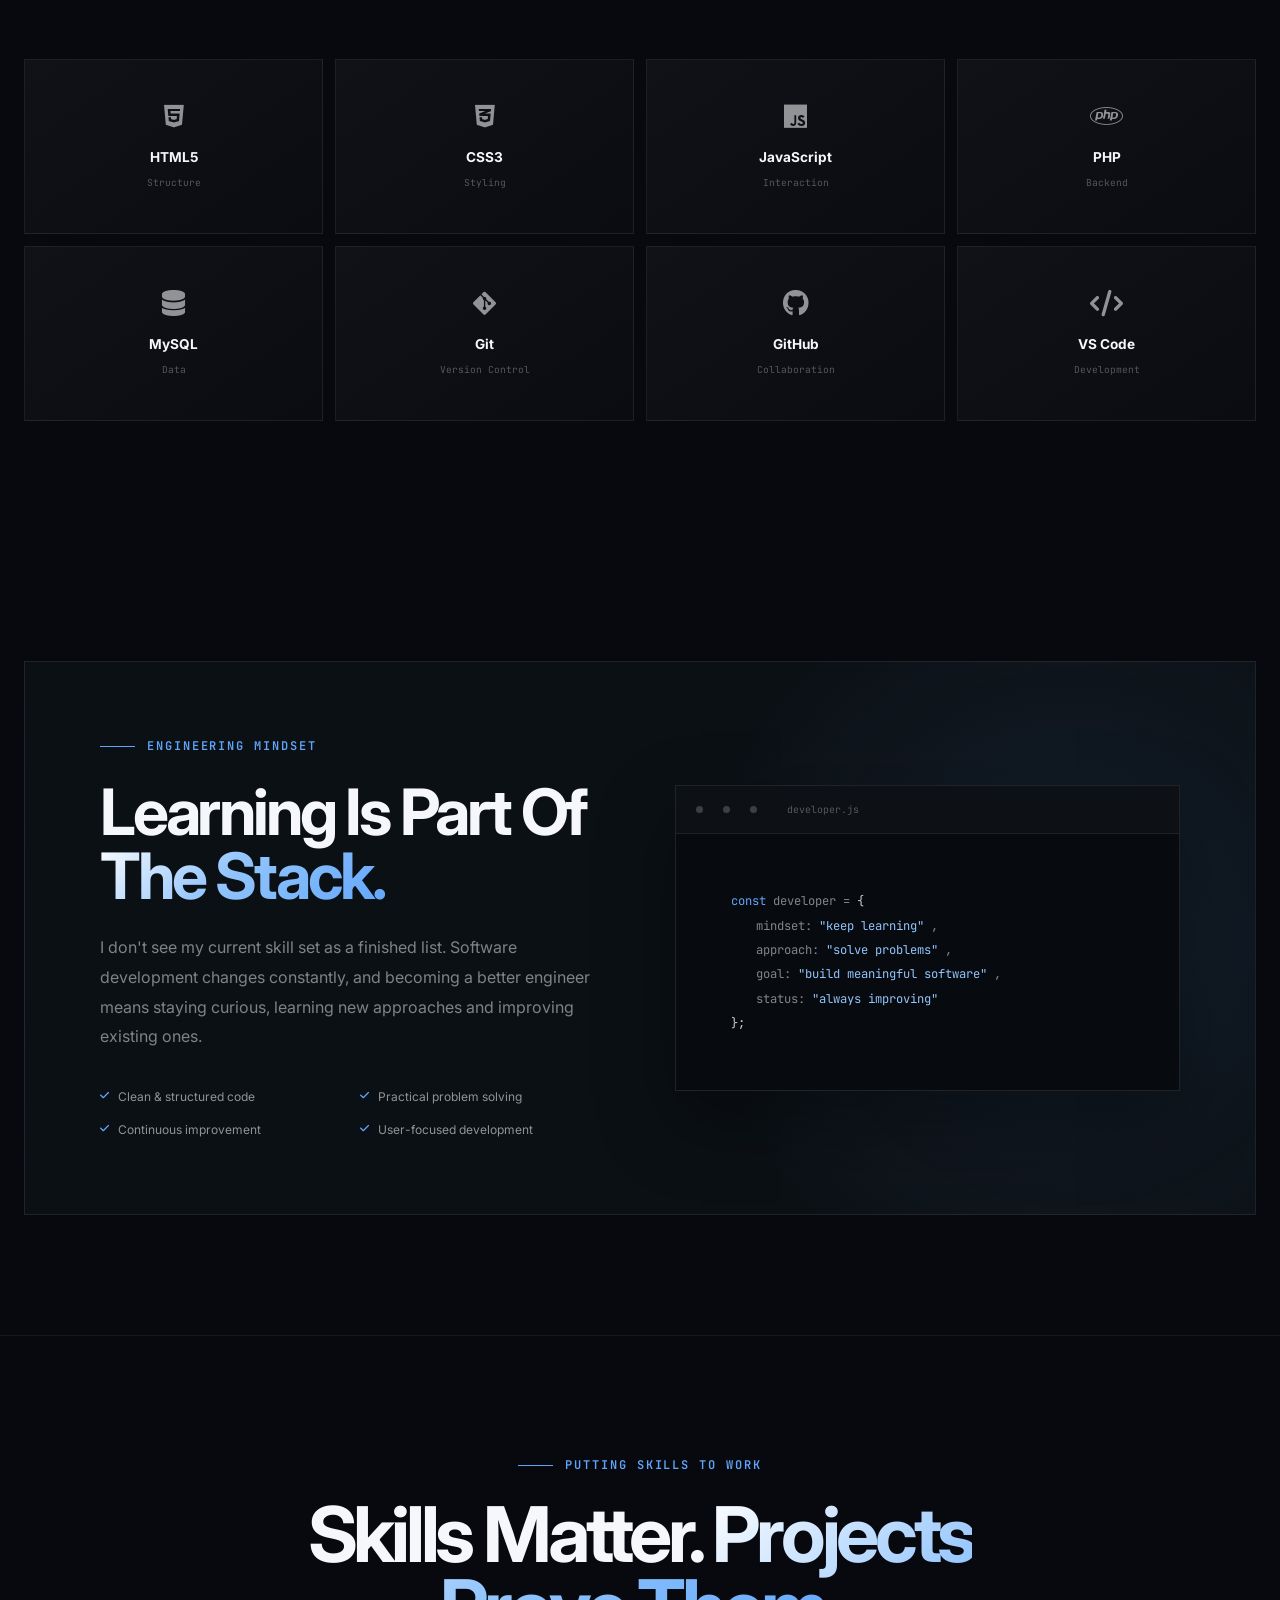
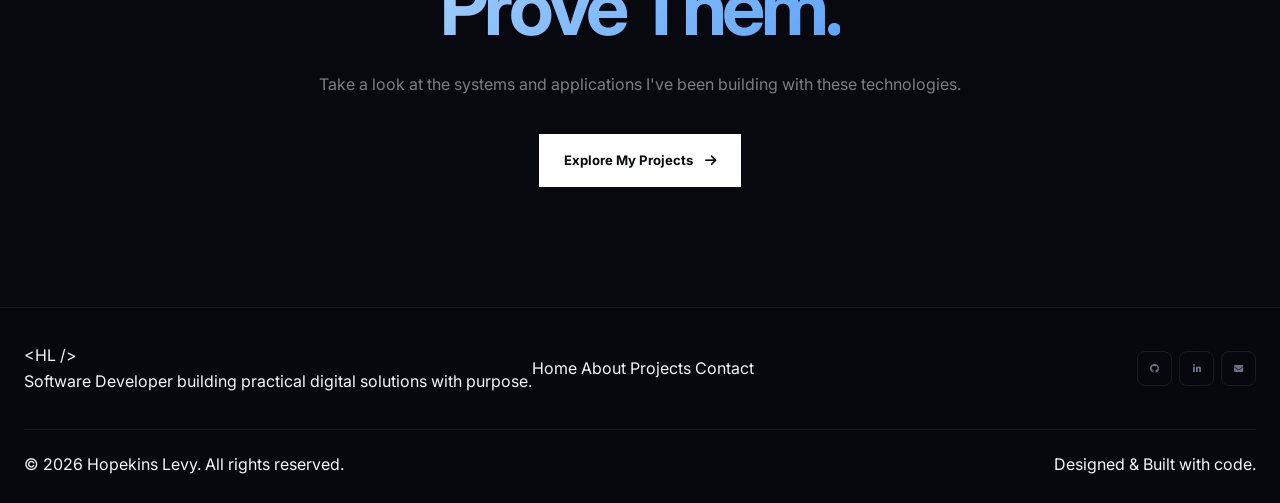
<file: skills.html>
<!DOCTYPE html>
<html lang="en">
<head>
    <meta charset="UTF-8">
    <meta name="viewport" content="width=device-width, initial-scale=1.0">

    <meta
        name="description"
        content="Technical skills and development stack of Hopekins Levy, Software Developer."
    >

    <meta name="author" content="Hopekins Levy">

    <title>Skills | Hopekins Levy</title>

    <!-- Google Fonts -->
    <link rel="preconnect" href="https://fonts.googleapis.com">
    <link rel="preconnect" href="https://fonts.gstatic.com" crossorigin>

    <link
        href="https://fonts.googleapis.com/css2?family=Inter:wght@400;500;600;700;800&family=JetBrains+Mono:wght@400;500;600&display=swap"
        rel="stylesheet"
    >

    <!-- Font Awesome -->
    <link
        rel="stylesheet"
        href="https://cdnjs.cloudflare.com/ajax/libs/font-awesome/6.5.2/css/all.min.css"
    >

    <!-- Main stylesheet -->
    <link rel="stylesheet" href="css/style.css">
</head>

<body>

    <!-- =========================================================
         HEADER / NAVIGATION
         ========================================================= -->
    <header class="site-header" id="siteHeader">

        <div class="container nav-container">

            <!-- Logo -->
            <a href="#home" class="brand" aria-label="Hopekins Levy Home">

                <span class="brand-mark">
                    H<span>.</span>
                </span>

                <span class="brand-name">
                    Hopekins<span>Levy</span>
                </span>

            </a>


            <!-- Desktop Navigation -->
            <nav class="main-nav" id="mainNav" aria-label="Main navigation">

                <a href="index.html" class="nav-link">Home</a>

                <a href="about.html" class="nav-link">About</a>

                <a href="skills.html" class="nav-link active">Skills</a>

                <a href="project.html" class="nav-link">Projects</a>

                <a href="services.html" class="nav-link">Services</a>

                <a href="contact.html" class="nav-link">Contact</a>

            </nav>


            <!-- Header actions -->
            <div class="nav-actions">

                <a href="#contact" class="nav-contact-button">
                    Let's Talk
                    <span class="button-arrow">↗</span>
                </a>


                <!-- Mobile menu button -->
                <button
                    class="menu-toggle"
                    id="menuToggle"
                    type="button"
                    aria-label="Open navigation menu"
                    aria-expanded="false"
                    aria-controls="mainNav"
                >
                    <span></span>
                    <span></span>
                    <span></span>
                </button>

            </div>

        </div>

    </header>

    <main>

        <!-- =================================================
             SKILLS HERO
        ================================================== -->
        <section class="skills-hero">

            <div class="skills-grid-bg"></div>

            <div class="container">

                <div class="skills-hero-content">

                    <div class="section-eyebrow">
                        <span class="eyebrow-line"></span>
                        <span>TECHNICAL SKILLS</span>
                    </div>

                    <h1>
                        Tools,
                        <span>Logic</span>
                        &amp; Craft.
                    </h1>

                    <p>
                        A growing technical toolkit built through practical
                        projects, problem solving and continuous learning.
                    </p>

                    <div class="skills-hero-stats">

                        <div class="skills-stat">
                            <strong>05+</strong>
                            <span>Core Technologies</span>
                        </div>

                        <div class="skills-stat">
                            <strong>03+</strong>
                            <span>Development Areas</span>
                        </div>

                        <div class="skills-stat">
                            <strong>∞</strong>
                            <span>Things To Learn</span>
                        </div>

                    </div>

                </div>

            </div>

        </section>


        <!-- =================================================
             CORE SKILLS
        ================================================== -->
        <section class="skills-core">

            <div class="container">

                <div class="section-heading">

                    <div class="section-eyebrow">
                        <span class="eyebrow-line"></span>
                        <span>CORE STACK</span>
                    </div>

                    <h2>
                        Technologies I
                        <span>Work With.</span>
                    </h2>

                    <p>
                        My current development stack is focused on building
                        responsive, database-driven and functional web
                        applications.
                    </p>

                </div>


                <div class="skills-main-grid">

                    <!-- =====================================
                         FRONTEND
                    ====================================== -->
                    <article class="skill-category-card">

                        <div class="skill-category-header">

                            <div class="skill-category-icon">
                                <i class="fa-solid fa-display"></i>
                            </div>

                            <div>
                                <span class="skill-category-number">
                                    01
                                </span>

                                <h3>
                                    Frontend Development
                                </h3>
                            </div>

                        </div>


                        <div class="skill-list">

                            <div class="skill-row">

                                <div class="skill-row-top">
                                    <span>HTML5</span>
                                    <span>90%</span>
                                </div>

                                <div class="skill-progress">
                                    <span style="width: 90%;"></span>
                                </div>

                            </div>


                            <div class="skill-row">

                                <div class="skill-row-top">
                                    <span>CSS3</span>
                                    <span>85%</span>
                                </div>

                                <div class="skill-progress">
                                    <span style="width: 85%;"></span>
                                </div>

                            </div>


                            <div class="skill-row">

                                <div class="skill-row-top">
                                    <span>JavaScript</span>
                                    <span>78%</span>
                                </div>

                                <div class="skill-progress">
                                    <span style="width: 78%;"></span>
                                </div>

                            </div>

                        </div>

                    </article>


                    <!-- =====================================
                         BACKEND
                    ====================================== -->
                    <article class="skill-category-card">

                        <div class="skill-category-header">

                            <div class="skill-category-icon">
                                <i class="fa-solid fa-server"></i>
                            </div>

                            <div>
                                <span class="skill-category-number">
                                    02
                                </span>

                                <h3>
                                    Backend Development
                                </h3>
                            </div>

                        </div>


                        <div class="skill-list">

                            <div class="skill-row">

                                <div class="skill-row-top">
                                    <span>PHP</span>
                                    <span>88%</span>
                                </div>

                                <div class="skill-progress">
                                    <span style="width: 88%;"></span>
                                </div>

                            </div>


                            <div class="skill-row">

                                <div class="skill-row-top">
                                    <span>MySQLi</span>
                                    <span>86%</span>
                                </div>

                                <div class="skill-progress">
                                    <span style="width: 86%;"></span>
                                </div>

                            </div>


                            <div class="skill-row">

                                <div class="skill-row-top">
                                    <span>Authentication &amp; Sessions</span>
                                    <span>80%</span>
                                </div>

                                <div class="skill-progress">
                                    <span style="width: 80%;"></span>
                                </div>

                            </div>

                        </div>

                    </article>


                    <!-- =====================================
                         DATABASE
                    ====================================== -->
                    <article class="skill-category-card">

                        <div class="skill-category-header">

                            <div class="skill-category-icon">
                                <i class="fa-solid fa-database"></i>
                            </div>

                            <div>
                                <span class="skill-category-number">
                                    03
                                </span>

                                <h3>
                                    Database Development
                                </h3>
                            </div>

                        </div>


                        <div class="skill-list">

                            <div class="skill-row">

                                <div class="skill-row-top">
                                    <span>MySQL</span>
                                    <span>88%</span>
                                </div>

                                <div class="skill-progress">
                                    <span style="width: 88%;"></span>
                                </div>

                            </div>


                            <div class="skill-row">

                                <div class="skill-row-top">
                                    <span>Database Design</span>
                                    <span>82%</span>
                                </div>

                                <div class="skill-progress">
                                    <span style="width: 82%;"></span>
                                </div>

                            </div>


                            <div class="skill-row">

                                <div class="skill-row-top">
                                    <span>SQL Queries</span>
                                    <span>85%</span>
                                </div>

                                <div class="skill-progress">
                                    <span style="width: 85%;"></span>
                                </div>

                            </div>

                        </div>

                    </article>


                    <!-- =====================================
                         VERSION CONTROL
                    ====================================== -->
                    <article class="skill-category-card">

                        <div class="skill-category-header">

                            <div class="skill-category-icon">
                                <i class="fa-brands fa-git-alt"></i>
                            </div>

                            <div>
                                <span class="skill-category-number">
                                    04
                                </span>

                                <h3>
                                    Development Tools
                                </h3>
                            </div>

                        </div>


                        <div class="skill-list">

                            <div class="skill-row">

                                <div class="skill-row-top">
                                    <span>Git</span>
                                    <span>78%</span>
                                </div>

                                <div class="skill-progress">
                                    <span style="width: 78%;"></span>
                                </div>

                            </div>


                            <div class="skill-row">

                                <div class="skill-row-top">
                                    <span>GitHub</span>
                                    <span>75%</span>
                                </div>

                                <div class="skill-progress">
                                    <span style="width: 75%;"></span>
                                </div>

                            </div>


                            <div class="skill-row">

                                <div class="skill-row-top">
                                    <span>XAMPP / Local Development</span>
                                    <span>90%</span>
                                </div>

                                <div class="skill-progress">
                                    <span style="width: 90%;"></span>
                                </div>

                            </div>

                        </div>

                    </article>

                </div>

            </div>

        </section>


        <!-- =================================================
             DEVELOPMENT CAPABILITIES
        ================================================== -->
        <section class="skills-capabilities">

            <div class="container">

                <div class="skills-capabilities-grid">

                    <div class="skills-capabilities-intro">

                        <div class="section-eyebrow">
                            <span class="eyebrow-line"></span>
                            <span>WHAT I CAN DO</span>
                        </div>

                        <h2>
                            Beyond The
                            <span>Technology.</span>
                        </h2>

                        <p>
                            A technology is only useful when it can be applied
                            to solve a real problem. I focus on combining
                            technical skills with structured thinking.
                        </p>

                    </div>


                    <div class="capability-list">

                        <div class="capability-item">

                            <div class="capability-number">
                                01
                            </div>

                            <div class="capability-icon">
                                <i class="fa-solid fa-layer-group"></i>
                            </div>

                            <div class="capability-content">

                                <h3>
                                    Web Application Development
                                </h3>

                                <p>
                                    Building functional web applications
                                    with structured frontend, backend and
                                    database components.
                                </p>

                            </div>

                        </div>


                        <div class="capability-item">

                            <div class="capability-number">
                                02
                            </div>

                            <div class="capability-icon">
                                <i class="fa-solid fa-database"></i>
                            </div>

                            <div class="capability-content">

                                <h3>
                                    Database-Driven Systems
                                </h3>

                                <p>
                                    Designing systems around organized data,
                                    relationships, queries and reliable
                                    information workflows.
                                </p>

                            </div>

                        </div>


                        <div class="capability-item">

                            <div class="capability-number">
                                03
                            </div>

                            <div class="capability-icon">
                                <i class="fa-solid fa-user-shield"></i>
                            </div>

                            <div class="capability-content">

                                <h3>
                                    Authentication &amp; User Workflows
                                </h3>

                                <p>
                                    Creating role-aware authentication,
                                    sessions, registration processes and
                                    controlled system workflows.
                                </p>

                            </div>

                        </div>


                        <div class="capability-item">

                            <div class="capability-number">
                                04
                            </div>

                            <div class="capability-icon">
                                <i class="fa-solid fa-bug"></i>
                            </div>

                            <div class="capability-content">

                                <h3>
                                    Debugging &amp; Problem Solving
                                </h3>

                                <p>
                                    Breaking down errors, tracing problems
                                    and improving systems through structured
                                    debugging and testing.
                                </p>

                            </div>

                        </div>

                    </div>

                </div>

            </div>

        </section>


        <!-- =================================================
             TOOLBOX
        ================================================== -->
        <section class="skills-toolbox">

            <div class="container">

                <div class="section-heading-centered">

                    <div class="section-eyebrow">
                        <span class="eyebrow-line"></span>
                        <span>MY TOOLBOX</span>
                        <span class="eyebrow-line"></span>
                    </div>

                    <h2>
                        My Everyday
                        <span>Toolkit.</span>
                    </h2>

                    <p>
                        The technologies and tools that form the foundation
                        of my current development workflow.
                    </p>

                </div>


                <div class="toolbox-grid">

                    <div class="toolbox-item">
                        <i class="fa-brands fa-html5"></i>
                        <strong>HTML5</strong>
                        <span>Structure</span>
                    </div>

                    <div class="toolbox-item">
                        <i class="fa-brands fa-css3-alt"></i>
                        <strong>CSS3</strong>
                        <span>Styling</span>
                    </div>

                    <div class="toolbox-item">
                        <i class="fa-brands fa-js"></i>
                        <strong>JavaScript</strong>
                        <span>Interaction</span>
                    </div>

                    <div class="toolbox-item">
                        <i class="fa-brands fa-php"></i>
                        <strong>PHP</strong>
                        <span>Backend</span>
                    </div>

                    <div class="toolbox-item">
                        <i class="fa-solid fa-database"></i>
                        <strong>MySQL</strong>
                        <span>Data</span>
                    </div>

                    <div class="toolbox-item">
                        <i class="fa-brands fa-git-alt"></i>
                        <strong>Git</strong>
                        <span>Version Control</span>
                    </div>

                    <div class="toolbox-item">
                        <i class="fa-brands fa-github"></i>
                        <strong>GitHub</strong>
                        <span>Collaboration</span>
                    </div>

                    <div class="toolbox-item">
                        <i class="fa-solid fa-code"></i>
                        <strong>VS Code</strong>
                        <span>Development</span>
                    </div>

                </div>

            </div>

        </section>


        <!-- =================================================
             ENGINEERING MINDSET
        ================================================== -->
        <section class="skills-engineering">

            <div class="container">

                <div class="engineering-box">

                    <div class="engineering-content">

                        <div class="section-eyebrow">
                            <span class="eyebrow-line"></span>
                            <span>ENGINEERING MINDSET</span>
                        </div>

                        <h2>
                            Learning Is Part Of
                            <span>The Stack.</span>
                        </h2>

                        <p>
                            I don't see my current skill set as a finished
                            list. Software development changes constantly,
                            and becoming a better engineer means staying
                            curious, learning new approaches and improving
                            existing ones.
                        </p>

                        <div class="engineering-points">

                            <span>
                                <i class="fa-solid fa-check"></i>
                                Clean &amp; structured code
                            </span>

                            <span>
                                <i class="fa-solid fa-check"></i>
                                Practical problem solving
                            </span>

                            <span>
                                <i class="fa-solid fa-check"></i>
                                Continuous improvement
                            </span>

                            <span>
                                <i class="fa-solid fa-check"></i>
                                User-focused development
                            </span>

                        </div>

                    </div>


                    <div class="engineering-terminal">

                        <div class="terminal-header">

                            <span class="terminal-dot"></span>
                            <span class="terminal-dot"></span>
                            <span class="terminal-dot"></span>

                            <span class="terminal-title">
                                developer.js
                            </span>

                        </div>

                        <div class="terminal-body">

                            <div>
                                <span class="terminal-keyword">
                                    const
                                </span>
                                developer =
                                <span class="terminal-bracket">
                                    {
                                </span>
                            </div>

                            <div class="terminal-indent">
                                mindset:
                                <span class="terminal-string">
                                    "keep learning"
                                </span>,
                            </div>

                            <div class="terminal-indent">
                                approach:
                                <span class="terminal-string">
                                    "solve problems"
                                </span>,
                            </div>

                            <div class="terminal-indent">
                                goal:
                                <span class="terminal-string">
                                    "build meaningful software"
                                </span>,
                            </div>

                            <div class="terminal-indent">
                                status:
                                <span class="terminal-string">
                                    "always improving"
                                </span>
                            </div>

                            <div>
                                <span class="terminal-bracket">
                                    };
                                </span>
                            </div>

                        </div>

                    </div>

                </div>

            </div>

        </section>


        <!-- =================================================
             PROJECT CTA
        ================================================== -->
        <section class="skills-cta">

            <div class="container">

                <div class="skills-cta-inner">

                    <div class="section-eyebrow">
                        <span class="eyebrow-line"></span>
                        <span>PUTTING SKILLS TO WORK</span>
                    </div>

                    <h2>
                        Skills Matter.
                        <span>Projects Prove Them.</span>
                    </h2>

                    <p>
                        Take a look at the systems and applications I've been
                        building with these technologies.
                    </p>

                    <a href="projects.html" class="cta-button">
                        Explore My Projects
                        <i class="fa-solid fa-arrow-right"></i>
                    </a>

                </div>

            </div>

        </section>

    </main>


    <!-- =====================================================
         FOOTER
    ====================================================== -->
    <footer class="site-footer">

        <div class="container">

            <div class="footer-top">

                <div class="footer-brand">

                    <a href="index.html" class="logo">
                        <span class="logo-mark">&lt;HL /&gt;</span>
                    </a>

                    <p>
                        Software Developer building practical digital
                        solutions with purpose.
                    </p>

                </div>


                <div class="footer-links">

                    <a href="index.html">Home</a>

                    <a href="about.html">About</a>

                    <a href="projects.html">Projects</a>

                    <a href="index.html#contact">Contact</a>

                </div>


                <div class="footer-socials">

                    <a href="#" aria-label="GitHub">
                        <i class="fa-brands fa-github"></i>
                    </a>

                    <a href="#" aria-label="LinkedIn">
                        <i class="fa-brands fa-linkedin-in"></i>
                    </a>

                    <a
                        href="mailto:your@email.com"
                        aria-label="Email"
                    >
                        <i class="fa-solid fa-envelope"></i>
                    </a>

                </div>

            </div>


            <div class="footer-bottom">

                <span>
                    © <span id="currentYear"></span>
                    Hopekins Levy. All rights reserved.
                </span>

                <span class="footer-code">
                    Designed &amp; Built with code.
                </span>

            </div>

        </div>

    </footer>


    <!-- Main JavaScript -->
    <script src="js/script.js"></script>

</body>
</html>
</file>
<file: css/style.css>
/* ================================================================
   HOPEKINS LEVY — PERSONAL PORTFOLIO
   Main stylesheet
   Modern Dark Developer Portfolio
   ================================================================ */


/* ================================================================
   01. ROOT VARIABLES
   ================================================================ */

:root {

    /* Colors */
    --bg-main: #07090f;
    --bg-secondary: #0b0e16;
    --bg-card: #10141e;
    --bg-card-light: #141925;

    --text-primary: #f5f7fb;
    --text-secondary: #a4adbd;
    --text-muted: #687284;

    --accent: #7c5cff;
    --accent-light: #9d87ff;
    --accent-blue: #4f8cff;
    --accent-cyan: #42d9ff;

    --border: rgba(255, 255, 255, 0.08);
    --border-light: rgba(255, 255, 255, 0.13);

    --white: #ffffff;

    /* Gradients */
    --gradient-main:
        linear-gradient(
            135deg,
            #8b6cff 0%,
            #5f8cff 50%,
            #43d9ff 100%
        );

    --gradient-text:
        linear-gradient(
            100deg,
            #a58dff 0%,
            #6f9dff 48%,
            #52dcff 100%
        );

    /* Typography */
    --font-body: "Inter", sans-serif;
    --font-display: "Space Grotesk", sans-serif;

    /* Layout */
    --container: 1240px;
    --nav-height: 84px;

    /* Radius */
    --radius-sm: 8px;
    --radius-md: 16px;
    --radius-lg: 24px;
    --radius-xl: 32px;

    /* Shadows */
    --shadow-card:
        0 25px 70px rgba(0, 0, 0, 0.35);

    --shadow-glow:
        0 0 60px rgba(124, 92, 255, 0.16);

    /* Transitions */
    --transition-fast: 0.2s ease;
    --transition: 0.35s ease;
    --transition-slow: 0.6s ease;
}


/* ================================================================
   02. RESET
   ================================================================ */

*,
*::before,
*::after {
    margin: 0;
    padding: 0;
    box-sizing: border-box;
}


html {
    scroll-behavior: smooth;
    scroll-padding-top: 100px;
}


body {
    min-height: 100vh;

    background:
        radial-gradient(
            circle at 80% 10%,
            rgba(91, 75, 180, 0.08),
            transparent 28%
        ),
        var(--bg-main);

    color: var(--text-primary);

    font-family: var(--font-body);

    line-height: 1.6;

    overflow-x: hidden;
}


body.menu-open {
    overflow: hidden;
}


img {
    display: block;
    max-width: 100%;
}


a {
    color: inherit;
    text-decoration: none;
}


button,
input,
textarea {
    font: inherit;
}


button {
    border: 0;
    cursor: pointer;
}


ul,
ol {
    list-style: none;
}


/* ================================================================
   03. GLOBAL CONTAINER / SECTION
   ================================================================ */

.container {
    width: min(
        calc(100% - 48px),
        var(--container)
    );

    margin-inline: auto;
}


.section {
    position: relative;
    padding: 140px 0;
}


.section-heading {
    display: flex;
    align-items: flex-start;
    gap: 30px;

    margin-bottom: 75px;
}


.section-number {
    display: flex;
    align-items: center;
    justify-content: center;

    min-width: 48px;
    height: 48px;

    border: 1px solid var(--border-light);
    border-radius: 50%;

    color: var(--accent-light);

    font-family: var(--font-display);
    font-size: 0.78rem;
    font-weight: 600;

    letter-spacing: 0.05em;
}


.section-label {
    margin-bottom: 13px;

    color: var(--accent-light);

    font-size: 0.72rem;
    font-weight: 700;

    letter-spacing: 0.2em;
}


.section-heading h2 {
    max-width: 750px;

    font-family: var(--font-display);

    font-size: clamp(
        2.3rem,
        5vw,
        4.5rem
    );

    font-weight: 600;

    line-height: 1.04;

    letter-spacing: -0.045em;
}


.gradient-text {
    background: var(--gradient-text);

    -webkit-background-clip: text;
    background-clip: text;

    -webkit-text-fill-color: transparent;
    color: transparent;
}


/* ================================================================
   04. PAGE LOADER
   ================================================================ */

.page-loader {
    position: fixed;

    inset: 0;

    z-index: 9999;

    display: flex;
    flex-direction: column;
    align-items: center;
    justify-content: center;

    gap: 25px;

    background: var(--bg-main);

    transition:
        opacity 0.6s ease,
        visibility 0.6s ease;
}


.page-loader.loaded {
    opacity: 0;
    visibility: hidden;
}


.loader-logo {
    display: flex;
    align-items: center;
    justify-content: center;

    width: 70px;
    height: 70px;

    border: 1px solid var(--border-light);
    border-radius: 18px;

    background: rgba(255, 255, 255, 0.025);

    box-shadow: var(--shadow-glow);

    font-family: var(--font-display);
    font-size: 1.8rem;
    font-weight: 700;
}


.loader-logo span {
    background: var(--gradient-text);

    -webkit-background-clip: text;
    background-clip: text;

    -webkit-text-fill-color: transparent;
}


.loader-line {
    width: 100px;
    height: 2px;

    overflow: hidden;

    background: rgba(255, 255, 255, 0.08);
}


.loader-line::after {
    content: "";

    display: block;

    width: 100%;
    height: 100%;

    background: var(--gradient-main);

    transform: translateX(-100%);

    animation: loaderProgress 1.2s ease forwards;
}


@keyframes loaderProgress {

    to {
        transform: translateX(0);
    }

}


/* ================================================================
   05. HEADER
   ================================================================ */

.site-header {
    position: fixed;

    top: 0;
    left: 0;

    z-index: 1000;

    width: 100%;

    border-bottom: 1px solid transparent;

    transition:
        background var(--transition),
        border-color var(--transition),
        backdrop-filter var(--transition);
}


.site-header.scrolled {
    background: rgba(7, 9, 15, 0.82);

    border-color: var(--border);

    backdrop-filter: blur(20px);
}


.nav-container {
    display: flex;
    align-items: center;
    justify-content: space-between;

    height: var(--nav-height);
}


/* Brand */

.brand {
    display: inline-flex;
    align-items: center;
    gap: 12px;

    flex-shrink: 0;
}


.brand-mark {
    display: flex;
    align-items: center;
    justify-content: center;

    width: 39px;
    height: 39px;

    border: 1px solid var(--border-light);
    border-radius: 11px;

    background:
        linear-gradient(
            145deg,
            rgba(124, 92, 255, 0.15),
            rgba(66, 217, 255, 0.05)
        );

    font-family: var(--font-display);
    font-size: 1rem;
    font-weight: 700;
}


.brand-mark span {
    color: var(--accent-light);
}


.brand-name {
    font-family: var(--font-display);

    font-size: 1rem;
    font-weight: 600;

    letter-spacing: -0.02em;
}


.brand-name span {
    color: var(--text-muted);
}


/* Navigation */

.main-nav {
    display: flex;
    align-items: center;
    gap: 34px;

    margin-left: auto;
    margin-right: 45px;
}


.nav-link {
    position: relative;

    color: var(--text-secondary);

    font-size: 0.82rem;
    font-weight: 500;

    transition:
        color var(--transition-fast);
}


.nav-link::after {
    content: "";

    position: absolute;

    left: 50%;
    bottom: -8px;

    width: 0;
    height: 1px;

    background: var(--gradient-main);

    transform: translateX(-50%);

    transition: width var(--transition);
}


.nav-link:hover,
.nav-link.active {
    color: var(--white);
}


.nav-link.active::after,
.nav-link:hover::after {
    width: 18px;
}


/* Header action */

.nav-actions {
    display: flex;
    align-items: center;
    gap: 15px;
}


.nav-contact-button {
    display: inline-flex;
    align-items: center;
    gap: 9px;

    padding: 11px 17px;

    border: 1px solid var(--border-light);
    border-radius: 100px;

    background: rgba(255, 255, 255, 0.025);

    color: var(--text-primary);

    font-size: 0.78rem;
    font-weight: 600;

    transition:
        background var(--transition),
        border-color var(--transition),
        transform var(--transition);
}


.nav-contact-button:hover {
    background: rgba(124, 92, 255, 0.12);

    border-color: rgba(124, 92, 255, 0.4);

    transform: translateY(-2px);
}


.button-arrow {
    color: var(--accent-light);

    font-size: 1rem;

    transition: transform var(--transition);
}


.nav-contact-button:hover .button-arrow {
    transform: translate(2px, -2px);
}


/* Mobile toggle */

.menu-toggle {
    display: none;

    width: 42px;
    height: 42px;

    align-items: center;
    justify-content: center;
    flex-direction: column;
    gap: 5px;

    border: 1px solid var(--border);
    border-radius: 10px;

    background: rgba(255, 255, 255, 0.03);
}


.menu-toggle span {
    width: 18px;
    height: 1.5px;

    background: var(--text-primary);

    transition:
        transform var(--transition),
        opacity var(--transition);
}


.menu-toggle.active span:nth-child(1) {
    transform: translateY(6.5px) rotate(45deg);
}


.menu-toggle.active span:nth-child(2) {
    opacity: 0;
}


.menu-toggle.active span:nth-child(3) {
    transform: translateY(-6.5px) rotate(-45deg);
}


/* ================================================================
   06. HERO
   ================================================================ */

.hero {
    min-height: 100vh;

    display: flex;
    align-items: center;

    padding-top: calc(
        var(--nav-height) + 70px
    );

    padding-bottom: 80px;

    overflow: hidden;
}


.hero-grid {
    position: absolute;

    inset: 0;

    pointer-events: none;

    opacity: 0.28;

    background-image:
        linear-gradient(
            rgba(255, 255, 255, 0.035) 1px,
            transparent 1px
        ),
        linear-gradient(
            90deg,
            rgba(255, 255, 255, 0.035) 1px,
            transparent 1px
        );

    background-size: 70px 70px;

    mask-image:
        linear-gradient(
            to bottom,
            black,
            transparent 80%
        );
}


.hero-glow {
    position: absolute;

    width: 550px;
    height: 550px;

    border-radius: 50%;

    filter: blur(120px);

    pointer-events: none;
}


.hero-glow-one {
    top: -250px;
    right: -100px;

    background: rgba(102, 74, 255, 0.13);
}


.hero-glow-two {
    bottom: -300px;
    left: -150px;

    background: rgba(48, 154, 255, 0.08);
}


.hero-container {
    position: relative;

    display: grid;

    grid-template-columns:
        minmax(0, 1.05fr)
        minmax(430px, 0.95fr);

    align-items: center;

    gap: 70px;
}


.hero-content {
    position: relative;
    z-index: 2;
}


/* Availability */

.availability-badge {
    display: inline-flex;
    align-items: center;
    gap: 9px;

    margin-bottom: 28px;
    padding: 7px 12px;

    border: 1px solid rgba(91, 230, 170, 0.15);
    border-radius: 100px;

    background: rgba(91, 230, 170, 0.035);

    color: #9ed8bd;

    font-size: 0.68rem;
    font-weight: 500;
}


.availability-dot {
    width: 7px;
    height: 7px;

    border-radius: 50%;

    background: #63d99f;

    box-shadow:
        0 0 0 4px rgba(99, 217, 159, 0.08),
        0 0 15px rgba(99, 217, 159, 0.45);

    animation: pulse 2s infinite;
}


@keyframes pulse {

    0%,
    100% {
        opacity: 1;
        transform: scale(1);
    }

    50% {
        opacity: 0.65;
        transform: scale(0.82);
    }

}


/* Hero typography */

.hero-kicker {
    margin-bottom: 17px;

    color: var(--text-muted);

    font-size: 0.73rem;
    font-weight: 700;

    letter-spacing: 0.22em;
}


.hero-title {
    max-width: 850px;

    font-family: var(--font-display);

    font-size: clamp(
        3.4rem,
        7vw,
        6.5rem
    );

    font-weight: 600;

    line-height: 0.98;

    letter-spacing: -0.065em;
}


.hero-description {
    max-width: 610px;

    margin-top: 30px;

    color: var(--text-secondary);

    font-size: 1.03rem;

    line-height: 1.8;
}


/* Hero buttons */

.hero-actions {
    display: flex;
    align-items: center;
    flex-wrap: wrap;
    gap: 13px;

    margin-top: 37px;
}


.btn {
    display: inline-flex;
    align-items: center;
    justify-content: center;
    gap: 12px;

    min-height: 52px;

    padding: 0 20px;

    border-radius: 100px;

    font-size: 0.8rem;
    font-weight: 600;

    transition:
        transform var(--transition),
        box-shadow var(--transition),
        border-color var(--transition),
        background var(--transition);
}


.btn:hover {
    transform: translateY(-3px);
}


.btn-primary {
    background: var(--gradient-main);

    color: #ffffff;

    box-shadow:
        0 10px 35px rgba(105, 81, 245, 0.2);
}


.btn-primary:hover {
    box-shadow:
        0 15px 45px rgba(105, 81, 245, 0.35);
}


.btn-secondary {
    border: 1px solid var(--border-light);

    background: rgba(255, 255, 255, 0.025);

    color: var(--text-primary);
}


.btn-secondary:hover {
    border-color: rgba(124, 92, 255, 0.4);

    background: rgba(124, 92, 255, 0.07);
}


.btn-icon {
    font-size: 1rem;

    transition: transform var(--transition);
}


.btn:hover .btn-icon {
    transform: translate(2px, -2px);
}


/* Mini tech list */

.hero-tech {
    display: flex;
    align-items: center;
    flex-wrap: wrap;
    gap: 17px;

    margin-top: 55px;
}


.tech-label {
    color: var(--text-muted);

    font-size: 0.65rem;
    font-weight: 600;

    letter-spacing: 0.08em;
    text-transform: uppercase;
}


.tech-stack-mini {
    display: flex;
    align-items: center;
    flex-wrap: wrap;
    gap: 8px;
}


.tech-stack-mini span {
    padding: 5px 9px;

    border: 1px solid var(--border);

    border-radius: 6px;

    color: var(--text-secondary);

    font-size: 0.62rem;
}


/* ================================================================
   07. HERO VISUAL
   ================================================================ */

.hero-visual {
    position: relative;

    min-height: 600px;

    display: flex;
    align-items: center;
    justify-content: center;
}


.developer-orbit {
    position: relative;

    width: min(
        500px,
        100%
    );

    aspect-ratio: 1;
}


/* Orbit rings */

.orbit {
    position: absolute;

    top: 50%;
    left: 50%;

    border: 1px solid rgba(124, 92, 255, 0.11);

    border-radius: 50%;

    transform: translate(-50%, -50%);

    pointer-events: none;
}


.orbit-one {
    width: 74%;
    height: 74%;

    animation: orbitRotate 22s linear infinite;
}


.orbit-two {
    width: 88%;
    height: 88%;

    border-color: rgba(79, 140, 255, 0.08);

    animation: orbitRotateReverse 30s linear infinite;
}


.orbit-three {
    width: 100%;
    height: 100%;

    border-color: rgba(66, 217, 255, 0.05);

    animation: orbitRotate 38s linear infinite;
}


@keyframes orbitRotate {

    from {
        transform:
            translate(-50%, -50%)
            rotate(0deg);
    }

    to {
        transform:
            translate(-50%, -50%)
            rotate(360deg);
    }

}


@keyframes orbitRotateReverse {

    from {
        transform:
            translate(-50%, -50%)
            rotate(360deg);
    }

    to {
        transform:
            translate(-50%, -50%)
            rotate(0deg);
    }

}


/* Profile placeholder */

.profile-placeholder {
    position: absolute;

    top: 50%;
    left: 50%;

    width: 48%;
    aspect-ratio: 1;

    transform: translate(-50%, -50%);

    border: 1px solid rgba(255, 255, 255, 0.13);
    border-radius: 50%;

    background:
        radial-gradient(
            circle at 40% 30%,
            rgba(124, 92, 255, 0.22),
            transparent 50%
        ),
        linear-gradient(
            145deg,
            #111622,
            #080b12
        );

    box-shadow:
        0 0 0 15px rgba(124, 92, 255, 0.025),
        0 0 0 30px rgba(124, 92, 255, 0.015),
        0 30px 90px rgba(0, 0, 0, 0.5);

    overflow: hidden;
}


.profile-placeholder::before {
    content: "";

    position: absolute;

    inset: 0;

    background:
        radial-gradient(
            circle at 70% 80%,
            rgba(66, 217, 255, 0.09),
            transparent 35%
        );
}


.profile-placeholder-inner {
    position: absolute;

    inset: 10px;

    display: flex;
    flex-direction: column;
    align-items: center;
    justify-content: center;

    border: 1px dashed rgba(255, 255, 255, 0.12);

    border-radius: 50%;
}


.profile-initial {
    font-family: var(--font-display);

    font-size: clamp(
        4rem,
        9vw,
        7rem
    );

    font-weight: 600;

    line-height: 1;

    background: var(--gradient-text);

    -webkit-background-clip: text;
    background-clip: text;

    -webkit-text-fill-color: transparent;
}


.profile-placeholder-text {
    margin-top: 12px;

    color: var(--text-muted);

    font-size: 0.55rem;
    font-weight: 700;

    letter-spacing: 0.2em;
}


/* Floating cards */

.floating-card {
    position: absolute;

    border: 1px solid var(--border-light);

    background:
        linear-gradient(
            145deg,
            rgba(19, 24, 36, 0.94),
            rgba(10, 13, 21, 0.94)
        );

    box-shadow:
        0 25px 60px rgba(0, 0, 0, 0.35),
        inset 0 1px 0 rgba(255, 255, 255, 0.035);

    backdrop-filter: blur(15px);
}


/* Code card */

.code-card {
    top: 10%;
    left: -2%;

    width: 245px;

    padding: 13px 15px;

    border-radius: 13px;

    animation:
        floatingOne 5s ease-in-out infinite;
}


.code-card-header {
    display: flex;
    gap: 5px;

    margin-bottom: 13px;
}


.window-dot {
    width: 6px;
    height: 6px;

    border-radius: 50%;

    background: rgba(255, 255, 255, 0.18);
}


.code-content {
    font-family:
        "Courier New",
        monospace;

    font-size: 0.58rem;

    line-height: 1.9;
}


.code-line {
    display: block;

    color: #9aa4b7;
}


.code-indent {
    padding-left: 12px;
}


.code-indent-two {
    padding-left: 24px;
}


.code-purple {
    color: #a68aff;
}


.code-green {
    color: #65d7a0;
}


/* Status card */

.status-card {
    right: -1%;
    bottom: 16%;

    display: flex;
    align-items: center;
    gap: 11px;

    padding: 12px 15px;

    border-radius: 12px;

    animation:
        floatingTwo 6s ease-in-out infinite;
}


.status-icon {
    display: flex;
    align-items: center;
    justify-content: center;

    width: 28px;
    height: 28px;

    border-radius: 8px;

    background: rgba(124, 92, 255, 0.12);

    color: var(--accent-light);
}


.status-card strong,
.status-card small {
    display: block;
}


.status-card strong {
    color: var(--text-primary);

    font-size: 0.67rem;
}


.status-card small {
    margin-top: 2px;

    color: var(--text-muted);

    font-size: 0.56rem;
}


/* Project count */

.project-count-card {
    left: 6%;
    bottom: 7%;

    display: flex;
    align-items: center;
    gap: 10px;

    padding: 11px 14px;

    border-radius: 12px;

    animation:
        floatingThree 7s ease-in-out infinite;
}


.project-count-card strong {
    font-family: var(--font-display);

    font-size: 1.45rem;

    background: var(--gradient-text);

    -webkit-background-clip: text;
    background-clip: text;

    -webkit-text-fill-color: transparent;
}


.project-count-card span {
    color: var(--text-muted);

    font-size: 0.57rem;
    line-height: 1.35;
}


@keyframes floatingOne {

    0%,
    100% {
        transform: translateY(0);
    }

    50% {
        transform: translateY(-12px);
    }

}


@keyframes floatingTwo {

    0%,
    100% {
        transform: translateY(0);
    }

    50% {
        transform: translateY(10px);
    }

}


@keyframes floatingThree {

    0%,
    100% {
        transform: translateY(0);
    }

    50% {
        transform: translateY(-8px);
    }

}


/* Scroll indicator */

.scroll-indicator {
    position: absolute;

    bottom: 32px;
    left: 50%;

    display: flex;
    align-items: center;
    gap: 13px;

    transform: translateX(-50%);

    color: var(--text-muted);

    font-size: 0.58rem;
    font-weight: 600;

    letter-spacing: 0.18em;
}


.scroll-line {
    width: 40px;
    height: 1px;

    background: linear-gradient(
        90deg,
        transparent,
        var(--accent)
    );
}


/* ================================================================
   08. MARQUEE
   ================================================================ */

.tech-marquee {
    position: relative;

    width: 100%;

    padding: 21px 0;

    overflow: hidden;

    border-top: 1px solid var(--border);
    border-bottom: 1px solid var(--border);

    background: rgba(255, 255, 255, 0.012);
}


.marquee-track {
    display: flex;
    align-items: center;
    gap: 28px;

    width: max-content;

    white-space: nowrap;

    animation: marquee 30s linear infinite;
}


.marquee-track span {
    color: var(--text-muted);

    font-family: var(--font-display);

    font-size: 0.7rem;
    font-weight: 600;

    letter-spacing: 0.15em;
}


.marquee-track .marquee-dot {
    color: var(--accent);

    font-size: 0.8rem;
}


@keyframes marquee {

    from {
        transform: translateX(0);
    }

    to {
        transform: translateX(-35%);
    }

}


/* ================================================================
   09. ABOUT
   ================================================================ */

.about {
    background:
        linear-gradient(
            180deg,
            var(--bg-main),
            var(--bg-secondary)
        );
}


.about-grid {
    display: grid;

    grid-template-columns:
        minmax(0, 1.1fr)
        minmax(350px, 0.9fr);

    gap: 100px;
}


.about-intro {
    max-width: 700px;
}


.about-intro .large-text {
    margin-bottom: 27px;

    color: var(--text-primary);

    font-family: var(--font-display);

    font-size: clamp(
        1.45rem,
        3vw,
        2.2rem
    );

    line-height: 1.35;

    letter-spacing: -0.03em;
}


.about-intro > p:not(.large-text) {
    max-width: 600px;

    color: var(--text-secondary);

    line-height: 1.9;
}


.text-link {
    display: inline-flex;
    align-items: center;
    gap: 10px;

    margin-top: 34px;

    padding-bottom: 7px;

    border-bottom: 1px solid rgba(124, 92, 255, 0.35);

    color: var(--text-primary);

    font-size: 0.78rem;
    font-weight: 600;
}


.text-link span {
    color: var(--accent-light);

    transition: transform var(--transition);
}


.text-link:hover span {
    transform: translate(3px, -3px);
}


/* About cards */

.about-details {
    display: flex;
    flex-direction: column;

    border-top: 1px solid var(--border);
}


.about-detail-card {
    display: grid;

    grid-template-columns: 50px 1fr;

    gap: 18px;

    padding: 28px 0;

    border-bottom: 1px solid var(--border);
}


.detail-number {
    color: var(--text-muted);

    font-family: var(--font-display);

    font-size: 0.65rem;
}


.about-detail-card h3 {
    margin-bottom: 7px;

    font-family: var(--font-display);

    font-size: 1rem;
    font-weight: 600;
}


.about-detail-card p {
    color: var(--text-muted);

    font-size: 0.79rem;

    line-height: 1.7;
}


/* ================================================================
   10. SKILLS
   ================================================================ */

.skills-layout {
    display: grid;

    grid-template-columns:
        minmax(0, 0.85fr)
        minmax(0, 1.15fr);

    gap: 80px;
}


/* Featured skill */

.skills-feature {
    position: relative;

    padding: 35px;

    border: 1px solid var(--border);

    border-radius: var(--radius-lg);

    background:
        radial-gradient(
            circle at 90% 10%,
            rgba(124, 92, 255, 0.12),
            transparent 35%
        ),
        var(--bg-card);

    overflow: hidden;
}


.skills-feature::before {
    content: "";

    position: absolute;

    top: -120px;
    right: -120px;

    width: 250px;
    height: 250px;

    border-radius: 50%;

    border: 1px solid rgba(124, 92, 255, 0.08);
}


.skill-feature-top {
    display: flex;
    align-items: center;
    justify-content: space-between;

    margin-bottom: 60px;
}


.skill-icon {
    display: flex;
    align-items: center;
    justify-content: center;

    width: 48px;
    height: 48px;

    border: 1px solid rgba(124, 92, 255, 0.25);
    border-radius: 12px;

    background: rgba(124, 92, 255, 0.08);

    color: var(--accent-light);

    font-family: monospace;
}


.skill-category {
    color: var(--text-muted);

    font-size: 0.62rem;
    font-weight: 700;

    letter-spacing: 0.17em;
}


.skills-feature h3 {
    max-width: 430px;

    margin-bottom: 18px;

    font-family: var(--font-display);

    font-size: 2rem;
    font-weight: 600;

    line-height: 1.15;

    letter-spacing: -0.04em;
}


.skills-feature h3 span {
    color: var(--text-muted);
}


.skills-feature > p {
    max-width: 440px;

    color: var(--text-secondary);

    font-size: 0.82rem;

    line-height: 1.8;
}


.skill-tags {
    display: flex;
    flex-wrap: wrap;
    gap: 7px;

    margin-top: 32px;
}


.skill-tags span {
    padding: 7px 10px;

    border: 1px solid var(--border);

    border-radius: 7px;

    color: var(--text-secondary);

    font-size: 0.62rem;
}


/* Skill rows */

.skills-list {
    display: flex;
    flex-direction: column;

    border-top: 1px solid var(--border);
}


.skill-row {
    display: grid;

    grid-template-columns:
        minmax(190px, 1fr)
        minmax(130px, 1.3fr)
        35px;

    align-items: center;

    gap: 25px;

    min-height: 88px;

    border-bottom: 1px solid var(--border);
}


.skill-name {
    color: var(--text-primary);

    font-size: 0.78rem;
    font-weight: 500;
}


.skill-name span {
    display: inline-block;

    width: 25px;

    color: var(--text-muted);

    font-family: var(--font-display);

    font-size: 0.58rem;
}


.skill-line {
    height: 3px;

    overflow: hidden;

    border-radius: 100px;

    background: rgba(255, 255, 255, 0.06);
}


.skill-line span {
    display: block;

    width: var(--skill);
    height: 100%;

    border-radius: inherit;

    background: var(--gradient-main);

    transform-origin: left;

    transform: scaleX(0);

    transition:
        transform 1.2s cubic-bezier(
            0.16,
            1,
            0.3,
            1
        );
}


.skill-row.visible .skill-line span {
    transform: scaleX(1);
}


.skill-percent {
    color: var(--text-muted);

    font-family: var(--font-display);

    font-size: 0.62rem;

    text-align: right;
}


/* ================================================================
   11. PROJECTS
   ================================================================ */

.projects {
    background: var(--bg-secondary);
}


.section-heading-between {
    align-items: flex-end;

    justify-content: space-between;
}


.section-heading-left {
    display: flex;
    align-items: flex-start;
    gap: 30px;
}


.section-side-description {
    max-width: 310px;

    margin-bottom: 5px;

    color: var(--text-muted);

    font-size: 0.76rem;

    line-height: 1.8;
}


/* Project card */

.project-card {
    position: relative;

    display: grid;

    grid-template-columns: 1.1fr 0.9fr;

    min-height: 520px;

    margin-bottom: 28px;

    border: 1px solid var(--border);

    border-radius: var(--radius-xl);

    background: var(--bg-card);

    overflow: hidden;

    transition:
        border-color var(--transition),
        transform var(--transition),
        box-shadow var(--transition);
}


.project-card:hover {
    transform: translateY(-5px);

    border-color: rgba(124, 92, 255, 0.25);

    box-shadow: var(--shadow-card);
}


.project-visual {
    position: relative;

    display: flex;
    align-items: center;
    justify-content: center;

    min-height: 500px;

    padding: 55px;

    background:
        radial-gradient(
            circle at 50% 45%,
            rgba(124, 92, 255, 0.12),
            transparent 50%
        ),
        #0c1019;

    overflow: hidden;
}


.project-visual::before {
    content: "";

    position: absolute;

    inset: 0;

    background-image:
        linear-gradient(
            rgba(255, 255, 255, 0.025) 1px,
            transparent 1px
        ),
        linear-gradient(
            90deg,
            rgba(255, 255, 255, 0.025) 1px,
            transparent 1px
        );

    background-size: 45px 45px;
}


.project-number {
    position: absolute;

    top: 27px;
    left: 30px;

    color: var(--text-muted);

    font-family: var(--font-display);

    font-size: 0.65rem;

    z-index: 2;
}


/* Project screen */

.project-screen {
    position: relative;

    width: min(
        90%,
        510px
    );

    aspect-ratio: 16 / 10;

    border: 1px solid rgba(255, 255, 255, 0.11);
    border-radius: 12px;

    background: #080b12;

    box-shadow:
        0 35px 80px rgba(0, 0, 0, 0.5),
        0 0 60px rgba(124, 92, 255, 0.08);

    overflow: hidden;

    transform:
        perspective(1000px)
        rotateY(-7deg)
        rotateX(3deg);

    transition:
        transform 0.6s ease;
}


.project-card:hover .project-screen {
    transform:
        perspective(1000px)
        rotateY(0)
        rotateX(0)
        translateY(-5px);
}


.preview-topbar {
    display: flex;
    align-items: center;
    justify-content: space-between;

    height: 36px;

    padding: 0 13px;

    border-bottom: 1px solid rgba(255, 255, 255, 0.06);

    background: #10141e;
}


.preview-brand {
    color: var(--text-secondary);

    font-size: 0.48rem;
    font-weight: 600;
}


.preview-menu {
    color: var(--text-muted);

    font-size: 0.4rem;

    letter-spacing: 3px;
}


.preview-content {
    display: flex;

    height: calc(100% - 36px);
}


.preview-sidebar {
    width: 18%;

    border-right: 1px solid rgba(255, 255, 255, 0.05);

    background: #0d1119;
}


.preview-dashboard {
    flex: 1;

    padding: 17px;
}


.preview-stat-row {
    display: grid;

    grid-template-columns:
        repeat(3, 1fr);

    gap: 8px;
}


.preview-stat-row span {
    height: 45px;

    border: 1px solid rgba(255, 255, 255, 0.05);
    border-radius: 6px;

    background:
        linear-gradient(
            135deg,
            rgba(124, 92, 255, 0.11),
            rgba(255, 255, 255, 0.02)
        );
}


.preview-chart {
    height: 105px;

    margin-top: 10px;

    border: 1px solid rgba(255, 255, 255, 0.05);
    border-radius: 6px;

    background:
        linear-gradient(
            160deg,
            transparent 60%,
            rgba(124, 92, 255, 0.13) 61%,
            transparent 62%
        ),
        linear-gradient(
            180deg,
            rgba(255, 255, 255, 0.015),
            transparent
        );
}


.preview-cards {
    display: grid;

    grid-template-columns:
        repeat(3, 1fr);

    gap: 8px;

    margin-top: 10px;
}


.preview-cards span {
    height: 55px;

    border: 1px solid rgba(255, 255, 255, 0.05);
    border-radius: 6px;
}


/* Project content */

.project-content {
    display: flex;
    flex-direction: column;
    justify-content: center;

    padding: 65px;
}


.project-meta {
    display: flex;
    align-items: center;
    gap: 13px;

    margin-bottom: 22px;

    color: var(--text-muted);

    font-size: 0.62rem;
    font-weight: 600;

    letter-spacing: 0.1em;
    text-transform: uppercase;
}


.project-meta span:first-child {
    color: var(--accent-light);
}


.project-content h3 {
    margin-bottom: 18px;

    font-family: var(--font-display);

    font-size: clamp(
        2rem,
        4vw,
        3.4rem
    );

    font-weight: 600;

    line-height: 1;

    letter-spacing: -0.045em;
}


.project-content p {
    max-width: 480px;

    color: var(--text-secondary);

    font-size: 0.82rem;

    line-height: 1.85;
}


.project-tech {
    display: flex;
    flex-wrap: wrap;
    gap: 7px;

    margin-top: 28px;
}


.project-tech span {
    padding: 6px 9px;

    border: 1px solid var(--border);

    border-radius: 6px;

    color: var(--text-muted);

    font-size: 0.6rem;
}


.project-link {
    display: inline-flex;
    align-items: center;
    gap: 10px;

    width: fit-content;

    margin-top: 34px;

    padding-bottom: 7px;

    border-bottom: 1px solid rgba(124, 92, 255, 0.35);

    color: var(--text-primary);

    font-size: 0.72rem;
    font-weight: 600;
}


.project-link span {
    color: var(--accent-light);

    transition: transform var(--transition);
}


.project-link:hover span {
    transform: translate(3px, -3px);
}


/* Secondary project */

.project-secondary {
    grid-template-columns: 0.9fr 1.1fr;
}


.project-secondary .project-content {
    order: 1;
}


.project-secondary .project-visual {
    order: 2;
}


.project-visual-alt {
    background:
        radial-gradient(
            circle at 45% 50%,
            rgba(66, 217, 255, 0.09),
            transparent 50%
        ),
        #0c1019;
}


/* Abstract project UI */

.abstract-project-ui {
    position: relative;

    width: min(
        80%,
        400px
    );

    aspect-ratio: 1.15;

    padding: 45px;

    border: 1px solid rgba(255, 255, 255, 0.08);
    border-radius: 20px;

    background:
        linear-gradient(
            145deg,
            rgba(17, 22, 34, 0.95),
            rgba(8, 11, 18, 0.95)
        );

    box-shadow:
        0 30px 70px rgba(0, 0, 0, 0.45);
}


.ui-circle {
    position: absolute;

    top: 35px;
    right: 40px;

    width: 85px;
    height: 85px;

    border: 1px solid rgba(66, 217, 255, 0.25);
    border-radius: 50%;

    box-shadow:
        inset 0 0 30px rgba(66, 217, 255, 0.05);
}


.ui-circle::after {
    content: "";

    position: absolute;

    inset: 17px;

    border: 1px solid rgba(124, 92, 255, 0.25);

    border-radius: 50%;
}


.ui-lines {
    display: flex;
    flex-direction: column;
    gap: 9px;

    padding-top: 20px;
}


.ui-lines span {
    display: block;

    height: 7px;

    border-radius: 10px;

    background: rgba(255, 255, 255, 0.06);
}


.ui-lines span:nth-child(1) {
    width: 65%;
}


.ui-lines span:nth-child(2) {
    width: 82%;
}


.ui-lines span:nth-child(3) {
    width: 55%;
}


.ui-lines span:nth-child(4) {
    width: 72%;
}


.ui-card {
    position: absolute;

    right: 35px;
    bottom: 35px;

    display: flex;
    flex-direction: column;
    gap: 7px;

    padding: 15px 18px;

    border: 1px solid var(--border);

    border-radius: 10px;

    background: rgba(255, 255, 255, 0.025);
}


.ui-card small {
    color: var(--text-muted);

    font-size: 0.48rem;

    letter-spacing: 0.15em;
}


.ui-card strong {
    color: var(--accent-light);

    font-family: var(--font-display);

    font-size: 0.75rem;
}


/* More projects */

.projects-more {
    display: flex;
    align-items: center;
    gap: 18px;

    margin-top: 55px;

    color: var(--text-muted);

    font-size: 0.62rem;
    font-weight: 700;

    letter-spacing: 0.16em;
}


.projects-more-line {
    flex: 1;

    height: 1px;

    background: var(--border);
}


/* ================================================================
   12. SERVICES
   ================================================================ */

.services {
    background: var(--bg-main);
}


.services-grid {
    display: grid;

    grid-template-columns:
        repeat(4, 1fr);

    border-top: 1px solid var(--border);
    border-left: 1px solid var(--border);
}


.service-card {
    position: relative;

    min-height: 350px;

    padding: 30px;

    border-right: 1px solid var(--border);
    border-bottom: 1px solid var(--border);

    background:
        linear-gradient(
            145deg,
            rgba(255, 255, 255, 0.012),
            transparent
        );

    transition:
        background var(--transition),
        transform var(--transition);
}


.service-card:hover {
    background:
        radial-gradient(
            circle at 70% 30%,
            rgba(124, 92, 255, 0.09),
            transparent 45%
        ),
        rgba(255, 255, 255, 0.018);
}


.service-number {
    color: var(--text-muted);

    font-family: var(--font-display);

    font-size: 0.62rem;
}


.service-icon {
    display: flex;
    align-items: center;
    justify-content: center;

    width: 50px;
    height: 50px;

    margin-top: 65px;
    margin-bottom: 35px;

    border: 1px solid rgba(124, 92, 255, 0.2);
    border-radius: 13px;

    background: rgba(124, 92, 255, 0.06);

    color: var(--accent-light);

    font-family: var(--font-display);

    font-size: 1.15rem;
}


.service-card h3 {
    margin-bottom: 13px;

    font-family: var(--font-display);

    font-size: 1.15rem;
    font-weight: 600;

    letter-spacing: -0.025em;
}


.service-card p {
    color: var(--text-muted);

    font-size: 0.72rem;

    line-height: 1.8;
}


.service-arrow {
    position: absolute;

    right: 30px;
    bottom: 28px;

    color: var(--text-muted);

    font-size: 1rem;

    transition:
        color var(--transition),
        transform var(--transition);
}


.service-card:hover .service-arrow {
    color: var(--accent-light);

    transform: translate(3px, -3px);
}


/* ================================================================
   13. CTA
   ================================================================ */

.cta-section {
    padding-top: 50px;

    background: var(--bg-main);
}


.cta-box {
    position: relative;

    display: flex;
    flex-direction: column;
    align-items: center;

    padding: 100px 40px;

    border: 1px solid var(--border);

    border-radius: var(--radius-xl);

    background:
        radial-gradient(
            circle at 50% 0%,
            rgba(124, 92, 255, 0.13),
            transparent 50%
        ),
        var(--bg-card);

    text-align: center;

    overflow: hidden;
}


.cta-box .section-label {
    position: relative;
    z-index: 2;
}


.cta-box h2 {
    position: relative;
    z-index: 2;

    max-width: 800px;

    margin-bottom: 20px;

    font-family: var(--font-display);

    font-size: clamp(
        2.5rem,
        5vw,
        4.8rem
    );

    font-weight: 600;

    line-height: 1;

    letter-spacing: -0.05em;
}


.cta-box > p:not(.section-label) {
    position: relative;
    z-index: 2;

    max-width: 570px;

    margin-bottom: 34px;

    color: var(--text-secondary);

    font-size: 0.82rem;

    line-height: 1.8;
}


.cta-decoration {
    position: absolute;

    border: 1px solid rgba(124, 92, 255, 0.08);

    border-radius: 50%;

    pointer-events: none;
}


.cta-decoration-one {
    width: 500px;
    height: 500px;

    top: -350px;
    left: -100px;
}


.cta-decoration-two {
    width: 400px;
    height: 400px;

    right: -150px;
    bottom: -300px;

    border-color: rgba(66, 217, 255, 0.06);
}


/* ================================================================
   14. CONTACT
   ================================================================ */

.contact {
    background: var(--bg-secondary);
}


.contact-grid {
    display: grid;

    grid-template-columns:
        0.85fr
        1.15fr;

    gap: 100px;
}


.contact-intro .section-number {
    margin-bottom: 35px;
}


.contact-intro h2 {
    max-width: 600px;

    margin-bottom: 22px;

    font-family: var(--font-display);

    font-size: clamp(
        2.7rem,
        5vw,
        5rem
    );

    font-weight: 600;

    line-height: 0.98;

    letter-spacing: -0.055em;
}


.contact-intro > p {
    max-width: 500px;

    color: var(--text-secondary);

    font-size: 0.82rem;

    line-height: 1.8;
}


/* Contact details */

.contact-details {
    display: flex;
    flex-direction: column;

    margin-top: 50px;

    border-top: 1px solid var(--border);
}


.contact-detail {
    display: flex;
    align-items: center;
    gap: 15px;

    padding: 19px 0;

    border-bottom: 1px solid var(--border);
}


.contact-detail-icon {
    display: flex;
    align-items: center;
    justify-content: center;

    width: 38px;
    height: 38px;

    border: 1px solid var(--border);
    border-radius: 10px;

    background: rgba(255, 255, 255, 0.025);

    color: var(--accent-light);
}


.contact-detail small,
.contact-detail strong {
    display: block;
}


.contact-detail small {
    margin-bottom: 3px;

    color: var(--text-muted);

    font-size: 0.58rem;
}


.contact-detail strong {
    color: var(--text-primary);

    font-size: 0.73rem;
    font-weight: 500;
}


/* Contact form */

.contact-form-wrapper {
    padding: 40px;

    border: 1px solid var(--border);
    border-radius: var(--radius-lg);

    background:
        linear-gradient(
            145deg,
            rgba(255, 255, 255, 0.018),
            rgba(255, 255, 255, 0.008)
        );
}


.contact-form {
    display: flex;
    flex-direction: column;
    gap: 22px;
}


.form-row {
    display: grid;

    grid-template-columns:
        repeat(2, 1fr);

    gap: 17px;
}


.form-group {
    display: flex;
    flex-direction: column;
    gap: 9px;
}


.form-group label {
    color: var(--text-secondary);

    font-size: 0.67rem;
    font-weight: 600;
}


.form-group input,
.form-group textarea {
    width: 100%;

    border: 1px solid var(--border);

    border-radius: 10px;

    outline: none;

    background: rgba(255, 255, 255, 0.025);

    color: var(--text-primary);

    font-size: 0.76rem;

    transition:
        border-color var(--transition),
        background var(--transition),
        box-shadow var(--transition);
}


.form-group input {
    height: 50px;

    padding: 0 15px;
}


.form-group textarea {
    resize: vertical;

    min-height: 150px;

    padding: 15px;
}


.form-group input::placeholder,
.form-group textarea::placeholder {
    color: var(--text-muted);
}


.form-group input:focus,
.form-group textarea:focus {
    border-color: rgba(124, 92, 255, 0.5);

    background: rgba(124, 92, 255, 0.025);

    box-shadow:
        0 0 0 4px rgba(124, 92, 255, 0.05);
}


.form-submit {
    width: fit-content;

    margin-top: 4px;
}


.form-status {
    min-height: 20px;

    color: #70d6a2;

    font-size: 0.7rem;
}


/* ================================================================
   15. FOOTER
   ================================================================ */

.site-footer {
    padding: 35px 0 25px;

    border-top: 1px solid var(--border);

    background: #06080d;
}


.footer-top {
    display: flex;
    align-items: center;

    padding-bottom: 35px;

    border-bottom: 1px solid var(--border);
}


.footer-top > p {
    margin-left: 40px;

    color: var(--text-muted);

    font-size: 0.68rem;
}


.footer-socials {
    display: flex;
    align-items: center;
    gap: 7px;

    margin-left: auto;
}


.footer-socials a {
    display: flex;
    align-items: center;
    justify-content: center;

    width: 35px;
    height: 35px;

    border: 1px solid var(--border);
    border-radius: 8px;

    color: var(--text-muted);

    font-size: 0.58rem;
    font-weight: 600;

    transition:
        color var(--transition),
        border-color var(--transition),
        background var(--transition);
}


.footer-socials a:hover {
    color: var(--text-primary);

    border-color: rgba(124, 92, 255, 0.3);

    background: rgba(124, 92, 255, 0.07);
}


.footer-bottom {
    display: flex;
    align-items: center;
    justify-content: space-between;

    padding-top: 22px;
}


.footer-bottom p {
    color: var(--text-muted);

    font-size: 0.6rem;
}


/* ================================================================
   16. BACK TO TOP
   ================================================================ */

.back-to-top {
    position: fixed;

    right: 25px;
    bottom: 25px;

    z-index: 900;

    display: flex;
    align-items: center;
    justify-content: center;

    width: 43px;
    height: 43px;

    border: 1px solid var(--border-light);
    border-radius: 10px;

    background: rgba(11, 14, 22, 0.88);

    color: var(--text-primary);

    font-size: 1rem;

    backdrop-filter: blur(12px);

    opacity: 0;
    visibility: hidden;

    transform: translateY(15px);

    transition:
        opacity var(--transition),
        visibility var(--transition),
        transform var(--transition),
        border-color var(--transition);
}


.back-to-top.visible {
    opacity: 1;
    visibility: visible;

    transform: translateY(0);
}


.back-to-top:hover {
    border-color: rgba(124, 92, 255, 0.4);

    color: var(--accent-light);
}


/* ================================================================
   17. SCROLL REVEAL ANIMATION
   ================================================================ */

.reveal {
    opacity: 0;

    transform: translateY(25px);

    transition:
        opacity 0.8s ease,
        transform 0.8s cubic-bezier(
            0.16,
            1,
            0.3,
            1
        );
}


.reveal.visible {
    opacity: 1;

    transform: translateY(0);
}


/* ================================================================
   18. SELECTION / SCROLLBAR
   ================================================================ */

::selection {
    background: rgba(124, 92, 255, 0.35);

    color: #ffffff;
}


::-webkit-scrollbar {
    width: 8px;
}


::-webkit-scrollbar-track {
    background: var(--bg-main);
}


::-webkit-scrollbar-thumb {
    border-radius: 100px;

    background: #252b38;
}


::-webkit-scrollbar-thumb:hover {
    background: #343c4e;
}


/* ================================================================
   19. RESPONSIVE — LARGE TABLETS
   ================================================================ */

@media (max-width: 1100px) {

    .container {
        width: min(
            calc(100% - 40px),
            var(--container)
        );
    }


    .main-nav {
        gap: 22px;

        margin-right: 25px;
    }


    .hero-container {
        grid-template-columns:
            1fr
            0.8fr;

        gap: 25px;
    }


    .hero-title {
        font-size: clamp(
            3.2rem,
            6vw,
            5.2rem
        );
    }


    .hero-visual {
        min-height: 500px;
    }


    .developer-orbit {
        width: 430px;
    }


    .about-grid {
        gap: 60px;
    }


    .skills-layout {
        gap: 50px;
    }


    .project-card {
        grid-template-columns:
            1fr
            1fr;
    }


    .project-content {
        padding: 45px;
    }


    .project-visual {
        padding: 35px;
    }


    .services-grid {
        grid-template-columns:
            repeat(2, 1fr);
    }


    .contact-grid {
        gap: 60px;
    }

}


/* ================================================================
   20. RESPONSIVE — TABLETS / MOBILE NAV
   ================================================================ */

@media (max-width: 850px) {

    :root {
        --nav-height: 74px;
    }


    .section {
        padding: 100px 0;
    }


    .main-nav {
        position: fixed;

        top: var(--nav-height);
        left: 20px;
        right: 20px;

        display: flex;
        flex-direction: column;
        align-items: stretch;

        gap: 0;

        margin: 0;

        padding: 15px;

        border: 1px solid var(--border-light);
        border-radius: 18px;

        background:
            rgba(10, 13, 21, 0.97);

        box-shadow:
            0 30px 80px rgba(0, 0, 0, 0.5);

        backdrop-filter: blur(20px);

        opacity: 0;
        visibility: hidden;

        transform: translateY(-10px);

        transition:
            opacity var(--transition),
            visibility var(--transition),
            transform var(--transition);
    }


    .main-nav.open {
        opacity: 1;
        visibility: visible;

        transform: translateY(0);
    }


    .nav-link {
        padding: 15px;

        border-radius: 9px;

        font-size: 0.85rem;
    }


    .nav-link:hover {
        background: rgba(255, 255, 255, 0.03);
    }


    .nav-link::after {
        display: none;
    }


    .nav-contact-button {
        display: none;
    }


    .menu-toggle {
        display: flex;
    }


    .hero {
        padding-top: 120px;
    }


    .hero-container {
        grid-template-columns: 1fr;

        gap: 50px;
    }


    .hero-content {
        text-align: center;
    }


    .availability-badge,
    .hero-actions,
    .hero-tech {
        justify-content: center;
    }


    .hero-description {
        margin-inline: auto;
    }


    .hero-visual {
        min-height: 450px;
    }


    .developer-orbit {
        width: min(
            420px,
            90vw
        );
    }


    .section-heading {
        margin-bottom: 55px;
    }


    .about-grid,
    .skills-layout,
    .contact-grid {
        grid-template-columns: 1fr;

        gap: 60px;
    }


    .skills-feature {
        max-width: 650px;
    }


    .project-card,
    .project-secondary {
        grid-template-columns: 1fr;
    }


    .project-secondary .project-content {
        order: 2;
    }


    .project-secondary .project-visual {
        order: 1;
    }


    .project-visual {
        min-height: 430px;
    }


    .section-heading-between {
        flex-direction: column;

        align-items: flex-start;
    }


    .section-side-description {
        max-width: 500px;
    }


    .contact-form-wrapper {
        max-width: 700px;
    }

}


/* ================================================================
   21. RESPONSIVE — MOBILE
   ================================================================ */

@media (max-width: 600px) {

    .container {
        width: min(
            calc(100% - 30px),
            var(--container)
        );
    }


    .section {
        padding: 80px 0;
    }


    .section-heading,
    .section-heading-left {
        gap: 17px;
    }


    .section-number {
        min-width: 38px;
        height: 38px;

        font-size: 0.65rem;
    }


    .section-heading h2 {
        font-size: 2.25rem;
    }


    /* Header */

    .brand-name {
        font-size: 0.88rem;
    }


    /* Hero */

    .hero {
        min-height: auto;

        padding-top: 120px;
        padding-bottom: 70px;
    }


    .hero-title {
        font-size: clamp(
            2.9rem,
            13vw,
            4rem
        );

        letter-spacing: -0.07em;
    }


    .hero-kicker {
        font-size: 0.6rem;

        letter-spacing: 0.15em;
    }


    .hero-description {
        font-size: 0.88rem;
    }


    .hero-actions {
        flex-direction: column;
        align-items: stretch;

        max-width: 300px;

        margin-inline: auto;
    }


    .btn {
        width: 100%;
    }


    .hero-tech {
        flex-direction: column;

        margin-top: 40px;
    }


    .hero-visual {
        min-height: 350px;
    }


    .developer-orbit {
        width: 320px;
    }


    .code-card {
        top: 3%;
        left: -2%;

        width: 175px;

        padding: 9px;
    }


    .code-content {
        font-size: 0.43rem;
    }


    .status-card {
        right: -2%;
        bottom: 14%;

        padding: 9px;
    }


    .status-card strong {
        font-size: 0.57rem;
    }


    .status-card small {
        font-size: 0.49rem;
    }


    .project-count-card {
        left: 0;
        bottom: 4%;
    }


    .scroll-indicator {
        display: none;
    }


    /* About */

    .about-intro .large-text {
        font-size: 1.35rem;
    }


    /* Skills */

    .skills-feature {
        padding: 25px;
    }


    .skills-feature h3 {
        font-size: 1.65rem;
    }


    .skill-row {
        grid-template-columns: 1fr 35px;

        gap: 12px;

        padding: 17px 0;
    }


    .skill-name {
        grid-column: 1 / -1;
    }


    .skill-line {
        grid-column: 1;
    }


    .skill-percent {
        grid-column: 2;
    }


    /* Projects */

    .project-card {
        min-height: auto;

        border-radius: 20px;
    }


    .project-visual {
        min-height: 300px;

        padding: 25px;
    }


    .project-content {
        padding: 35px 25px;
    }


    .project-content h3 {
        font-size: 2.15rem;
    }


    .project-screen {
        width: 100%;
    }


    .abstract-project-ui {
        width: 100%;

        padding: 30px;
    }


    /* Services */

    .services-grid {
        grid-template-columns: 1fr;
    }


    .service-card {
        min-height: 300px;
    }


    .service-icon {
        margin-top: 45px;
    }


    /* CTA */

    .cta-box {
        padding: 70px 22px;

        border-radius: 20px;
    }


    .cta-box h2 {
        font-size: 2.6rem;
    }


    /* Contact */

    .contact-intro h2 {
        font-size: 2.8rem;
    }


    .contact-form-wrapper {
        padding: 25px 20px;
    }


    .form-row {
        grid-template-columns: 1fr;
    }


    /* Footer */

    .footer-top {
        flex-wrap: wrap;

        gap: 20px;
    }


    .footer-top > p {
        width: 100%;

        margin-left: 0;
    }


    .footer-socials {
        margin-left: auto;
    }


    .footer-bottom {
        flex-direction: column;
        align-items: flex-start;

        gap: 8px;
    }


    .back-to-top {
        right: 15px;
        bottom: 15px;
    }

}


/* ================================================================
   22. SMALL MOBILE
   ================================================================ */

@media (max-width: 380px) {

    .hero-title {
        font-size: 2.65rem;
    }


    .developer-orbit {
        width: 285px;
    }


    .code-card {
        width: 155px;
    }


    .section-heading h2 {
        font-size: 2rem;
    }


    .project-content h3 {
        font-size: 1.9rem;
    }

}


/* ================================================================
   23. REDUCED MOTION ACCESSIBILITY
   ================================================================ */

@media (prefers-reduced-motion: reduce) {

    html {
        scroll-behavior: auto;
    }


    *,
    *::before,
    *::after {
        animation-duration: 0.01ms !important;
        animation-iteration-count: 1 !important;
        transition-duration: 0.01ms !important;
    }

}


/* ============================================================
   PROJECTS PAGE
   Hopekins Levy — Software Developer
   ============================================================ */


/* ============================================================
   PROJECT HERO
   ============================================================ */

.projects-hero {
    position: relative;
    min-height: 72vh;
    display: flex;
    align-items: center;
    overflow: hidden;
    padding: 150px 0 100px;
    background:
        radial-gradient(
            circle at 80% 20%,
            rgba(110, 231, 183, 0.08),
            transparent 30%
        ),
        radial-gradient(
            circle at 15% 70%,
            rgba(96, 165, 250, 0.07),
            transparent 28%
        );
}

.projects-hero::before {
    content: "";
    position: absolute;
    inset: 0;
    pointer-events: none;
    opacity: 0.35;

    background-image:
        linear-gradient(
            rgba(255, 255, 255, 0.025) 1px,
            transparent 1px
        ),
        linear-gradient(
            90deg,
            rgba(255, 255, 255, 0.025) 1px,
            transparent 1px
        );

    background-size: 60px 60px;

    mask-image: linear-gradient(
        to bottom,
        black,
        transparent
    );
}

.projects-hero-content {
    position: relative;
    z-index: 2;
    max-width: 900px;
}

.section-eyebrow {
    display: inline-flex;
    align-items: center;
    gap: 12px;

    margin-bottom: 24px;

    font-family: "JetBrains Mono", monospace;
    font-size: 0.72rem;
    font-weight: 600;
    letter-spacing: 0.18em;

    color: #6ee7b7;
}

.eyebrow-line {
    width: 35px;
    height: 1px;
    background: currentColor;
}

.projects-hero h1 {
    max-width: 900px;
    margin: 0;

    font-size: clamp(
        3.2rem,
        7vw,
        6.5rem
    );

    line-height: 0.98;
    letter-spacing: -0.055em;
    font-weight: 800;
}

.gradient-text {
    background: linear-gradient(
        120deg,
        #6ee7b7,
        #60a5fa,
        #a78bfa
    );

    -webkit-background-clip: text;
    background-clip: text;
    color: transparent;
}

.projects-hero-content > p {
    max-width: 680px;
    margin: 32px 0 0;

    font-size: 1.1rem;
    line-height: 1.8;

    color: rgba(255, 255, 255, 0.64);
}

.projects-hero-meta {
    display: flex;
    align-items: center;
    gap: 35px;

    margin-top: 55px;
}

.hero-meta-item {
    display: flex;
    flex-direction: column;
    gap: 7px;
}

.meta-number {
    font-family: "JetBrains Mono", monospace;
    font-size: 1.15rem;
    font-weight: 700;
    color: #ffffff;
}

.meta-label {
    font-size: 0.72rem;
    color: rgba(255, 255, 255, 0.42);
    text-transform: uppercase;
    letter-spacing: 0.08em;
}

.hero-meta-divider {
    width: 1px;
    height: 42px;
    background: rgba(255, 255, 255, 0.12);
}


/* ============================================================
   PROJECT SECTION
   ============================================================ */

.projects-section {
    position: relative;
    padding: 110px 0 130px;
}

.projects-toolbar {
    display: flex;
    align-items: flex-end;
    justify-content: space-between;
    gap: 40px;

    margin-bottom: 55px;
}

.toolbar-label {
    display: block;
    margin-bottom: 10px;

    font-family: "JetBrains Mono", monospace;
    font-size: 0.7rem;
    letter-spacing: 0.16em;

    color: rgba(255, 255, 255, 0.38);
}

.projects-toolbar h2 {
    margin: 0;

    font-size: clamp(
        2.1rem,
        4vw,
        3.5rem
    );

    letter-spacing: -0.04em;
}

.projects-toolbar h2 span {
    color: rgba(255, 255, 255, 0.38);
}


/* ============================================================
   FILTER BUTTONS
   ============================================================ */

.project-filters {
    display: flex;
    flex-wrap: wrap;
    gap: 8px;
}

.project-filter {
    appearance: none;
    border: 1px solid rgba(255, 255, 255, 0.1);

    background: rgba(255, 255, 255, 0.025);

    color: rgba(255, 255, 255, 0.55);

    padding: 11px 17px;

    border-radius: 999px;

    font-family: inherit;
    font-size: 0.78rem;
    font-weight: 600;

    cursor: pointer;

    transition:
        background 0.25s ease,
        color 0.25s ease,
        border-color 0.25s ease,
        transform 0.25s ease;
}

.project-filter:hover {
    color: #ffffff;
    border-color: rgba(255, 255, 255, 0.2);
    transform: translateY(-2px);
}

.project-filter.active {
    color: #07100d;
    background: #6ee7b7;
    border-color: #6ee7b7;
}


/* ============================================================
   PROJECT GRID
   ============================================================ */

.projects-grid {
    display: grid;
    grid-template-columns: repeat(2, minmax(0, 1fr));
    gap: 28px;
}


/* ============================================================
   PROJECT CARD
   ============================================================ */

.project-card {
    position: relative;

    overflow: hidden;

    border: 1px solid rgba(255, 255, 255, 0.08);
    border-radius: 22px;

    background:
        linear-gradient(
            145deg,
            rgba(255, 255, 255, 0.045),
            rgba(255, 255, 255, 0.015)
        );

    box-shadow:
        0 25px 80px rgba(0, 0, 0, 0.18);

    transition:
        transform 0.4s ease,
        border-color 0.4s ease,
        box-shadow 0.4s ease;

    animation: projectCardIn 0.7s ease both;
}

.project-card:hover {
    transform: translateY(-8px);

    border-color: rgba(110, 231, 183, 0.24);

    box-shadow:
        0 35px 100px rgba(0, 0, 0, 0.28),
        0 0 50px rgba(110, 231, 183, 0.035);
}

.project-card:nth-child(2) {
    animation-delay: 0.08s;
}

.project-card:nth-child(3) {
    animation-delay: 0.16s;
}

.project-card.hidden {
    display: none;
}


/* ============================================================
   FEATURED PROJECT
   ============================================================ */

.project-featured {
    grid-column: span 2;
    display: grid;
    grid-template-columns: 1.1fr 0.9fr;
}

.project-featured .project-visual {
    min-height: 500px;
}


/* ============================================================
   PROJECT VISUAL
   ============================================================ */

.project-visual {
    position: relative;
    min-height: 360px;
    overflow: hidden;

    border-bottom: 1px solid rgba(255, 255, 255, 0.06);
}

.project-featured .project-visual {
    border-bottom: 0;
    border-right: 1px solid rgba(255, 255, 255, 0.06);
}

.project-image-placeholder {
    position: absolute;
    inset: 0;

    display: flex;
    align-items: center;
    justify-content: center;

    overflow: hidden;

    background:
        radial-gradient(
            circle at 50% 50%,
            rgba(110, 231, 183, 0.12),
            transparent 38%
        ),
        linear-gradient(
            135deg,
            #101918,
            #0b1110 60%,
            #0a0e13
        );
}
.project-card:nth-child(2)
.project-image-placeholder {

    background:
        radial-gradient(
            circle at 50% 50%,
            rgba(96, 165, 250, 0.12),
            transparent 38%
        ),
        linear-gradient(
            135deg,
            #10161b,
            #0b1117 60%,
            #0a0e13
        );
}

/* =========================================================
   ABOUT PAGE
========================================================= */

.about-hero {
    position: relative;
    min-height: 72vh;
    display: flex;
    align-items: center;
    overflow: hidden;
    padding: 150px 0 100px;
    border-bottom: 1px solid var(--border-color, rgba(255,255,255,.08));
}

.about-grid-bg {
    position: absolute;
    inset: 0;
    pointer-events: none;
    opacity: .45;

    background-image:
        linear-gradient(
            rgba(255,255,255,.025) 1px,
            transparent 1px
        ),
        linear-gradient(
            90deg,
            rgba(255,255,255,.025) 1px,
            transparent 1px
        );

    background-size: 60px 60px;

    mask-image: linear-gradient(
        to bottom,
        black,
        transparent 85%
    );
}

.about-hero::before {
    content: "";
    position: absolute;
    width: 500px;
    height: 500px;
    right: -180px;
    top: 80px;

    background: radial-gradient(
        circle,
        rgba(96,165,250,.12),
        transparent 68%
    );

    filter: blur(10px);
    pointer-events: none;
}

.about-hero-content {
    position: relative;
    max-width: 900px;
}

.section-eyebrow {
    display: flex;
    align-items: center;
    gap: 12px;

    font-family: "JetBrains Mono", monospace;
    font-size: .75rem;
    font-weight: 600;
    letter-spacing: .16em;

    color: #60a5fa;
    margin-bottom: 24px;
}

.eyebrow-line {
    width: 35px;
    height: 1px;
    background: currentColor;
}

.about-hero h1 {
    margin: 0;
    max-width: 850px;

    font-size: clamp(
        3.5rem,
        8vw,
        7rem
    );

    line-height: .95;
    letter-spacing: -.055em;
    font-weight: 800;
}

.about-hero h1 span,
.about-intro-content h2 span,
.about-mindset h2 span,
.about-stack h2 span,
.about-journey h2 span,
.about-projects h2 span,
.about-cta h2 span {
    background: linear-gradient(
        135deg,
        #ffffff 0%,
        #93c5fd 45%,
        #60a5fa 100%
    );

    -webkit-background-clip: text;
    background-clip: text;
    color: transparent;
}

.about-hero-intro {
    max-width: 720px;
    margin: 35px 0 0;

    font-size: 1.15rem;
    line-height: 1.8;

    color: rgba(255,255,255,.62);
}

.about-hero-intro strong {
    color: #fff;
}

.about-hero-meta {
    display: flex;
    flex-wrap: wrap;
    gap: 42px;
    margin-top: 55px;
}

.about-meta-item {
    display: flex;
    align-items: center;
    gap: 13px;
}

.meta-number {
    font-family: "JetBrains Mono", monospace;
    font-size: .72rem;
    color: #60a5fa;
}

.meta-label {
    color: rgba(255,255,255,.55);
    font-size: .82rem;
}


/* =========================================================
   INTRODUCTION
========================================================= */

.about-introduction {
    padding: 120px 0;
}

.about-intro-grid {
    display: grid;
    grid-template-columns: minmax(280px, .8fr) minmax(0, 1.2fr);
    gap: 90px;
    align-items: center;
}

.about-profile {
    position: relative;
}

.profile-frame {
    position: relative;
    aspect-ratio: 4 / 5;

    padding: 12px;

    border: 1px solid rgba(255,255,255,.1);
    background: rgba(255,255,255,.025);

    box-shadow:
        0 30px 80px rgba(0,0,0,.3);
}

.profile-placeholder {
    width: 100%;
    height: 100%;

    display: flex;
    flex-direction: column;
    align-items: center;
    justify-content: center;

    border: 1px dashed rgba(96,165,250,.3);

    background:
        radial-gradient(
            circle at center,
            rgba(96,165,250,.09),
            transparent 55%
        ),
        #0b1117;

    color: rgba(255,255,255,.5);
}

.profile-placeholder-icon {
    width: 75px;
    height: 75px;

    display: flex;
    align-items: center;
    justify-content: center;

    margin-bottom: 18px;

    border: 1px solid rgba(96,165,250,.35);
    border-radius: 50%;

    color: #60a5fa;
    font-size: 1.5rem;
}

.profile-placeholder span {
    font-size: .85rem;
    font-weight: 600;
}

.profile-placeholder small {
    margin-top: 7px;
    font-family: "JetBrains Mono", monospace;
    font-size: .62rem;
    color: rgba(255,255,255,.3);
}

.profile-corner {
    position: absolute;
    width: 35px;
    height: 35px;
    border-color: #60a5fa;
}

.profile-corner-top {
    top: -7px;
    right: -7px;

    border-top: 2px solid;
    border-right: 2px solid;
}

.profile-corner-bottom {
    bottom: -7px;
    left: -7px;

    border-left: 2px solid;
    border-bottom: 2px solid;
}

.profile-code {
    position: absolute;
    left: -25px;
    bottom: 35px;

    display: flex;
    flex-direction: column;
    gap: 3px;

    padding: 14px 18px;

    background: rgba(10,14,19,.92);
    border: 1px solid rgba(255,255,255,.08);

    font-family: "JetBrains Mono", monospace;
    font-size: .65rem;

    box-shadow: 0 15px 40px rgba(0,0,0,.3);
}

.profile-code span:first-child,
.profile-code span:last-child {
    color: #60a5fa;
}

.profile-code span:nth-child(2) {
    color: rgba(255,255,255,.45);
}

.about-intro-content {
    max-width: 700px;
}

.about-intro-content h2 {
    margin: 0 0 28px;

    font-size: clamp(2.5rem, 5vw, 4.5rem);
    line-height: 1;
    letter-spacing: -.045em;
}

.about-intro-content p {
    margin: 0 0 20px;

    color: rgba(255,255,255,.58);
    line-height: 1.9;
    font-size: .98rem;
}

.about-signature {
    display: flex;
    align-items: center;
    gap: 15px;

    margin-top: 38px;

    font-family: "JetBrains Mono", monospace;
    font-size: .75rem;
    color: rgba(255,255,255,.5);
}

.signature-line {
    width: 45px;
    height: 1px;
    background: #60a5fa;
}


/* =========================================================
   MINDSET
========================================================= */

.about-mindset {
    padding: 120px 0;
    background: rgba(255,255,255,.015);
    border-top: 1px solid rgba(255,255,255,.05);
    border-bottom: 1px solid rgba(255,255,255,.05);
}

.section-heading-centered {
    max-width: 720px;
    margin: 0 auto 65px;
    text-align: center;
}

.section-heading-centered .section-eyebrow {
    justify-content: center;
}

.section-heading-centered h2 {
    margin: 0 0 20px;

    font-size: clamp(2.5rem, 5vw, 4rem);
    line-height: 1;
    letter-spacing: -.045em;
}

.section-heading-centered p {
    color: rgba(255,255,255,.5);
    line-height: 1.8;
}

.mindset-grid {
    display: grid;
    grid-template-columns: repeat(4, 1fr);
    gap: 1px;

    background: rgba(255,255,255,.08);
    border: 1px solid rgba(255,255,255,.08);
}

.mindset-card {
    position: relative;

    min-height: 330px;
    padding: 35px 28px;

    background: #0b1015;

    transition:
        transform .3s ease,
        background .3s ease;
}

.mindset-card:hover {
    background: #0e151c;
    transform: translateY(-5px);
    z-index: 2;
}

.mindset-number {
    position: absolute;
    top: 25px;
    right: 25px;

    font-family: "JetBrains Mono", monospace;
    font-size: .65rem;
    color: rgba(255,255,255,.2);
}

.mindset-icon {
    width: 50px;
    height: 50px;

    display: flex;
    align-items: center;
    justify-content: center;

    margin-bottom: 50px;

    border: 1px solid rgba(96,165,250,.22);

    color: #60a5fa;
}

.mindset-card h3 {
    margin: 0 0 15px;
    font-size: 1.15rem;
}

.mindset-card p {
    margin: 0;

    color: rgba(255,255,255,.45);
    line-height: 1.75;
    font-size: .86rem;
}


/* =========================================================
   TECHNOLOGY STACK
========================================================= */

.about-stack {
    padding: 120px 0;
}

.about-stack-grid {
    display: grid;
    grid-template-columns: .85fr 1.15fr;
    gap: 100px;
    align-items: center;
}

.about-stack-content h2 {
    margin: 0 0 25px;

    font-size: clamp(2.5rem, 5vw, 4rem);
    line-height: 1;
    letter-spacing: -.045em;
}

.about-stack-content p {
    max-width: 520px;

    color: rgba(255,255,255,.5);
    line-height: 1.8;
}

.about-stack-link {
    display: inline-flex;
    align-items: center;
    gap: 10px;

    margin-top: 20px;

    color: #60a5fa;
    font-size: .85rem;
    font-weight: 600;

    transition: gap .25s ease;
}

.about-stack-link:hover {
    gap: 16px;
}

.technology-list {
    border-top: 1px solid rgba(255,255,255,.08);
}

.technology-item {
    display: grid;
    grid-template-columns: 45px 1fr auto;
    align-items: center;
    gap: 20px;

    padding: 23px 0;

    border-bottom: 1px solid rgba(255,255,255,.08);
}

.technology-index {
    font-family: "JetBrains Mono", monospace;
    font-size: .65rem;
    color: rgba(255,255,255,.25);
}

.technology-item strong {
    display: block;
    font-size: .95rem;
}

.technology-item small {
    display: block;
    margin-top: 4px;

    color: rgba(255,255,255,.35);
    font-size: .7rem;
}

.technology-item > i {
    width: 35px;
    text-align: center;

    color: rgba(255,255,255,.35);
    font-size: 1.2rem;

    transition: color .25s ease;
}

.technology-item:hover > i {
    color: #60a5fa;
}


/* =========================================================
   JOURNEY
========================================================= */

.about-journey {
    padding: 120px 0;

    background: #080c10;
    border-top: 1px solid rgba(255,255,255,.05);
}

.journey-timeline {
    position: relative;
    max-width: 900px;
    margin: 0 auto;
}

.timeline-line {
    position: absolute;

    left: 29px;
    top: 0;
    bottom: 0;

    width: 1px;

    background: linear-gradient(
        to bottom,
        #60a5fa,
        rgba(96,165,250,.08)
    );
}

.timeline-item {
    position: relative;

    display: grid;
    grid-template-columns: 60px 1fr;
    gap: 35px;

    padding-bottom: 65px;
}

.timeline-item:last-child {
    padding-bottom: 0;
}

.timeline-marker {
    position: relative;
    z-index: 2;

    width: 60px;
    height: 60px;

    display: flex;
    align-items: center;
    justify-content: center;

    border: 1px solid rgba(96,165,250,.35);

    background: #080c10;

    font-family: "JetBrains Mono", monospace;
    font-size: .65rem;
    color: #60a5fa;
}

.timeline-content {
    padding-top: 5px;
}

.timeline-label {
    font-family: "JetBrains Mono", monospace;
    font-size: .62rem;
    letter-spacing: .14em;
    color: #60a5fa;
}

.timeline-content h3 {
    margin: 12px 0 12px;
    font-size: 1.3rem;
}

.timeline-content p {
    max-width: 650px;
    margin: 0;

    color: rgba(255,255,255,.45);
    line-height: 1.8;
    font-size: .88rem;
}


/* =========================================================
   PROJECT CONNECTION
========================================================= */

.about-projects {
    padding: 120px 0;
}

.about-projects-box {
    position: relative;
    overflow: hidden;

    display: flex;
    justify-content: space-between;
    align-items: center;

    min-height: 370px;
    padding: 70px;

    border: 1px solid rgba(255,255,255,.09);

    background:
        radial-gradient(
            circle at 80% 50%,
            rgba(96,165,250,.12),
            transparent 35%
        ),
        #0c1218;
}

.about-projects-content {
    position: relative;
    z-index: 2;
    max-width: 600px;
}

.about-projects-label {
    font-family: "JetBrains Mono", monospace;
    font-size: .65rem;
    letter-spacing: .15em;
    color: #60a5fa;
}

.about-projects h2 {
    margin: 18px 0;

    font-size: clamp(2.5rem, 5vw, 4rem);
    line-height: 1;
    letter-spacing: -.045em;
}

.about-projects p {
    max-width: 530px;

    color: rgba(255,255,255,.48);
    line-height: 1.8;
}

.about-projects-button {
    display: inline-flex;
    align-items: center;
    gap: 12px;

    margin-top: 20px;
    padding: 14px 21px;

    border: 1px solid rgba(96,165,250,.3);

    color: #fff;
    background: rgba(96,165,250,.08);

    font-size: .82rem;
    font-weight: 600;

    transition: all .25s ease;
}

.about-projects-button:hover {
    background: rgba(96,165,250,.16);
    border-color: rgba(96,165,250,.55);
    gap: 17px;
}

.about-projects-decoration {
    position: absolute;
    right: 50px;
    top: 50%;
    transform: translateY(-50%);

    opacity: .3;
}

.code-decoration {
    display: flex;
    flex-direction: column;

    font-family: "JetBrains Mono", monospace;
    font-size: clamp(1.5rem, 3vw, 3rem);
    line-height: 1.25;
}

.code-decoration span:nth-child(1),
.code-decoration span:nth-child(5) {
    color: #60a5fa;
}

.code-decoration span:nth-child(2) {
    padding-left: 35px;
    color: #fff;
}


/* =========================================================
   CTA
========================================================= */

.about-cta {
    padding: 120px 0;
    border-top: 1px solid rgba(255,255,255,.06);
}

.about-cta-inner {
    max-width: 850px;
    margin: auto;
    text-align: center;
}

.about-cta .section-eyebrow {
    justify-content: center;
}

.about-cta h2 {
    margin: 0 0 25px;

    font-size: clamp(3rem, 6vw, 5.5rem);
    line-height: .95;
    letter-spacing: -.055em;
}

.about-cta p {
    max-width: 650px;
    margin: 0 auto;

    color: rgba(255,255,255,.5);
    line-height: 1.8;
}

.about-cta .cta-button {
    display: inline-flex;
    align-items: center;
    gap: 12px;

    margin-top: 35px;
    padding: 16px 25px;

    background: #fff;
    color: #080c10;

    font-size: .82rem;
    font-weight: 700;

    transition:
        transform .25s ease,
        box-shadow .25s ease;
}

.about-cta .cta-button:hover {
    transform: translateY(-3px);

    box-shadow:
        0 15px 35px rgba(255,255,255,.12);
}


/* =========================================================
   ACTIVE NAVIGATION
========================================================= */

.main-nav a.active {
    color: #fff;
}

.main-nav a.active::after {
    width: 100%;
}


/* =========================================================
   RESPONSIVE
========================================================= */

@media (max-width: 1000px) {

    .mindset-grid {
        grid-template-columns: repeat(2, 1fr);
    }

    .about-intro-grid {
        grid-template-columns: 1fr;
        gap: 65px;
    }

    .about-profile {
        max-width: 420px;
        margin: 0 auto;
    }

    .about-stack-grid {
        grid-template-columns: 1fr;
        gap: 60px;
    }

    .about-projects-decoration {
        opacity: .12;
    }

}


@media (max-width: 700px) {

    .about-hero {
        min-height: auto;
        padding: 130px 0 80px;
    }

    .about-hero h1 {
        font-size: clamp(3rem, 15vw, 5rem);
    }

    .about-hero-intro {
        font-size: 1rem;
    }

    .about-hero-meta {
        gap: 20px;
        flex-direction: column;
    }

    .about-introduction,
    .about-mindset,
    .about-stack,
    .about-journey,
    .about-projects,
    .about-cta {
        padding: 85px 0;
    }

    .profile-code {
        left: 10px;
        bottom: 20px;
    }

    .mindset-grid {
        grid-template-columns: 1fr;
    }

    .mindset-card {
        min-height: auto;
    }

    .mindset-icon {
        margin-bottom: 30px;
    }

    .technology-item {
        grid-template-columns: 30px 1fr auto;
        gap: 12px;
    }

    .timeline-item {
        grid-template-columns: 48px 1fr;
        gap: 20px;
    }

    .timeline-line {
        left: 23px;
    }

    .timeline-marker {
        width: 48px;
        height: 48px;
    }

    .about-projects-box {
        padding: 45px 30px;
        min-height: 330px;
    }

    .about-projects-decoration {
        display: none;
    }

    .about-cta h2 {
        font-size: clamp(2.8rem, 13vw, 4rem);
    }

}


@media (prefers-reduced-motion: reduce) {

    .mindset-card,
    .about-projects-button,
    .about-stack-link,
    .technology-item > i,
    .about-cta .cta-button {
        transition: none;
    }

}


/* =========================================================
   SKILLS PAGE
========================================================= */

.skills-hero {
    position: relative;
    min-height: 72vh;

    display: flex;
    align-items: center;

    overflow: hidden;

    padding: 150px 0 100px;

    border-bottom: 1px solid rgba(255,255,255,.07);
}

.skills-grid-bg {
    position: absolute;
    inset: 0;

    opacity: .45;
    pointer-events: none;

    background-image:
        linear-gradient(
            rgba(255,255,255,.025) 1px,
            transparent 1px
        ),
        linear-gradient(
            90deg,
            rgba(255,255,255,.025) 1px,
            transparent 1px
        );

    background-size: 60px 60px;

    mask-image:
        linear-gradient(
            to bottom,
            black,
            transparent 90%
        );
}

.skills-hero::after {
    content: "";

    position: absolute;

    width: 600px;
    height: 600px;

    right: -220px;
    top: 20px;

    background:
        radial-gradient(
            circle,
            rgba(96,165,250,.13),
            transparent 68%
        );

    pointer-events: none;
}

.skills-hero-content {
    position: relative;
    z-index: 2;

    max-width: 900px;
}

.skills-hero h1 {
    margin: 0;

    max-width: 900px;

    font-size: clamp(
        3.5rem,
        8vw,
        7rem
    );

    line-height: .94;

    letter-spacing: -.06em;

    font-weight: 800;
}

.skills-hero h1 span,
.skills-core h2 span,
.skills-capabilities h2 span,
.skills-toolbox h2 span,
.skills-engineering h2 span,
.skills-cta h2 span {
    background:
        linear-gradient(
            135deg,
            #ffffff 0%,
            #93c5fd 45%,
            #60a5fa 100%
        );

    -webkit-background-clip: text;
    background-clip: text;

    color: transparent;
}

.skills-hero-content > p {
    max-width: 650px;

    margin: 32px 0 0;

    color: rgba(255,255,255,.56);

    font-size: 1.05rem;
    line-height: 1.8;
}

.skills-hero-stats {
    display: flex;
    flex-wrap: wrap;

    gap: 55px;

    margin-top: 55px;
}

.skills-stat {
    display: flex;
    flex-direction: column;
    gap: 5px;
}

.skills-stat strong {
    font-family: "JetBrains Mono", monospace;

    font-size: 1.4rem;

    color: #fff;
}

.skills-stat span {
    font-size: .72rem;

    color: rgba(255,255,255,.36);
}


/* =========================================================
   CORE SKILLS
========================================================= */

.skills-core {
    padding: 120px 0;
}

.section-heading {
    max-width: 720px;

    margin-bottom: 65px;
}

.section-heading h2 {
    margin: 0 0 20px;

    font-size: clamp(
        2.6rem,
        5vw,
        4.3rem
    );

    line-height: 1;

    letter-spacing: -.05em;
}

.section-heading > p {
    max-width: 620px;

    margin: 0;

    color: rgba(255,255,255,.48);

    line-height: 1.8;
}

.skills-main-grid {
    display: grid;

    grid-template-columns:
        repeat(2, minmax(0, 1fr));

    gap: 1px;

    background: rgba(255,255,255,.08);

    border: 1px solid rgba(255,255,255,.08);
}

.skill-category-card {
    padding: 38px;

    background: #0b1015;

    transition:
        background .3s ease,
        transform .3s ease;
}

.skill-category-card:hover {
    background: #0e151c;
}

.skill-category-header {
    display: flex;
    align-items: center;

    gap: 18px;

    margin-bottom: 40px;
}

.skill-category-icon {
    width: 52px;
    height: 52px;

    display: flex;
    align-items: center;
    justify-content: center;

    flex-shrink: 0;

    border: 1px solid rgba(96,165,250,.24);

    color: #60a5fa;

    font-size: 1.05rem;
}

.skill-category-number {
    display: block;

    margin-bottom: 5px;

    font-family: "JetBrains Mono", monospace;

    font-size: .62rem;

    color: rgba(255,255,255,.25);
}

.skill-category-header h3 {
    margin: 0;

    font-size: 1.05rem;
}

.skill-list {
    display: flex;
    flex-direction: column;

    gap: 25px;
}

.skill-row-top {
    display: flex;
    align-items: center;
    justify-content: space-between;

    margin-bottom: 9px;

    font-family: "JetBrains Mono", monospace;

    font-size: .68rem;
}

.skill-row-top span:first-child {
    color: rgba(255,255,255,.7);
}

.skill-row-top span:last-child {
    color: rgba(255,255,255,.3);
}

.skill-progress {
    width: 100%;
    height: 3px;

    overflow: hidden;

    background: rgba(255,255,255,.07);
}

.skill-progress span {
    display: block;

    height: 100%;

    background:
        linear-gradient(
            90deg,
            #60a5fa,
            #93c5fd
        );

    box-shadow:
        0 0 12px rgba(96,165,250,.35);
}


/* =========================================================
   CAPABILITIES
========================================================= */

.skills-capabilities {
    padding: 120px 0;

    background: rgba(255,255,255,.015);

    border-top: 1px solid rgba(255,255,255,.05);
    border-bottom: 1px solid rgba(255,255,255,.05);
}

.skills-capabilities-grid {
    display: grid;

    grid-template-columns:
        .75fr 1.25fr;

    gap: 100px;

    align-items: start;
}

.skills-capabilities-intro {
    position: sticky;
    top: 120px;
}

.skills-capabilities-intro h2 {
    margin: 0 0 25px;

    font-size: clamp(
        2.5rem,
        5vw,
        4rem
    );

    line-height: 1;

    letter-spacing: -.05em;
}

.skills-capabilities-intro p {
    max-width: 500px;

    color: rgba(255,255,255,.48);

    line-height: 1.8;
}

.capability-list {
    border-top: 1px solid rgba(255,255,255,.08);
}

.capability-item {
    display: grid;

    grid-template-columns:
        40px 55px 1fr;

    gap: 20px;

    align-items: start;

    padding: 30px 0;

    border-bottom: 1px solid rgba(255,255,255,.08);

    transition:
        padding-left .3s ease;
}

.capability-item:hover {
    padding-left: 10px;
}

.capability-number {
    padding-top: 5px;

    font-family: "JetBrains Mono", monospace;

    font-size: .65rem;

    color: rgba(255,255,255,.23);
}

.capability-icon {
    width: 48px;
    height: 48px;

    display: flex;
    align-items: center;
    justify-content: center;

    border: 1px solid rgba(96,165,250,.2);

    color: #60a5fa;
}

.capability-content h3 {
    margin: 2px 0 10px;

    font-size: 1rem;
}

.capability-content p {
    max-width: 580px;

    margin: 0;

    color: rgba(255,255,255,.42);

    font-size: .84rem;

    line-height: 1.75;
}


/* =========================================================
   TOOLBOX
========================================================= */

.skills-toolbox {
    padding: 120px 0;
}

.toolbox-grid {
    display: grid;

    grid-template-columns:
        repeat(4, minmax(0, 1fr));

    gap: 12px;
}

.toolbox-item {
    min-height: 175px;

    display: flex;
    flex-direction: column;

    justify-content: center;
    align-items: center;

    text-align: center;

    padding: 25px;

    border: 1px solid rgba(255,255,255,.07);

    background:
        linear-gradient(
            145deg,
            rgba(255,255,255,.035),
            rgba(255,255,255,.012)
        );

    transition:
        transform .3s ease,
        border-color .3s ease,
        background .3s ease;
}

.toolbox-item:hover {
    transform: translateY(-5px);

    border-color:
        rgba(96,165,250,.35);

    background:
        rgba(96,165,250,.045);
}

.toolbox-item i {
    margin-bottom: 18px;

    font-size: 1.65rem;

    color: rgba(255,255,255,.55);

    transition: color .25s ease;
}

.toolbox-item:hover i {
    color: #60a5fa;
}

.toolbox-item strong {
    font-size: .85rem;
}

.toolbox-item span {
    margin-top: 6px;

    font-family: "JetBrains Mono", monospace;

    font-size: .6rem;

    color: rgba(255,255,255,.3);
}


/* =========================================================
   ENGINEERING SECTION
========================================================= */

.skills-engineering {
    padding: 120px 0;
}

.engineering-box {
    position: relative;

    display: grid;

    grid-template-columns:
        1fr 1fr;

    gap: 70px;

    align-items: center;

    padding: 75px;

    overflow: hidden;

    border: 1px solid rgba(255,255,255,.08);

    background:
        radial-gradient(
            circle at 85% 50%,
            rgba(96,165,250,.1),
            transparent 35%
        ),
        #0b1015;
}

.engineering-content {
    position: relative;
    z-index: 2;
}

.engineering-content h2 {
    margin: 0 0 25px;

    font-size: clamp(
        2.5rem,
        5vw,
        4rem
    );

    line-height: 1;

    letter-spacing: -.05em;
}

.engineering-content > p {
    max-width: 560px;

    margin: 0;

    color: rgba(255,255,255,.48);

    line-height: 1.85;
}

.engineering-points {
    display: grid;

    grid-template-columns: repeat(2, 1fr);

    gap: 14px;

    margin-top: 35px;
}

.engineering-points span {
    display: flex;
    align-items: center;

    gap: 9px;

    color: rgba(255,255,255,.55);

    font-size: .75rem;
}

.engineering-points i {
    color: #60a5fa;

    font-size: .65rem;
}


/* =========================================================
   TERMINAL
========================================================= */

.engineering-terminal {
    position: relative;
    z-index: 2;

    overflow: hidden;

    border: 1px solid rgba(255,255,255,.1);

    background: #070a0e;

    box-shadow:
        0 30px 70px rgba(0,0,0,.35);
}

.terminal-header {
    display: flex;
    align-items: center;

    gap: 6px;

    height: 42px;

    padding: 0 15px;

    border-bottom: 1px solid rgba(255,255,255,.07);

    background: rgba(255,255,255,.025);
}

.terminal-dot {
    width: 7px;
    height: 7px;

    border-radius: 50%;

    background: rgba(255,255,255,.2);
}

.terminal-title {
    margin-left: 10px;

    font-family: "JetBrains Mono", monospace;

    font-size: .62rem;

    color: rgba(255,255,255,.3);
}

.terminal-body {
    padding: 35px;

    font-family: "JetBrains Mono", monospace;

    font-size: .72rem;

    line-height: 2;

    color: rgba(255,255,255,.5);
}

.terminal-indent {
    padding-left: 25px;
}

.terminal-keyword {
    color: #60a5fa;
}

.terminal-bracket {
    color: rgba(255,255,255,.8);
}

.terminal-string {
    color: #93c5fd;
}


/* =========================================================
   CTA
========================================================= */

.skills-cta {
    padding: 120px 0;

    border-top: 1px solid rgba(255,255,255,.06);
}

.skills-cta-inner {
    max-width: 850px;

    margin: auto;

    text-align: center;
}

.skills-cta-inner .section-eyebrow {
    justify-content: center;
}

.skills-cta h2 {
    margin: 0 0 25px;

    font-size: clamp(
        3rem,
        6vw,
        5.5rem
    );

    line-height: .95;

    letter-spacing: -.055em;
}

.skills-cta p {
    max-width: 650px;

    margin: 0 auto;

    color: rgba(255,255,255,.48);

    line-height: 1.8;
}

.skills-cta .cta-button {
    display: inline-flex;

    align-items: center;

    gap: 12px;

    margin-top: 35px;

    padding: 16px 25px;

    background: #fff;

    color: #080c10;

    font-size: .82rem;

    font-weight: 700;

    transition:
        transform .25s ease,
        box-shadow .25s ease;
}

.skills-cta .cta-button:hover {
    transform: translateY(-3px);

    box-shadow:
        0 15px 35px rgba(255,255,255,.12);
}


/* =========================================================
   ACTIVE NAV
========================================================= */

.main-nav a.active {
    color: #fff;
}

.main-nav a.active::after {
    width: 100%;
}


/* =========================================================
   RESPONSIVE
========================================================= */

@media (max-width: 1000px) {

    .skills-main-grid {
        grid-template-columns: 1fr;
    }

    .skills-capabilities-grid {
        grid-template-columns: 1fr;

        gap: 60px;
    }

    .skills-capabilities-intro {
        position: static;
    }

    .toolbox-grid {
        grid-template-columns:
            repeat(2, 1fr);
    }

    .engineering-box {
        grid-template-columns: 1fr;

        padding: 55px;
    }

}


@media (max-width: 700px) {

    .skills-hero {
        min-height: auto;

        padding: 130px 0 80px;
    }

    .skills-hero h1 {
        font-size:
            clamp(
                3rem,
                15vw,
                5rem
            );
    }

    .skills-hero-stats {
        flex-direction: column;

        gap: 22px;

        margin-top: 40px;
    }

    .skills-core,
    .skills-capabilities,
    .skills-toolbox,
    .skills-engineering,
    .skills-cta {
        padding: 85px 0;
    }

    .skill-category-card {
        padding: 30px 22px;
    }

    .capability-item {
        grid-template-columns:
            30px 48px 1fr;

        gap: 12px;
    }

    .toolbox-grid {
        grid-template-columns: 1fr 1fr;

        gap: 8px;
    }

    .toolbox-item {
        min-height: 145px;
    }

    .engineering-box {
        padding: 40px 25px;
    }

    .engineering-points {
        grid-template-columns: 1fr;
    }

    .terminal-body {
        padding: 25px 18px;

        font-size: .65rem;
    }

    .skills-cta h2 {
        font-size:
            clamp(
                2.8rem,
                13vw,
                4rem
            );
    }

}


@media (max-width: 450px) {

    .toolbox-grid {
        grid-template-columns: 1fr;
    }

    .skills-main-grid {
        border-left: 0;
        border-right: 0;
    }

}
/* =========================================================
   SERVICES PAGE
========================================================= */

.services-hero {
    position: relative;

    min-height: 72vh;

    display: flex;
    align-items: center;

    overflow: hidden;

    padding: 150px 0 100px;

    border-bottom: 1px solid rgba(255,255,255,.07);
}

.services-grid-bg {
    position: absolute;
    inset: 0;

    opacity: .45;

    pointer-events: none;

    background-image:
        linear-gradient(
            rgba(255,255,255,.025) 1px,
            transparent 1px
        ),
        linear-gradient(
            90deg,
            rgba(255,255,255,.025) 1px,
            transparent 1px
        );

    background-size: 60px 60px;

    mask-image:
        linear-gradient(
            to bottom,
            black,
            transparent 90%
        );
}

.services-hero::after {
    content: "";

    position: absolute;

    width: 650px;
    height: 650px;

    right: -240px;
    top: 20px;

    background:
        radial-gradient(
            circle,
            rgba(96,165,250,.13),
            transparent 68%
        );

    pointer-events: none;
}

.services-hero-content {
    position: relative;
    z-index: 2;

    max-width: 950px;
}

.services-hero h1 {
    margin: 0;

    max-width: 900px;

    font-size:
        clamp(
            3.5rem,
            8vw,
            7rem
        );

    line-height: .94;

    letter-spacing: -.06em;

    font-weight: 800;
}

.services-hero h1 span,
.services-overview h2 span,
.services-process h2 span,
.services-audience h2 span,
.services-cta h2 span {
    background:
        linear-gradient(
            135deg,
            #ffffff 0%,
            #93c5fd 45%,
            #60a5fa 100%
        );

    -webkit-background-clip: text;
    background-clip: text;

    color: transparent;
}

.services-hero-content > p {
    max-width: 680px;

    margin: 35px 0 0;

    color: rgba(255,255,255,.55);

    font-size: 1.05rem;

    line-height: 1.85;
}

.services-hero-note {
    display: flex;
    align-items: center;

    gap: 13px;

    margin-top: 42px;

    font-family: "JetBrains Mono", monospace;

    font-size: .67rem;

    color: rgba(255,255,255,.35);
}

.note-line {
    width: 40px;
    height: 1px;

    background: #60a5fa;
}


/* =========================================================
   SERVICES OVERVIEW
========================================================= */

.services-overview {
    padding: 120px 0;
}

.services-overview .section-heading h2 {
    font-size:
        clamp(
            2.6rem,
            5vw,
            4.3rem
        );
}


/* =========================================================
   SERVICE CARDS
========================================================= */

.services-grid {
    display: grid;

    grid-template-columns:
        repeat(2, minmax(0, 1fr));

    gap: 14px;
}

.service-card {
    position: relative;

    min-height: 530px;

    display: flex;
    flex-direction: column;

    padding: 38px;

    overflow: hidden;

    border: 1px solid rgba(255,255,255,.075);

    background:
        linear-gradient(
            145deg,
            rgba(255,255,255,.035),
            rgba(255,255,255,.012)
        );

    transition:
        transform .3s ease,
        border-color .3s ease,
        background .3s ease;
}

.service-card::before {
    content: "";

    position: absolute;

    width: 220px;
    height: 220px;

    right: -100px;
    top: -100px;

    background:
        radial-gradient(
            circle,
            rgba(96,165,250,.1),
            transparent 70%
        );

    opacity: 0;

    transition: opacity .3s ease;
}

.service-card:hover {
    transform: translateY(-6px);

    border-color:
        rgba(96,165,250,.25);

    background:
        linear-gradient(
            145deg,
            rgba(96,165,250,.045),
            rgba(255,255,255,.012)
        );
}

.service-card:hover::before {
    opacity: 1;
}

.service-card-featured {
    border-color:
        rgba(96,165,250,.2);
}

.service-card-top {
    display: flex;

    justify-content: space-between;
    align-items: flex-start;
}

.service-number {
    font-family: "JetBrains Mono", monospace;

    font-size: .65rem;

    color: rgba(255,255,255,.25);
}

.service-icon {
    width: 52px;
    height: 52px;

    display: flex;
    align-items: center;
    justify-content: center;

    border: 1px solid rgba(96,165,250,.22);

    color: #60a5fa;

    font-size: 1.05rem;
}

.service-card-content {
    flex: 1;

    padding-top: 65px;
}

.service-label {
    font-family: "JetBrains Mono", monospace;

    font-size: .61rem;

    letter-spacing: .13em;

    color: #60a5fa;
}

.service-card h3 {
    max-width: 500px;

    margin: 13px 0 18px;

    font-size: 1.55rem;

    line-height: 1.2;

    letter-spacing: -.025em;
}

.service-card-content > p {
    max-width: 520px;

    margin: 0;

    color: rgba(255,255,255,.46);

    font-size: .86rem;

    line-height: 1.8;
}

.service-features {
    display: grid;

    grid-template-columns:
        repeat(2, 1fr);

    gap: 12px;

    margin: 30px 0 0;

    padding: 0;

    list-style: none;
}

.service-features li {
    display: flex;

    align-items: center;

    gap: 8px;

    color: rgba(255,255,255,.42);

    font-size: .7rem;
}

.service-features i {
    color: #60a5fa;

    font-size: .58rem;
}

.service-card-footer {
    display: flex;

    align-items: center;
    justify-content: space-between;

    padding-top: 25px;

    margin-top: 35px;

    border-top:
        1px solid rgba(255,255,255,.07);

    font-family: "JetBrains Mono", monospace;

    font-size: .6rem;

    color: rgba(255,255,255,.28);
}

.service-card-footer i {
    color: rgba(255,255,255,.3);

    transition:
        transform .25s ease,
        color .25s ease;
}

.service-card:hover .service-card-footer i {
    transform: translate(3px, -3px);

    color: #60a5fa;
}


/* =========================================================
   PROCESS
========================================================= */

.services-process {
    padding: 120px 0;

    background:
        rgba(255,255,255,.015);

    border-top:
        1px solid rgba(255,255,255,.05);

    border-bottom:
        1px solid rgba(255,255,255,.05);
}

.services-process-grid {
    display: grid;

    grid-template-columns:
        repeat(5, 1fr);

    gap: 1px;

    background:
        rgba(255,255,255,.08);

    border:
        1px solid rgba(255,255,255,.08);
}

.process-step {
    min-height: 300px;

    padding: 30px 24px;

    background: #0b1015;

    transition:
        background .3s ease,
        transform .3s ease;
}

.process-step:hover {
    background: #0e151c;

    transform: translateY(-4px);

    position: relative;
    z-index: 2;
}

.process-step-top {
    display: flex;

    align-items: center;
    justify-content: space-between;

    margin-bottom: 70px;
}

.process-step-top span {
    font-family: "JetBrains Mono", monospace;

    font-size: .62rem;

    color: rgba(255,255,255,.22);
}

.process-step-top i {
    color: #60a5fa;

    font-size: .95rem;
}

.process-step h3 {
    margin: 0 0 13px;

    font-size: 1rem;
}

.process-step p {
    margin: 0;

    color: rgba(255,255,255,.4);

    font-size: .76rem;

    line-height: 1.75;
}


/* =========================================================
   AUDIENCE
========================================================= */

.services-audience {
    padding: 120px 0;
}

.services-audience-grid {
    display: grid;

    grid-template-columns:
        .8fr 1.2fr;

    gap: 100px;

    align-items: start;
}

.services-audience-intro {
    position: sticky;

    top: 120px;
}

.services-audience-intro h2 {
    margin: 0 0 25px;

    font-size:
        clamp(
            2.5rem,
            5vw,
            4rem
        );

    line-height: 1;

    letter-spacing: -.05em;
}

.services-audience-intro p {
    max-width: 520px;

    color: rgba(255,255,255,.48);

    line-height: 1.8;
}

.audience-list {
    border-top:
        1px solid rgba(255,255,255,.08);
}

.audience-item {
    display: grid;

    grid-template-columns:
        55px 1fr;

    gap: 20px;

    align-items: start;

    padding: 28px 0;

    border-bottom:
        1px solid rgba(255,255,255,.08);
}

.audience-icon {
    width: 48px;
    height: 48px;

    display: flex;
    align-items: center;
    justify-content: center;

    border: 1px solid rgba(96,165,250,.2);

    color: #60a5fa;
}

.audience-item h3 {
    margin: 2px 0 8px;

    font-size: 1rem;
}

.audience-item p {
    max-width: 550px;

    margin: 0;

    color: rgba(255,255,255,.4);

    font-size: .8rem;

    line-height: 1.75;
}


/* =========================================================
   TECHNOLOGY STRIP
========================================================= */

.services-stack {
    padding: 55px 0;

    border-top:
        1px solid rgba(255,255,255,.06);

    border-bottom:
        1px solid rgba(255,255,255,.06);
}

.services-stack-header {
    display: flex;

    align-items: center;

    gap: 20px;

    margin-bottom: 30px;

    font-family: "JetBrains Mono", monospace;

    font-size: .6rem;

    color: rgba(255,255,255,.25);
}

.stack-line {
    flex: 1;

    height: 1px;

    background:
        rgba(255,255,255,.08);
}

.services-stack-list {
    display: flex;

    align-items: center;
    justify-content: space-between;

    flex-wrap: wrap;

    gap: 25px;
}

.services-stack-list span {
    display: flex;

    align-items: center;

    gap: 10px;

    font-family: "JetBrains Mono", monospace;

    font-size: .7rem;

    color: rgba(255,255,255,.4);

    transition:
        color .25s ease;
}

.services-stack-list span:hover {
    color: #fff;
}

.services-stack-list i {
    color: #60a5fa;
}


/* =========================================================
   CTA
========================================================= */

.services-cta {
    padding: 120px 0;
}

.services-cta-box {
    position: relative;

    display: grid;

    grid-template-columns:
        1.2fr .8fr;

    gap: 70px;

    align-items: center;

    overflow: hidden;

    padding: 75px;

    border:
        1px solid rgba(255,255,255,.08);

    background:
        radial-gradient(
            circle at 85% 50%,
            rgba(96,165,250,.12),
            transparent 35%
        ),
        #0b1015;
}

.services-cta-content {
    position: relative;
    z-index: 2;
}

.services-cta h2 {
    margin: 0 0 25px;

    max-width: 750px;

    font-size:
        clamp(
            2.7rem,
            5vw,
            4.5rem
        );

    line-height: .98;

    letter-spacing: -.05em;
}

.services-cta p {
    max-width: 600px;

    margin: 0;

    color: rgba(255,255,255,.47);

    line-height: 1.8;
}

.services-cta-button {
    display: inline-flex;

    align-items: center;

    gap: 12px;

    margin-top: 30px;

    padding: 16px 24px;

    background: #fff;

    color: #080c10;

    font-size: .8rem;

    font-weight: 700;

    transition:
        transform .25s ease,
        box-shadow .25s ease;
}

.services-cta-button:hover {
    transform: translateY(-3px);

    box-shadow:
        0 15px 35px rgba(255,255,255,.12);
}


/* =========================================================
   CTA CODE
========================================================= */

.services-cta-code {
    position: relative;
    z-index: 2;

    padding: 35px;

    border:
        1px solid rgba(255,255,255,.09);

    background:
        rgba(5,8,12,.85);

    font-family: "JetBrains Mono", monospace;

    font-size: .75rem;

    line-height: 2;

    color: rgba(255,255,255,.45);

    box-shadow:
        0 25px 60px rgba(0,0,0,.3);
}

.code-blue {
    color: #60a5fa;
}

.code-string {
    color: #93c5fd;
}

.code-bracket {
    color: rgba(255,255,255,.8);
}

.code-indent {
    padding-left: 25px;
}

.code-indent-2 {
    padding-left: 50px;
}


/* =========================================================
   ACTIVE NAV
========================================================= */

.main-nav a.active {
    color: #fff;
}

.main-nav a.active::after {
    width: 100%;
}


/* =========================================================
   RESPONSIVE
========================================================= */

@media (max-width: 1100px) {

    .services-process-grid {
        grid-template-columns:
            repeat(3, 1fr);
    }

    .services-process-grid .process-step:last-child {
        grid-column: span 3;
    }

}


@media (max-width: 1000px) {

    .services-grid {
        grid-template-columns: 1fr;
    }

    .services-audience-grid {
        grid-template-columns: 1fr;

        gap: 60px;
    }

    .services-audience-intro {
        position: static;
    }

    .services-cta-box {
        grid-template-columns: 1fr;

        padding: 55px;
    }

}


@media (max-width: 700px) {

    .services-hero {
        min-height: auto;

        padding: 130px 0 80px;
    }

    .services-hero h1 {
        font-size:
            clamp(
                3rem,
                15vw,
                5rem
            );
    }

    .services-hero-content > p {
        font-size: .95rem;
    }

    .services-overview,
    .services-process,
    .services-audience,
    .services-cta {
        padding: 85px 0;
    }

    .service-card {
        min-height: auto;

        padding: 30px 23px;
    }

    .service-card-content {
        padding-top: 45px;
    }

    .service-features {
        grid-template-columns: 1fr;
    }

    .services-process-grid {
        grid-template-columns: 1fr;
    }

    .services-process-grid .process-step:last-child {
        grid-column: auto;
    }

    .process-step {
        min-height: auto;
    }

    .process-step-top {
        margin-bottom: 35px;
    }

    .services-stack-list {
        justify-content: flex-start;
    }

    .services-cta-box {
        padding: 40px 25px;
    }

    .services-cta-code {
        padding: 25px 18px;

        font-size: .65rem;
    }

}


@media (max-width: 450px) {

    .services-stack-list {
        display: grid;

        grid-template-columns:
            repeat(2, 1fr);
    }

}

/* =========================================================
   CONTACT PAGE
========================================================= */

.contact-hero {
    position: relative;
    min-height: 68vh;
    display: flex;
    align-items: center;
    overflow: hidden;
    padding: 150px 0 100px;
    border-bottom: 1px solid rgba(255,255,255,.07);
}

.contact-grid-bg {
    position: absolute;
    inset: 0;
    opacity: .45;
    pointer-events: none;

    background-image:
        linear-gradient(
            rgba(255,255,255,.025) 1px,
            transparent 1px
        ),
        linear-gradient(
            90deg,
            rgba(255,255,255,.025) 1px,
            transparent 1px
        );

    background-size: 60px 60px;

    mask-image:
        linear-gradient(
            to bottom,
            black,
            transparent 90%
        );
}

.contact-hero::before {
    content: "";

    position: absolute;

    width: 600px;
    height: 600px;

    right: -200px;
    top: -80px;

    background:
        radial-gradient(
            circle,
            rgba(96,165,250,.13),
            transparent 68%
        );

    pointer-events: none;
}

.contact-hero-content {
    position: relative;
    z-index: 2;

    max-width: 1050px;
}

.contact-hero h1 {
    max-width: 1000px;

    margin: 0;

    font-size: clamp(
        3.5rem,
        8vw,
        7rem
    );

    line-height: .94;

    letter-spacing: -.065em;

    font-weight: 800;
}

.contact-hero h1 span,
.contact-information h2 span,
.contact-form-wrapper h3 span,
.contact-process-heading h2 span,
.availability-card h3 span {
    background:
        linear-gradient(
            135deg,
            #ffffff 0%,
            #93c5fd 45%,
            #60a5fa 100%
        );

    -webkit-background-clip: text;
    background-clip: text;

    color: transparent;
}

.contact-hero-content > p {
    max-width: 720px;

    margin: 35px 0 0;

    color: rgba(255,255,255,.55);

    font-size: 1.05rem;

    line-height: 1.85;
}

.contact-status {
    display: inline-flex;
    align-items: center;

    gap: 10px;

    margin-top: 35px;

    padding: 10px 15px;

    border: 1px solid rgba(96,165,250,.15);

    background: rgba(96,165,250,.035);

    font-family: "JetBrains Mono", monospace;

    font-size: .62rem;

    color: rgba(255,255,255,.38);
}

.status-dot,
.availability-dot {
    width: 7px;
    height: 7px;

    border-radius: 50%;

    background: #60a5fa;

    box-shadow:
        0 0 0 4px rgba(96,165,250,.08),
        0 0 15px rgba(96,165,250,.45);
}


/* =========================================================
   CONTACT MAIN
========================================================= */

.contact-main {
    padding: 120px 0;
}

.contact-layout {
    display: grid;

    grid-template-columns:
        .9fr 1.1fr;

    gap: 90px;

    align-items: start;
}


/* LEFT */

.contact-information {
    position: sticky;
    top: 110px;
}

.contact-information h2 {
    margin: 0 0 25px;

    max-width: 550px;

    font-size: clamp(
        2.7rem,
        5vw,
        4.4rem
    );

    line-height: .98;

    letter-spacing: -.055em;
}

.contact-intro {
    max-width: 550px;

    margin: 0;

    color: rgba(255,255,255,.45);

    font-size: .86rem;

    line-height: 1.85;
}


/* =========================================================
   CONTACT METHODS
========================================================= */

.contact-methods {
    margin-top: 45px;

    border-top: 1px solid rgba(255,255,255,.08);
}

.contact-method {
    position: relative;

    display: grid;

    grid-template-columns: 52px 1fr 20px;

    gap: 18px;

    align-items: center;

    padding: 23px 0;

    border-bottom: 1px solid rgba(255,255,255,.08);

    color: inherit;

    text-decoration: none;

    transition:
        padding-left .25s ease,
        border-color .25s ease;
}

.contact-method:hover {
    padding-left: 8px;

    border-color:
        rgba(96,165,250,.22);
}

.contact-method-icon {
    width: 48px;
    height: 48px;

    display: flex;
    align-items: center;
    justify-content: center;

    border: 1px solid rgba(96,165,250,.18);

    color: #60a5fa;

    transition:
        background .25s ease,
        color .25s ease;
}

.contact-method:hover .contact-method-icon {
    background: #60a5fa;
    color: #080c10;
}

.contact-method-content span {
    display: block;

    margin-bottom: 5px;

    font-family: "JetBrains Mono", monospace;

    font-size: .58rem;

    letter-spacing: .13em;

    color: #60a5fa;
}

.contact-method-content strong {
    display: block;

    font-size: .85rem;

    font-weight: 600;

    color: rgba(255,255,255,.82);
}

.contact-method-content small {
    display: block;

    margin-top: 4px;

    color: rgba(255,255,255,.3);

    font-size: .68rem;
}

.contact-method-arrow {
    color: rgba(255,255,255,.22);

    font-size: .65rem;

    transition:
        transform .25s ease,
        color .25s ease;
}

.contact-method:hover .contact-method-arrow {
    color: #60a5fa;

    transform:
        translate(3px, -3px);
}


/* =========================================================
   AVAILABILITY CARD
========================================================= */

.availability-card {
    margin-top: 35px;

    padding: 28px;

    border: 1px solid rgba(255,255,255,.08);

    background:
        linear-gradient(
            145deg,
            rgba(96,165,250,.045),
            rgba(255,255,255,.012)
        );
}

.availability-top {
    display: flex;

    align-items: center;

    gap: 12px;
}

.availability-icon {
    width: 36px;
    height: 36px;

    display: flex;
    align-items: center;
    justify-content: center;

    border: 1px solid rgba(96,165,250,.18);

    color: #60a5fa;

    font-size: .75rem;
}

.availability-label {
    flex: 1;

    font-family: "JetBrains Mono", monospace;

    font-size: .57rem;

    letter-spacing: .12em;

    color: rgba(255,255,255,.28);
}

.availability-card h3 {
    margin: 25px 0 12px;

    font-size: 1.15rem;

    line-height: 1.35;
}

.availability-card p {
    margin: 0;

    color: rgba(255,255,255,.4);

    font-size: .74rem;

    line-height: 1.75;
}


/* =========================================================
   CONTACT FORM
========================================================= */

.contact-form-wrapper {
    padding: 45px;

    border: 1px solid rgba(255,255,255,.08);

    background:
        linear-gradient(
            145deg,
            rgba(255,255,255,.035),
            rgba(255,255,255,.012)
        );
}

.form-header {
    display: flex;

    justify-content: space-between;

    align-items: flex-start;

    gap: 30px;

    padding-bottom: 30px;

    margin-bottom: 35px;

    border-bottom: 1px solid rgba(255,255,255,.08);
}

.form-label {
    display: block;

    margin-bottom: 12px;

    font-family: "JetBrains Mono", monospace;

    font-size: .59rem;

    letter-spacing: .13em;

    color: #60a5fa;
}

.form-header h3 {
    margin: 0;

    font-size: clamp(
        1.7rem,
        3vw,
        2.5rem
    );

    line-height: 1.05;

    letter-spacing: -.04em;
}

.form-number {
    font-family: "JetBrains Mono", monospace;

    font-size: .58rem;

    color: rgba(255,255,255,.22);

    white-space: nowrap;
}


/* FORM GROUP */

.contact-form {
    display: grid;

    grid-template-columns:
        repeat(2, minmax(0,1fr));

    gap: 25px 18px;
}

.form-group {
    display: flex;

    flex-direction: column;

    gap: 10px;
}

.form-group:nth-child(3),
.form-group:nth-child(5) {
    grid-column: 1 / -1;
}

.form-group label {
    font-family: "JetBrains Mono", monospace;

    font-size: .62rem;

    color: rgba(255,255,255,.42);
}

.form-group label > span {
    color: #60a5fa;
}

.form-group label small {
    color: rgba(255,255,255,.2);

    font-size: .56rem;
}

.form-group input,
.form-group select,
.form-group textarea {
    width: 100%;

    box-sizing: border-box;

    border: 1px solid rgba(255,255,255,.09);

    outline: none;

    background: rgba(0,0,0,.18);

    color: rgba(255,255,255,.8);

    font-family: "Inter", sans-serif;

    font-size: .78rem;

    transition:
        border-color .25s ease,
        background .25s ease,
        box-shadow .25s ease;
}

.form-group input,
.form-group select {
    height: 53px;

    padding: 0 16px;
}

.form-group textarea {
    min-height: 165px;

    padding: 16px;

    resize: vertical;

    line-height: 1.7;
}

.form-group input::placeholder,
.form-group textarea::placeholder {
    color: rgba(255,255,255,.2);
}

.form-group input:focus,
.form-group select:focus,
.form-group textarea:focus {
    border-color: rgba(96,165,250,.5);

    background: rgba(96,165,250,.025);

    box-shadow:
        0 0 0 3px rgba(96,165,250,.05);
}


/* SELECT */

.select-wrapper {
    position: relative;
}

.select-wrapper select {
    appearance: none;

    -webkit-appearance: none;

    padding-right: 45px;

    cursor: pointer;
}

.select-wrapper i {
    position: absolute;

    right: 17px;
    top: 50%;

    transform: translateY(-50%);

    pointer-events: none;

    color: rgba(255,255,255,.25);

    font-size: .65rem;
}


/* SUBMIT */

.contact-submit {
    grid-column: 1 / -1;

    display: flex;

    align-items: center;

    justify-content: space-between;

    width: 100%;

    min-height: 58px;

    margin-top: 5px;

    padding: 0 20px 0 24px;

    border: none;

    background: #fff;

    color: #080c10;

    font-family: "Inter", sans-serif;

    font-size: .78rem;

    font-weight: 700;

    cursor: pointer;

    transition:
        transform .25s ease,
        box-shadow .25s ease;
}

.contact-submit:hover {
    transform: translateY(-3px);

    box-shadow:
        0 18px 40px rgba(255,255,255,.1);
}

.contact-submit i {
    font-size: .7rem;

    transition:
        transform .25s ease;
}

.contact-submit:hover i {
    transform: translateX(5px);
}

.form-note {
    grid-column: 1 / -1;

    display: flex;

    align-items: center;

    gap: 8px;

    margin: -8px 0 0;

    color: rgba(255,255,255,.22);

    font-family: "JetBrains Mono", monospace;

    font-size: .56rem;

    line-height: 1.5;
}

.form-note i {
    color: #60a5fa;
}


/* =========================================================
   CONTACT PROCESS
========================================================= */

.contact-process {
    padding: 120px 0;

    background: rgba(255,255,255,.015);

    border-top: 1px solid rgba(255,255,255,.05);

    border-bottom: 1px solid rgba(255,255,255,.05);
}

.contact-process-heading {
    max-width: 700px;

    margin-bottom: 65px;
}

.contact-process-heading h2 {
    margin: 0 0 20px;

    font-size: clamp(
        2.7rem,
        5vw,
        4.5rem
    );

    line-height: .98;

    letter-spacing: -.055em;
}

.contact-process-heading p {
    margin: 0;

    color: rgba(255,255,255,.4);

    font-size: .85rem;
}

.contact-process-grid {
    display: grid;

    grid-template-columns:
        repeat(4, 1fr);

    gap: 1px;

    border: 1px solid rgba(255,255,255,.08);

    background: rgba(255,255,255,.08);
}

.contact-process-item {
    position: relative;

    min-height: 300px;

    padding: 30px 25px;

    background: #0b1015;

    transition:
        background .3s ease,
        transform .3s ease;
}

.contact-process-item:hover {
    position: relative;

    z-index: 2;

    background: #0e151c;

    transform: translateY(-4px);
}

.contact-process-number {
    display: block;

    margin-bottom: 55px;

    font-family: "JetBrains Mono", monospace;

    font-size: .6rem;

    color: rgba(255,255,255,.2);
}

.contact-process-icon {
    width: 43px;
    height: 43px;

    display: flex;
    align-items: center;
    justify-content: center;

    margin-bottom: 24px;

    border: 1px solid rgba(96,165,250,.18);

    color: #60a5fa;

    font-size: .8rem;
}

.contact-process-item h3 {
    margin: 0 0 12px;

    font-size: 1rem;
}

.contact-process-item p {
    margin: 0;

    color: rgba(255,255,255,.38);

    font-size: .72rem;

    line-height: 1.75;
}


/* =========================================================
   TERMINAL CTA
========================================================= */

.contact-terminal {
    padding: 120px 0;
}

.terminal-card {
    overflow: hidden;

    border: 1px solid rgba(255,255,255,.08);

    background: #070a0e;

    box-shadow:
        0 30px 80px rgba(0,0,0,.35);
}

.terminal-header {
    display: flex;

    align-items: center;

    gap: 20px;

    min-height: 48px;

    padding: 0 20px;

    border-bottom: 1px solid rgba(255,255,255,.07);

    background: rgba(255,255,255,.025);

    font-family: "JetBrains Mono", monospace;

    font-size: .6rem;

    color: rgba(255,255,255,.28);
}

.terminal-dots {
    display: flex;

    gap: 6px;
}

.terminal-dots span {
    width: 8px;
    height: 8px;

    border-radius: 50%;

    background: rgba(255,255,255,.15);
}

.terminal-body {
    padding: 55px;

    font-family: "JetBrains Mono", monospace;

    font-size: .76rem;

    line-height: 2;
}

.terminal-line {
    display: flex;

    gap: 12px;

    color: rgba(255,255,255,.58);
}

.terminal-prompt {
    color: #60a5fa;
}

.terminal-output {
    margin: 0 0 18px;

    padding-left: 25px;

    color: rgba(255,255,255,.3);
}

.terminal-highlight {
    color: #93c5fd;
}

.terminal-cursor {
    color: #60a5fa;

    animation:
        terminalBlink 1s infinite;
}

@keyframes terminalBlink {
    0%,
    45% {
        opacity: 1;
    }

    46%,
    100% {
        opacity: 0;
    }
}

.terminal-button {
    display: inline-flex;

    align-items: center;

    gap: 12px;

    margin-top: 15px;

    padding: 13px 19px;

    border: 1px solid rgba(96,165,250,.2);

    color: #60a5fa;

    text-decoration: none;

    font-family: "JetBrains Mono", monospace;

    font-size: .62rem;

    transition:
        background .25s ease,
        border-color .25s ease,
        transform .25s ease;
}

.terminal-button:hover {
    background: rgba(96,165,250,.08);

    border-color: rgba(96,165,250,.4);

    transform: translateY(-2px);
}

.terminal-button i {
    transition: transform .25s ease;
}

.terminal-button:hover i {
    transform: translateX(4px);
}


/* =========================================================
   CONTACT RESPONSIVE
========================================================= */

@media (max-width: 1050px) {

    .contact-layout {
        grid-template-columns: 1fr;

        gap: 70px;
    }

    .contact-information {
        position: static;
    }

    .contact-process-grid {
        grid-template-columns:
            repeat(2, 1fr);
    }

}


@media (max-width: 700px) {

    .contact-hero {
        min-height: auto;

        padding:
            130px 0
            80px;
    }

    .contact-hero h1 {
        font-size:
            clamp(
                3rem,
                15vw,
                5rem
            );
    }

    .contact-hero-content > p {
        font-size: .95rem;
    }

    .contact-main,
    .contact-process,
    .contact-terminal {
        padding: 85px 0;
    }

    .contact-form-wrapper {
        padding: 30px 23px;
    }

    .contact-form {
        grid-template-columns: 1fr;
    }

    .form-group:nth-child(3),
    .form-group:nth-child(5) {
        grid-column: auto;
    }

    .contact-submit,
    .form-note {
        grid-column: auto;
    }

    .contact-process-grid {
        grid-template-columns: 1fr;
    }

    .contact-process-item {
        min-height: auto;
    }

    .contact-process-number {
        margin-bottom: 30px;
    }

    .terminal-body {
        padding: 35px 22px;

        font-size: .64rem;
    }

    .terminal-output {
        padding-left: 18px;
    }

}


@media (max-width: 450px) {

    .contact-method {
        grid-template-columns:
            45px 1fr 15px;

        gap: 12px;
    }

    .contact-method-icon {
        width: 42px;
        height: 42px;
    }

    .contact-method-content strong {
        font-size: .76rem;
    }

    .contact-method-content small {
        font-size: .61rem;
    }

    .availability-card {
        padding: 23px;
    }

    .form-header {
        gap: 15px;
    }

    .form-number {
        display: none;
    }

}
</file>
